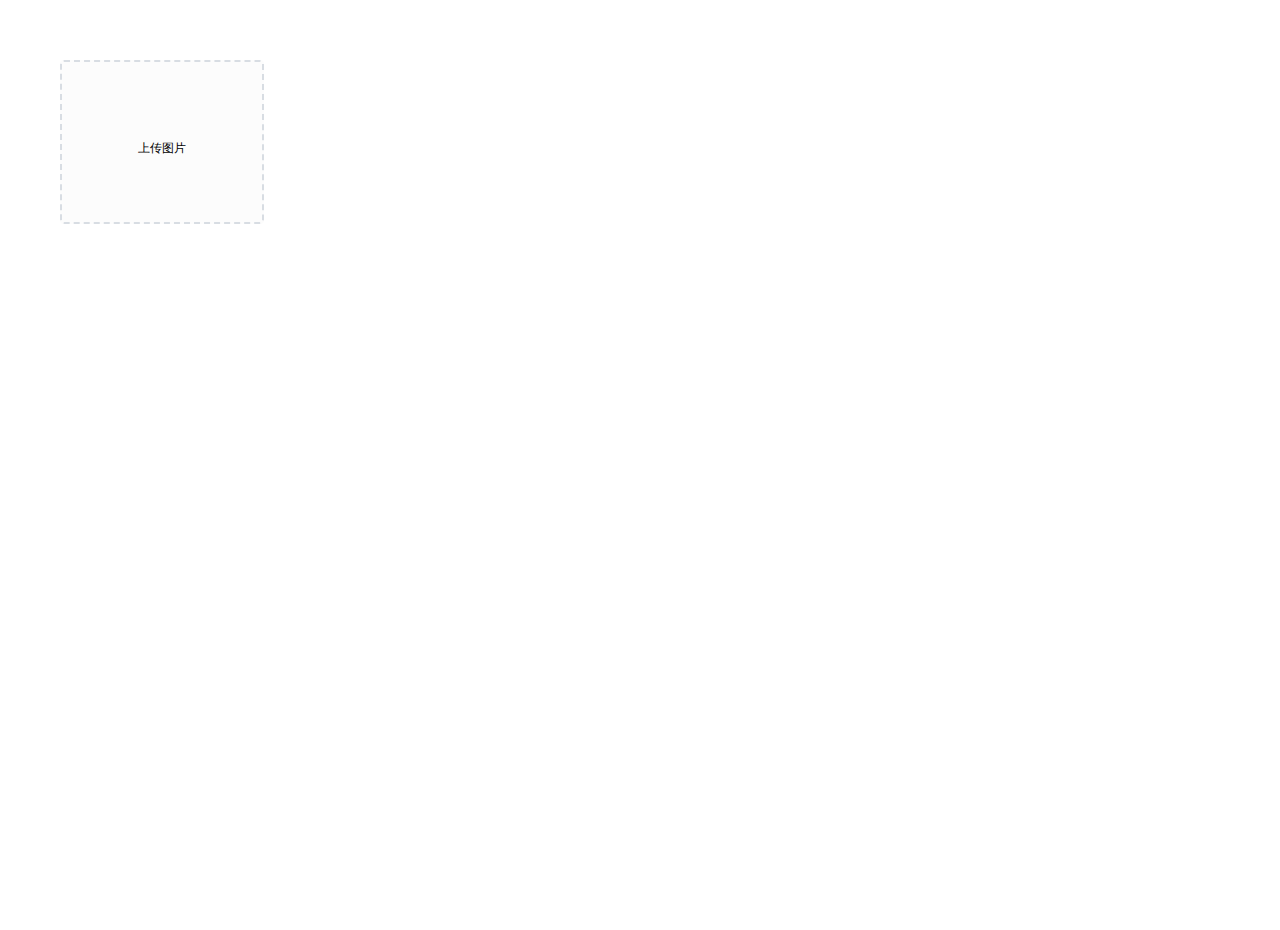
<file: src/main/resources/backend/page/demo/upload.html>
<!DOCTYPE html>
<html lang="en">
<head>
  <meta charset="UTF-8">
  <meta http-equiv="X-UA-Compatible" content="IE=edge">
  <meta name="viewport" content="width=device-width, initial-scale=1.0">
  <title>文件上传</title>
  <!-- 引入样式 -->
  <link rel="stylesheet" href="../../plugins/element-ui/index.css" />
  <link rel="stylesheet" href="../../styles/common.css" />
  <link rel="stylesheet" href="../../styles/page.css" />
</head>
<body>
   <div class="addBrand-container" id="food-add-app">
    <div class="container">
        <el-upload class="avatar-uploader"
                action="/common/upload"
                :show-file-list="false"
                :on-success="handleAvatarSuccess"
                :before-upload="beforeUpload"
                ref="upload">
            <img v-if="imageUrl" :src="imageUrl" class="avatar"></img>
            <i v-else class="el-icon-plus avatar-uploader-icon"></i>
        </el-upload>
    </div>
  </div>
    <!-- 开发环境版本，包含了有帮助的命令行警告 -->
    <script src="../../plugins/vue/vue.js"></script>
    <!-- 引入组件库 -->
    <script src="../../plugins/element-ui/index.js"></script>
    <!-- 引入axios -->
    <script src="../../plugins/axios/axios.min.js"></script>
    <script src="../../js/index.js"></script>
    <script>
      new Vue({
        el: '#food-add-app',
        data() {
          return {
            imageUrl: ''
          }
        },
        methods: {
          handleAvatarSuccess (response, file, fileList) {
              this.imageUrl = `/common/download?name=${response.data}`
          },
          beforeUpload (file) {
            if(file){
              const suffix = file.name.split('.')[1]
              const size = file.size / 1024 / 1024 < 2
              if(['png','jpeg','jpg'].indexOf(suffix) < 0){
                this.$message.error('上传图片只支持 png、jpeg、jpg 格式！')
                this.$refs.upload.clearFiles()
                return false
              }
              if(!size){
                this.$message.error('上传文件大小不能超过 2MB!')
                return false
              }
              return file
            }
          }
        }
      })
    </script>
</body>
</html>
</file>
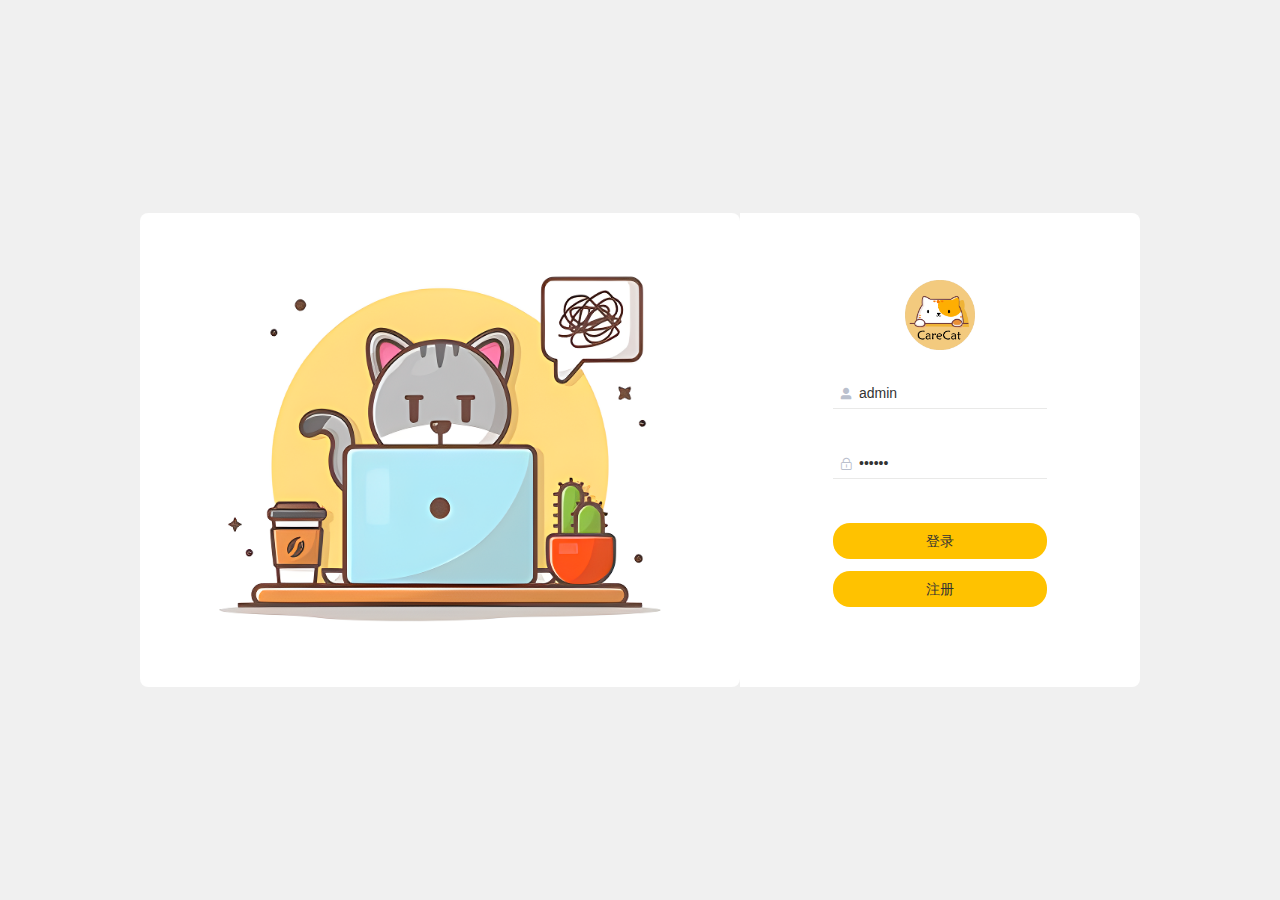
<file: src/main/resources/backend/page/login/login.html>
<!DOCTYPE html>
<html lang="en">

<head>
  <meta charset="UTF-8">
  <meta http-equiv="X-UA-Compatible" content="IE=edge">
  <meta name="viewport" content="width=device-width, initial-scale=1.0">
  <title>CareCat</title>
  <link rel="shortcut icon" href="../../favicon.ico">
  <!-- 引入样式 -->
  <link rel="stylesheet" href="../../plugins/element-ui/index.css" />
  <link rel="stylesheet" href="../../styles/common.css">
  <link rel="stylesheet" href="../../styles/login.css">
  <link rel="stylesheet" href="../../styles/icon/iconfont.css" />
  <style>
    .body{
      min-width: 1366px;
    }
  </style>
</head>

<body>
  <div class="login" id="login-app">
    <div class="login-box">
      <img src="../../images/login/login-l.png" alt="" style="border-radius: 8px;">
      <div class="login-form">
        <el-form ref="loginForm" :model="loginForm" :rules="loginRules" >
          <div class="login-form-title">
            <img src="../../images/login/logo.png" style="width:70px;height:70px;" alt="" />
          </div>
          <el-form-item prop="username">
            <el-input v-model="loginForm.username" type="text" auto-complete="off" placeholder="账号" maxlength="20"
              prefix-icon="el-icon-user-solid"></el-input>
          </el-form-item>
          <el-form-item prop="password">
            <el-input v-model="loginForm.password" type="password" placeholder="密码" prefix-icon="el-icon-lock" maxlength="20"
              @keyup.enter.native="handleLogin" />
          </el-form-item>
          <el-form-item style="width:100%;">
              <el-button :loading="loading" class="login-btn" size="medium" type="primary" style="width:100%;"
                         @click.native.prevent="handleLogin">
                <span v-if="!loading">登录</span>
                <span v-else>登录中...</span>
              </el-button>
              <el-button :loading="loadinging" class="login-btn" size="medium" type="primary" style="width:100%;margin-left: 0"
                         @click.native.prevent="handleRegister">
                <span >注册</span>
              </el-button>

          </el-form-item>
        </el-form>
      </div>
    </div>
  </div>

  <!-- 开发环境版本，包含了有帮助的命令行警告 -->
  <script src="../../plugins/vue/vue.js"></script>
  <!-- 引入组件库 -->
  <script src="../../plugins/element-ui/index.js"></script>
  <!-- 引入axios -->
  <script src="../../plugins/axios/axios.min.js"></script>
  <script src="../../js/request.js"></script>
  <script src="../../js/validate.js"></script>
  <script src="../../api/login.js"></script>

  <script>
    new Vue({
      el: '#login-app',
      data() {
        return {
          loginForm:{
            username: 'admin',
            password: '123456'
          },
          loading: false,
          loadinging: false
        }
      },
      computed: {
        loginRules() {
          const validateUsername = (rule, value, callback) => {
            if (value.length < 1 ) {
              callback(new Error('请输入用户名'))
            } else {
              callback()
            }
          }
          const validatePassword = (rule, value, callback) => {
            if (value.length < 6) {
              callback(new Error('密码必须在6位以上'))
            } else {
              callback()
            }
          }
          return {
            'username': [{ 'validator': validateUsername, 'trigger': 'blur' }],
            'password': [{ 'validator': validatePassword, 'trigger': 'blur' }]
          }
        }
      },
      created() {
      },
      methods: {
        async handleLogin() {
          this.$refs.loginForm.validate(async (valid) => {
            if (valid) {
              this.loading = true
              let res = await loginApi(this.loginForm)
              if (String(res.code) === '1') {//1表示登录成功
                this.$message.success("登录成功")
                localStorage.setItem('userInfo',JSON.stringify(res.data))
                window.location.href= '/backend/index.html'
              } else {
                this.$message.error(res.msg)
                this.loading = false
              }
            }
          })
        },
        async handleRegister() {
              window.location.href= '/backend/page/login/register.html'
        }
      }
    })
  </script>
</body>

</html>
</file>
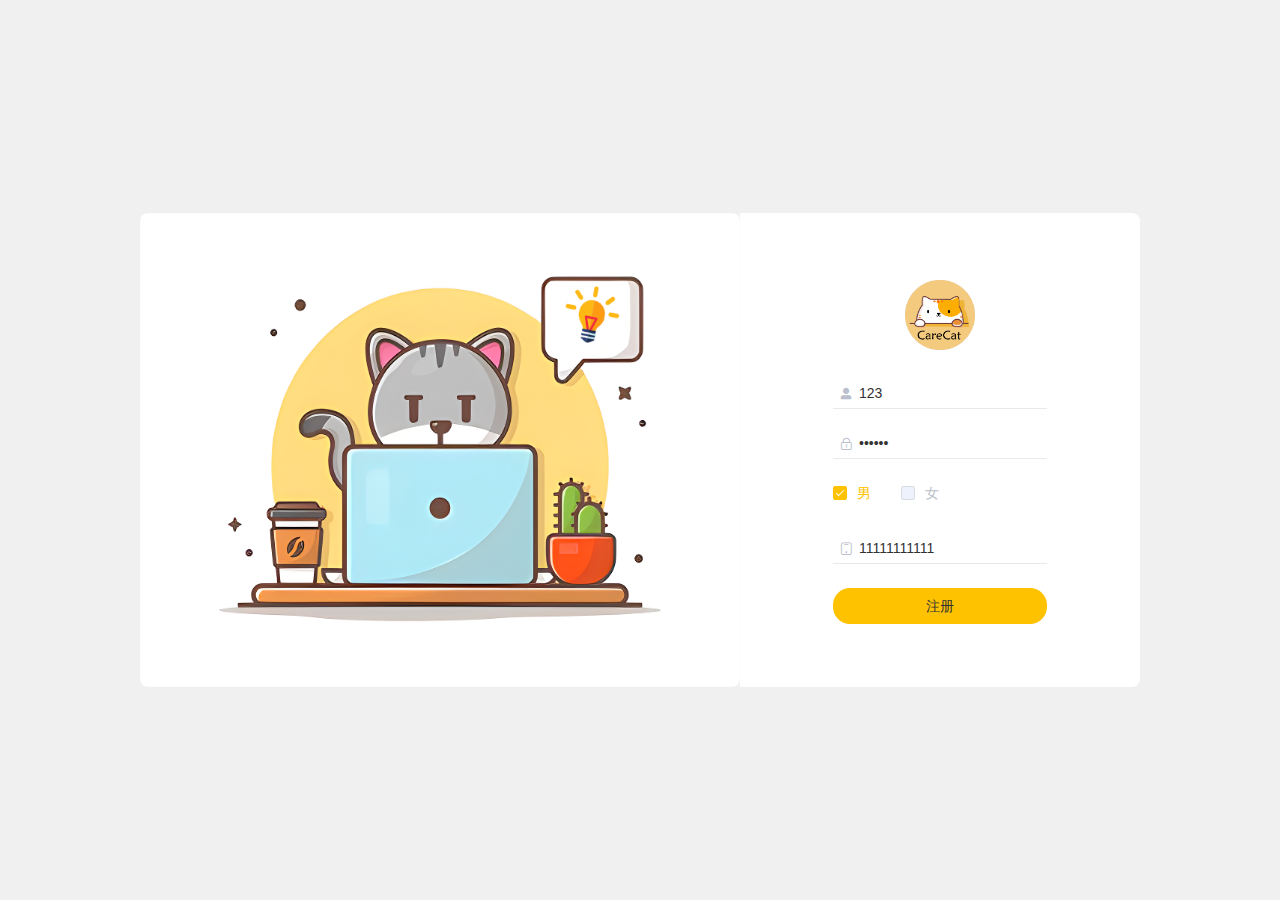
<file: src/main/resources/backend/page/login/register.html>
<!DOCTYPE html>
<html lang="en">

<head>
    <meta charset="UTF-8">
    <meta http-equiv="X-UA-Compatible" content="IE=edge">
    <meta name="viewport" content="width=device-width, initial-scale=1.0">
    <title>CareCat</title>
    <link rel="shortcut icon" href="../../favicon.ico">
    <!-- 引入样式 -->
    <link rel="stylesheet" href="../../plugins/element-ui/index.css" />
    <link rel="stylesheet" href="../../styles/common.css">
    <link rel="stylesheet" href="../../styles/login.css">
    <link rel="stylesheet" href="../../styles/icon/iconfont.css" />
    <style>
        .body{
            min-width: 1366px;
        }
    </style>
</head>

<body>
<div class="login" id="register-app">
    <div class="login-box">
        <img src="../../images/login/register-l.png" alt="" style="border-radius: 8px;">
        <div class="login-form">
            <el-form ref="regiterForm" :model="regiterForm" :rules="loginRules" >
                <div class="login-form-title">
                    <img src="../../images/login/logo.png" style="width:70px;height:70px;" alt="" />
                </div>
                <el-form-item prop="username" style="margin-bottom: 10px;">
                    <el-input v-model="regiterForm.username" type="text" auto-complete="off" placeholder="账号" maxlength="20"
                              prefix-icon="el-icon-user-solid"></el-input>
                </el-form-item>
                <el-form-item prop="password" style="margin-bottom: 10px;">
                    <el-input v-model="regiterForm.password" type="password" placeholder="密码" prefix-icon="el-icon-lock" maxlength="20"/>
                </el-form-item>
                <el-form-item prop="sex" style="margin-bottom: 10px;">
                    <temple style="margin-bottom: 10px;">
                        <el-checkbox-group v-model="sex" :min="0" :max="1">
                            <el-checkbox  label="男"></el-checkbox>
                            <el-checkbox  label="女"></el-checkbox>
                        </el-checkbox-group>
                    </temple>
                </el-form-item>
                <el-form-item prop="phone" style="margin-bottom: 10px;">
                    <el-input v-model="regiterForm.phone" type="text" placeholder="手机号码" prefix-icon="el-icon-mobile" maxlength="20"
                              @keyup.enter.native="handleRegister" />
                </el-form-item>
                <el-form-item style="width:100% ; margin-bottom: 15px;" >
                    <el-button :loading="loading" class="login-btn" size="medium" type="primary" style="width:100%;margin-left: 0"
                               @click.native.prevent="handleRegister">
                        <span >注册</span>
                    </el-button>
                </el-form-item>
            </el-form>
        </div>
    </div>
</div>

<!-- 开发环境版本，包含了有帮助的命令行警告 -->
<script src="../../plugins/vue/vue.js"></script>
<!-- 引入组件库 -->
<script src="../../plugins/element-ui/index.js"></script>
<!-- 引入axios -->
<script src="../../plugins/axios/axios.min.js"></script>
<script src="../../js/request.js"></script>
<script src="../../js/validate.js"></script>
<script src="../../api/register.js"></script>

<script>
    new Vue({
        el: '#register-app',
        data() {
            return {
                sex:['男'],
                regiterForm:{
                    id:'',
                    username: '123',
                    password: '111111',
                    sex:'',
                    phone:'11111111111',
                },
                loading: false
            }
        },
        computed: {
            loginRules() {
                const validateUsername = (rule, value, callback) => {
                    if (value.length < 1 ) {
                        callback(new Error('请输入用户名'))
                    } else {
                        callback()
                    }
                }
                const validatePassword = (rule, value, callback) => {
                    if (value.length < 6) {
                        callback(new Error('密码必须在6位以上'))
                    } else {
                        callback()
                    }
                }
                const validatePhone = (rule, value, callback) => {
                    if (value.length !==11) {
                        callback(new Error('手机号码错误'))
                    } else {
                        callback()
                    }
                }

                return {
                    'username': [{ 'validator': validateUsername, 'trigger': 'blur' }],
                    'password': [{ 'validator': validatePassword, 'trigger': 'blur' }],
                    'phone': [{ 'validator': validatePhone, 'trigger': 'blur' }]
                }
            }
        },
        created() {
        },
        methods: {
            async handleRegister() {
                this.$refs.regiterForm.validate(async (valid) => {
                    if (valid) {
                        this.regiterForm.sex=this.sex[0]
                        this.loading = true
                        let res = await registerApi(this.regiterForm)
                        if (String(res.code) === '1') {//1表示注册成功
                            this.$message.success("注册成功")
                            localStorage.setItem('userInfo',JSON.stringify(res.data))
                            window.location.href= '/backend/index.html'
                        } else {
                            this.$message.error(res.msg)
                            this.loading = false
                        }
                    }
                })
            }
        }
    })
</script>
</body>

</html>
</file>
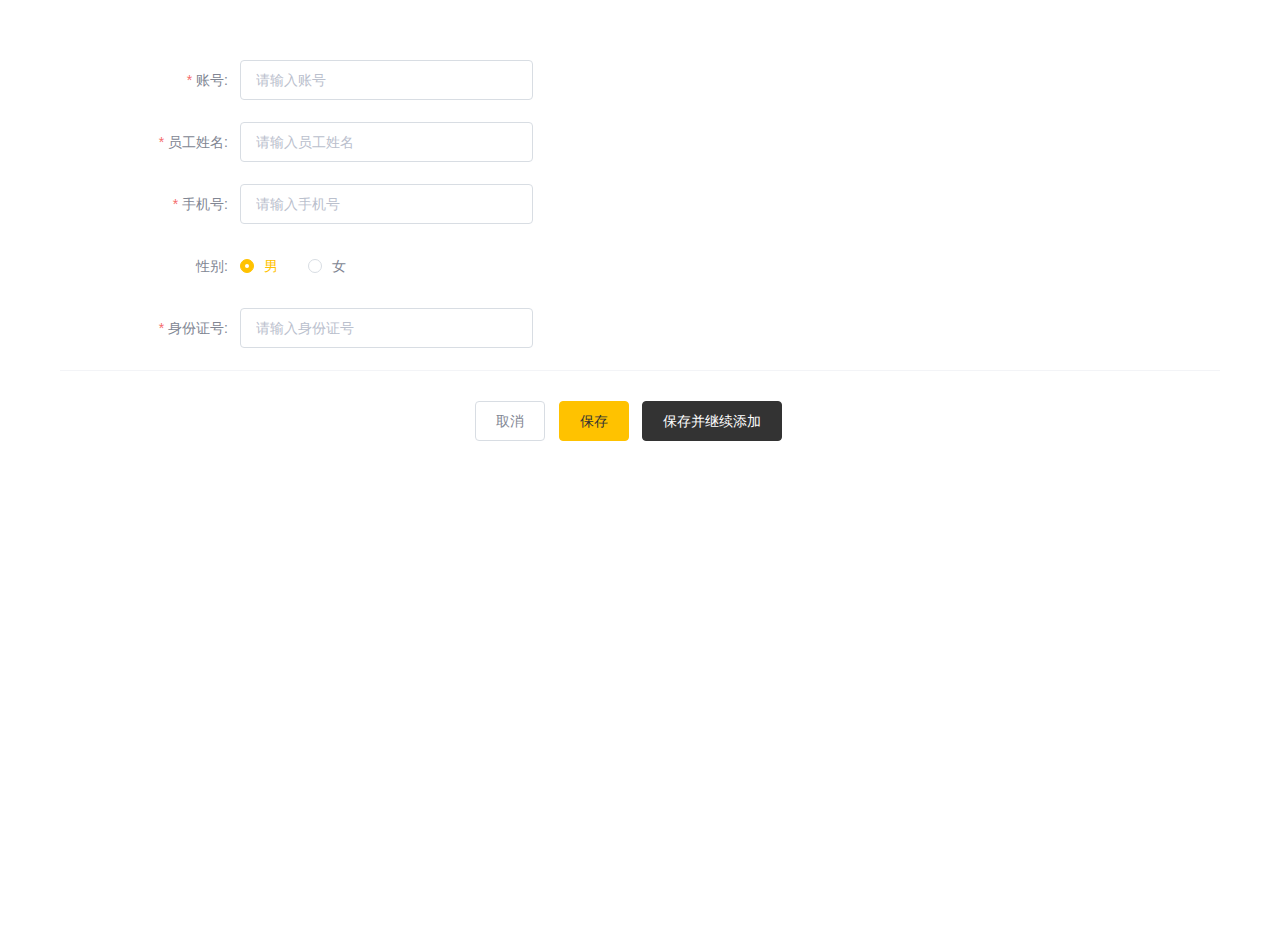
<file: src/main/resources/backend/page/member/add.html>
<!DOCTYPE html>
<html lang="en">
<head>
  <meta charset="UTF-8">
  <meta http-equiv="X-UA-Compatible" content="IE=edge">
  <meta name="viewport" content="width=device-width, initial-scale=1.0">
  <title>Document</title>
  <!-- 引入样式 -->
  <link rel="stylesheet" href="../../plugins/element-ui/index.css" />
  <link rel="stylesheet" href="../../styles/common.css" />
  <link rel="stylesheet" href="../../styles/page.css" />
</head>
<body>
  <div class="addBrand-container" id="member-add-app">
    <div class="container">
      <el-form
        ref="ruleForm"
        :model="ruleForm"
        :rules="rules"
        :inline="false"
        label-width="180px"
        class="demo-ruleForm"
      >
        <el-form-item label="账号:" prop="username">
          <el-input v-model="ruleForm.username" placeholder="请输入账号" maxlength="20"/>
        </el-form-item>
        <el-form-item
          label="员工姓名:"
          prop="name"
        >
          <el-input
            v-model="ruleForm.name"
            placeholder="请输入员工姓名"
            maxlength="20"
          />
        </el-form-item>

        <el-form-item
          label="手机号:"
          prop="phone"
        >
          <el-input
            v-model="ruleForm.phone"
            placeholder="请输入手机号"
            maxlength="20"
          />
        </el-form-item>
        <el-form-item
          label="性别:"
          prop="sex"
        >
          <el-radio-group v-model="ruleForm.sex">
            <el-radio label="男"></el-radio>
            <el-radio label="女"></el-radio>
          </el-radio-group>
        </el-form-item>
        <el-form-item
          label="身份证号:"
          prop="idNumber"
        >
          <el-input
            v-model="ruleForm.idNumber"
            placeholder="请输入身份证号"
            maxlength="20"
          />
        </el-form-item>
        <div class="subBox address">
          <el-form-item>
            <el-button  @click="goBack()">
              取消
            </el-button>
            <el-button
              type="primary"
              @click="submitForm('ruleForm', false)"
            >
              保存
            </el-button>
            <el-button
              v-if="actionType == 'add'"
              type="primary"
              class="continue"
              @click="submitForm('ruleForm', true)"
            >
              保存并继续添加
            </el-button>
          </el-form-item>
        </div>
      </el-form>
    </div>
  </div>
    <!-- 开发环境版本，包含了有帮助的命令行警告 -->
    <script src="../../plugins/vue/vue.js"></script>
    <!-- 引入组件库 -->
    <script src="../../plugins/element-ui/index.js"></script>
    <!-- 引入axios -->
    <script src="../../plugins/axios/axios.min.js"></script>
    <script src="../../js/request.js"></script>
    <script src="../../api/member.js"></script>
    <script src="../../js/validate.js"></script>
    <script src="../../js/index.js"></script>
    <script>
      new Vue({
        el: '#member-add-app',
        data() {
          return {
            id: '',
            actionType : '',
            ruleForm : {
                'name': '',
                'phone': '',
                'sex': '男',
                'idNumber': '',
                username: ''
            }
          }
        },
        computed: {
          rules () {
            return {
              //账号
              username: [
                {
                  required: true, 'validator': checkUserName, trigger: 'blur'
                }
              ],
              //姓名
              name: [{ required: true, 'validator': checkName, 'trigger': 'blur' }],
              'phone': [{ 'required': true, 'validator': checkPhone, 'trigger': 'blur' }],
              'idNumber': [{ 'required': true, 'validator': validID, 'trigger': 'blur' }]
            }
          }
        },
        created() {
          this.id = requestUrlParam('id')
          this.actionType = this.id ? 'edit' : 'add'
          if (this.id) {
            this.init()
          }
        },
        mounted() {
        },
        methods: {
          async init () {
            queryEmployeeById(this.id).then(res => {
              console.log(res)
              if (String(res.code) === '1') {
                console.log(res.data)
                this.ruleForm = res.data
                this.ruleForm.sex = res.data.sex === '0' ? '女' : '男'
                // this.ruleForm.password = ''
              } else {
                this.$message.error(res.msg || '操作失败')
              }
            })
          },
          submitForm (formName, st) {
            this.$refs[formName].validate((valid) => {
              if (valid) {
                if (this.actionType === 'add') {
                  const params = {
                    ...this.ruleForm,
                    sex: this.ruleForm.sex === '女' ? '0' : '1'
                  }
                  addEmployee(params).then(res => {
                    if (res.code === 1) {
                      this.$message.success('员工添加成功！')
                      if (!st) {
                        this.goBack()
                      } else {
                        this.ruleForm = {
                          username: '',
                          'name': '',
                          'phone': '',
                          // 'password': '',
                          // 'rePassword': '',/
                          'sex': '男',
                          'idNumber': ''
                        }
                      }
                    } else {
                      this.$message.error(res.msg || '操作失败')
                    }
                  }).catch(err => {
                    this.$message.error('请求出错了：' + err)
                  })
                } else {
                  const params = {
                    ...this.ruleForm,
                    sex: this.ruleForm.sex === '女' ? '0' : '1'
                  }
                  editEmployee(params).then(res => {
                    if (res.code === 1) {
                      this.$message.success('员工信息修改成功！')
                      this.goBack()
                    } else {
                      this.$message.error(res.msg || '操作失败')
                    }
                  }).catch(err => {
                    this.$message.error('请求出错了：' + err)
                  })
                }
              } else {
                console.log('error submit!!')
                return false
              }
            })
          },
          goBack(){
            window.parent.menuHandle({
              id: '2',
              url: '/backend/page/member/list.html',
              name: '员工管理'
            },false)
          }
        }
      })
    </script>
</body>
</html>
</file>
<file: src/main/resources/backend/plugins/element-ui/index.css>
@charset "UTF-8";.el-pagination--small .arrow.disabled,.el-table .hidden-columns,.el-table td.is-hidden>*,.el-table th.is-hidden>*,.el-table--hidden{visibility:hidden}.el-input__suffix,.el-tree.is-dragging .el-tree-node__content *{pointer-events:none}.el-dropdown .el-dropdown-selfdefine:focus:active,.el-dropdown .el-dropdown-selfdefine:focus:not(.focusing),.el-message__closeBtn:focus,.el-message__content:focus,.el-popover:focus,.el-popover:focus:active,.el-popover__reference:focus:hover,.el-popover__reference:focus:not(.focusing),.el-rate:active,.el-rate:focus,.el-tooltip:focus:hover,.el-tooltip:focus:not(.focusing),.el-upload-list__item.is-success:active,.el-upload-list__item.is-success:not(.focusing):focus{outline-width:0}@font-face{font-family:element-icons;src:url(fonts/element-icons.woff) format("woff"),url(fonts/element-icons.ttf) format("truetype");font-weight:400;font-display:"auto";font-style:normal}[class*=" el-icon-"],[class^=el-icon-]{font-family:element-icons!important;speak:none;font-style:normal;font-weight:400;font-variant:normal;text-transform:none;line-height:1;vertical-align:baseline;display:inline-block;-webkit-font-smoothing:antialiased;-moz-osx-font-smoothing:grayscale}.el-icon-ice-cream-round:before{content:"\e6a0"}.el-icon-ice-cream-square:before{content:"\e6a3"}.el-icon-lollipop:before{content:"\e6a4"}.el-icon-potato-strips:before{content:"\e6a5"}.el-icon-milk-tea:before{content:"\e6a6"}.el-icon-ice-drink:before{content:"\e6a7"}.el-icon-ice-tea:before{content:"\e6a9"}.el-icon-coffee:before{content:"\e6aa"}.el-icon-orange:before{content:"\e6ab"}.el-icon-pear:before{content:"\e6ac"}.el-icon-apple:before{content:"\e6ad"}.el-icon-cherry:before{content:"\e6ae"}.el-icon-watermelon:before{content:"\e6af"}.el-icon-grape:before{content:"\e6b0"}.el-icon-refrigerator:before{content:"\e6b1"}.el-icon-goblet-square-full:before{content:"\e6b2"}.el-icon-goblet-square:before{content:"\e6b3"}.el-icon-goblet-full:before{content:"\e6b4"}.el-icon-goblet:before{content:"\e6b5"}.el-icon-cold-drink:before{content:"\e6b6"}.el-icon-coffee-cup:before{content:"\e6b8"}.el-icon-water-cup:before{content:"\e6b9"}.el-icon-hot-water:before{content:"\e6ba"}.el-icon-ice-cream:before{content:"\e6bb"}.el-icon-dessert:before{content:"\e6bc"}.el-icon-sugar:before{content:"\e6bd"}.el-icon-tableware:before{content:"\e6be"}.el-icon-burger:before{content:"\e6bf"}.el-icon-knife-fork:before{content:"\e6c1"}.el-icon-fork-spoon:before{content:"\e6c2"}.el-icon-chicken:before{content:"\e6c3"}.el-icon-food:before{content:"\e6c4"}.el-icon-dish-1:before{content:"\e6c5"}.el-icon-dish:before{content:"\e6c6"}.el-icon-moon-night:before{content:"\e6ee"}.el-icon-moon:before{content:"\e6f0"}.el-icon-cloudy-and-sunny:before{content:"\e6f1"}.el-icon-partly-cloudy:before{content:"\e6f2"}.el-icon-cloudy:before{content:"\e6f3"}.el-icon-sunny:before{content:"\e6f6"}.el-icon-sunset:before{content:"\e6f7"}.el-icon-sunrise-1:before{content:"\e6f8"}.el-icon-sunrise:before{content:"\e6f9"}.el-icon-heavy-rain:before{content:"\e6fa"}.el-icon-lightning:before{content:"\e6fb"}.el-icon-light-rain:before{content:"\e6fc"}.el-icon-wind-power:before{content:"\e6fd"}.el-icon-baseball:before{content:"\e712"}.el-icon-soccer:before{content:"\e713"}.el-icon-football:before{content:"\e715"}.el-icon-basketball:before{content:"\e716"}.el-icon-ship:before{content:"\e73f"}.el-icon-truck:before{content:"\e740"}.el-icon-bicycle:before{content:"\e741"}.el-icon-mobile-phone:before{content:"\e6d3"}.el-icon-service:before{content:"\e6d4"}.el-icon-key:before{content:"\e6e2"}.el-icon-unlock:before{content:"\e6e4"}.el-icon-lock:before{content:"\e6e5"}.el-icon-watch:before{content:"\e6fe"}.el-icon-watch-1:before{content:"\e6ff"}.el-icon-timer:before{content:"\e702"}.el-icon-alarm-clock:before{content:"\e703"}.el-icon-map-location:before{content:"\e704"}.el-icon-delete-location:before{content:"\e705"}.el-icon-add-location:before{content:"\e706"}.el-icon-location-information:before{content:"\e707"}.el-icon-location-outline:before{content:"\e708"}.el-icon-location:before{content:"\e79e"}.el-icon-place:before{content:"\e709"}.el-icon-discover:before{content:"\e70a"}.el-icon-first-aid-kit:before{content:"\e70b"}.el-icon-trophy-1:before{content:"\e70c"}.el-icon-trophy:before{content:"\e70d"}.el-icon-medal:before{content:"\e70e"}.el-icon-medal-1:before{content:"\e70f"}.el-icon-stopwatch:before{content:"\e710"}.el-icon-mic:before{content:"\e711"}.el-icon-copy-document:before{content:"\e718"}.el-icon-full-screen:before{content:"\e719"}.el-icon-switch-button:before{content:"\e71b"}.el-icon-aim:before{content:"\e71c"}.el-icon-crop:before{content:"\e71d"}.el-icon-odometer:before{content:"\e71e"}.el-icon-time:before{content:"\e71f"}.el-icon-bangzhu:before{content:"\e724"}.el-icon-close-notification:before{content:"\e726"}.el-icon-microphone:before{content:"\e727"}.el-icon-turn-off-microphone:before{content:"\e728"}.el-icon-position:before{content:"\e729"}.el-icon-postcard:before{content:"\e72a"}.el-icon-message:before{content:"\e72b"}.el-icon-chat-line-square:before{content:"\e72d"}.el-icon-chat-dot-square:before{content:"\e72e"}.el-icon-chat-dot-round:before{content:"\e72f"}.el-icon-chat-square:before{content:"\e730"}.el-icon-chat-line-round:before{content:"\e731"}.el-icon-chat-round:before{content:"\e732"}.el-icon-set-up:before{content:"\e733"}.el-icon-turn-off:before{content:"\e734"}.el-icon-open:before{content:"\e735"}.el-icon-connection:before{content:"\e736"}.el-icon-link:before{content:"\e737"}.el-icon-cpu:before{content:"\e738"}.el-icon-thumb:before{content:"\e739"}.el-icon-female:before{content:"\e73a"}.el-icon-male:before{content:"\e73b"}.el-icon-guide:before{content:"\e73c"}.el-icon-news:before{content:"\e73e"}.el-icon-price-tag:before{content:"\e744"}.el-icon-discount:before{content:"\e745"}.el-icon-wallet:before{content:"\e747"}.el-icon-coin:before{content:"\e748"}.el-icon-money:before{content:"\e749"}.el-icon-bank-card:before{content:"\e74a"}.el-icon-box:before{content:"\e74b"}.el-icon-present:before{content:"\e74c"}.el-icon-sell:before{content:"\e6d5"}.el-icon-sold-out:before{content:"\e6d6"}.el-icon-shopping-bag-2:before{content:"\e74d"}.el-icon-shopping-bag-1:before{content:"\e74e"}.el-icon-shopping-cart-2:before{content:"\e74f"}.el-icon-shopping-cart-1:before{content:"\e750"}.el-icon-shopping-cart-full:before{content:"\e751"}.el-icon-smoking:before{content:"\e752"}.el-icon-no-smoking:before{content:"\e753"}.el-icon-house:before{content:"\e754"}.el-icon-table-lamp:before{content:"\e755"}.el-icon-school:before{content:"\e756"}.el-icon-office-building:before{content:"\e757"}.el-icon-toilet-paper:before{content:"\e758"}.el-icon-notebook-2:before{content:"\e759"}.el-icon-notebook-1:before{content:"\e75a"}.el-icon-files:before{content:"\e75b"}.el-icon-collection:before{content:"\e75c"}.el-icon-receiving:before{content:"\e75d"}.el-icon-suitcase-1:before{content:"\e760"}.el-icon-suitcase:before{content:"\e761"}.el-icon-film:before{content:"\e763"}.el-icon-collection-tag:before{content:"\e765"}.el-icon-data-analysis:before{content:"\e766"}.el-icon-pie-chart:before{content:"\e767"}.el-icon-data-board:before{content:"\e768"}.el-icon-data-line:before{content:"\e76d"}.el-icon-reading:before{content:"\e769"}.el-icon-magic-stick:before{content:"\e76a"}.el-icon-coordinate:before{content:"\e76b"}.el-icon-mouse:before{content:"\e76c"}.el-icon-brush:before{content:"\e76e"}.el-icon-headset:before{content:"\e76f"}.el-icon-umbrella:before{content:"\e770"}.el-icon-scissors:before{content:"\e771"}.el-icon-mobile:before{content:"\e773"}.el-icon-attract:before{content:"\e774"}.el-icon-monitor:before{content:"\e775"}.el-icon-search:before{content:"\e778"}.el-icon-takeaway-box:before{content:"\e77a"}.el-icon-paperclip:before{content:"\e77d"}.el-icon-printer:before{content:"\e77e"}.el-icon-document-add:before{content:"\e782"}.el-icon-document:before{content:"\e785"}.el-icon-document-checked:before{content:"\e786"}.el-icon-document-copy:before{content:"\e787"}.el-icon-document-delete:before{content:"\e788"}.el-icon-document-remove:before{content:"\e789"}.el-icon-tickets:before{content:"\e78b"}.el-icon-folder-checked:before{content:"\e77f"}.el-icon-folder-delete:before{content:"\e780"}.el-icon-folder-remove:before{content:"\e781"}.el-icon-folder-add:before{content:"\e783"}.el-icon-folder-opened:before{content:"\e784"}.el-icon-folder:before{content:"\e78a"}.el-icon-edit-outline:before{content:"\e764"}.el-icon-edit:before{content:"\e78c"}.el-icon-date:before{content:"\e78e"}.el-icon-c-scale-to-original:before{content:"\e7c6"}.el-icon-view:before{content:"\e6ce"}.el-icon-loading:before{content:"\e6cf"}.el-icon-rank:before{content:"\e6d1"}.el-icon-sort-down:before{content:"\e7c4"}.el-icon-sort-up:before{content:"\e7c5"}.el-icon-sort:before{content:"\e6d2"}.el-icon-finished:before{content:"\e6cd"}.el-icon-refresh-left:before{content:"\e6c7"}.el-icon-refresh-right:before{content:"\e6c8"}.el-icon-refresh:before{content:"\e6d0"}.el-icon-video-play:before{content:"\e7c0"}.el-icon-video-pause:before{content:"\e7c1"}.el-icon-d-arrow-right:before{content:"\e6dc"}.el-icon-d-arrow-left:before{content:"\e6dd"}.el-icon-arrow-up:before{content:"\e6e1"}.el-icon-arrow-down:before{content:"\e6df"}.el-icon-arrow-right:before{content:"\e6e0"}.el-icon-arrow-left:before{content:"\e6de"}.el-icon-top-right:before{content:"\e6e7"}.el-icon-top-left:before{content:"\e6e8"}.el-icon-top:before{content:"\e6e6"}.el-icon-bottom:before{content:"\e6eb"}.el-icon-right:before{content:"\e6e9"}.el-icon-back:before{content:"\e6ea"}.el-icon-bottom-right:before{content:"\e6ec"}.el-icon-bottom-left:before{content:"\e6ed"}.el-icon-caret-top:before{content:"\e78f"}.el-icon-caret-bottom:before{content:"\e790"}.el-icon-caret-right:before{content:"\e791"}.el-icon-caret-left:before{content:"\e792"}.el-icon-d-caret:before{content:"\e79a"}.el-icon-share:before{content:"\e793"}.el-icon-menu:before{content:"\e798"}.el-icon-s-grid:before{content:"\e7a6"}.el-icon-s-check:before{content:"\e7a7"}.el-icon-s-data:before{content:"\e7a8"}.el-icon-s-opportunity:before{content:"\e7aa"}.el-icon-s-custom:before{content:"\e7ab"}.el-icon-s-claim:before{content:"\e7ad"}.el-icon-s-finance:before{content:"\e7ae"}.el-icon-s-comment:before{content:"\e7af"}.el-icon-s-flag:before{content:"\e7b0"}.el-icon-s-marketing:before{content:"\e7b1"}.el-icon-s-shop:before{content:"\e7b4"}.el-icon-s-open:before{content:"\e7b5"}.el-icon-s-management:before{content:"\e7b6"}.el-icon-s-ticket:before{content:"\e7b7"}.el-icon-s-release:before{content:"\e7b8"}.el-icon-s-home:before{content:"\e7b9"}.el-icon-s-promotion:before{content:"\e7ba"}.el-icon-s-operation:before{content:"\e7bb"}.el-icon-s-unfold:before{content:"\e7bc"}.el-icon-s-fold:before{content:"\e7a9"}.el-icon-s-platform:before{content:"\e7bd"}.el-icon-s-order:before{content:"\e7be"}.el-icon-s-cooperation:before{content:"\e7bf"}.el-icon-bell:before{content:"\e725"}.el-icon-message-solid:before{content:"\e799"}.el-icon-video-camera:before{content:"\e772"}.el-icon-video-camera-solid:before{content:"\e796"}.el-icon-camera:before{content:"\e779"}.el-icon-camera-solid:before{content:"\e79b"}.el-icon-download:before{content:"\e77c"}.el-icon-upload2:before{content:"\e77b"}.el-icon-upload:before{content:"\e7c3"}.el-icon-picture-outline-round:before{content:"\e75f"}.el-icon-picture-outline:before{content:"\e75e"}.el-icon-picture:before{content:"\e79f"}.el-icon-close:before{content:"\e6db"}.el-icon-check:before{content:"\e6da"}.el-icon-plus:before{content:"\e6d9"}.el-icon-minus:before{content:"\e6d8"}.el-icon-help:before{content:"\e73d"}.el-icon-s-help:before{content:"\e7b3"}.el-icon-circle-close:before{content:"\e78d"}.el-icon-circle-check:before{content:"\e720"}.el-icon-circle-plus-outline:before{content:"\e723"}.el-icon-remove-outline:before{content:"\e722"}.el-icon-zoom-out:before{content:"\e776"}.el-icon-zoom-in:before{content:"\e777"}.el-icon-error:before{content:"\e79d"}.el-icon-success:before{content:"\e79c"}.el-icon-circle-plus:before{content:"\e7a0"}.el-icon-remove:before{content:"\e7a2"}.el-icon-info:before{content:"\e7a1"}.el-icon-question:before{content:"\e7a4"}.el-icon-warning-outline:before{content:"\e6c9"}.el-icon-warning:before{content:"\e7a3"}.el-icon-goods:before{content:"\e7c2"}.el-icon-s-goods:before{content:"\e7b2"}.el-icon-star-off:before{content:"\e717"}.el-icon-star-on:before{content:"\e797"}.el-icon-more-outline:before{content:"\e6cc"}.el-icon-more:before{content:"\e794"}.el-icon-phone-outline:before{content:"\e6cb"}.el-icon-phone:before{content:"\e795"}.el-icon-user:before{content:"\e6e3"}.el-icon-user-solid:before{content:"\e7a5"}.el-icon-setting:before{content:"\e6ca"}.el-icon-s-tools:before{content:"\e7ac"}.el-icon-delete:before{content:"\e6d7"}.el-icon-delete-solid:before{content:"\e7c9"}.el-icon-eleme:before{content:"\e7c7"}.el-icon-platform-eleme:before{content:"\e7ca"}.el-icon-loading{-webkit-animation:rotating 2s linear infinite;animation:rotating 2s linear infinite}.el-icon--right{margin-left:5px}.el-icon--left{margin-right:5px}@-webkit-keyframes rotating{0%{-webkit-transform:rotateZ(0);transform:rotateZ(0)}100%{-webkit-transform:rotateZ(360deg);transform:rotateZ(360deg)}}@keyframes rotating{0%{-webkit-transform:rotateZ(0);transform:rotateZ(0)}100%{-webkit-transform:rotateZ(360deg);transform:rotateZ(360deg)}}.el-pagination{white-space:nowrap;padding:2px 5px;color:#303133;font-weight:700}.el-pagination::after,.el-pagination::before{display:table;content:""}.el-pagination::after{clear:both}.el-pagination button,.el-pagination span:not([class*=suffix]){display:inline-block;font-size:13px;min-width:35.5px;height:28px;line-height:28px;vertical-align:top;-webkit-box-sizing:border-box;box-sizing:border-box}.el-pagination .el-input__inner{text-align:center;-moz-appearance:textfield;line-height:normal}.el-pagination .el-input__suffix{right:0;-webkit-transform:scale(.8);transform:scale(.8)}.el-pagination .el-select .el-input{width:100px;margin:0 5px}.el-pagination .el-select .el-input .el-input__inner{padding-right:25px;border-radius:3px}.el-pagination button{border:none;padding:0 6px;background:0 0}.el-pagination button:focus{outline:0}.el-pagination button:hover{color:#409EFF}.el-pagination button:disabled{color:#C0C4CC;background-color:#FFF;cursor:not-allowed}.el-pagination .btn-next,.el-pagination .btn-prev{background:center center no-repeat #FFF;background-size:16px;cursor:pointer;margin:0;color:#303133}.el-pagination .btn-next .el-icon,.el-pagination .btn-prev .el-icon{display:block;font-size:12px;font-weight:700}.el-pagination .btn-prev{padding-right:12px}.el-pagination .btn-next{padding-left:12px}.el-pagination .el-pager li.disabled{color:#C0C4CC;cursor:not-allowed}.el-pager li,.el-pager li.btn-quicknext:hover,.el-pager li.btn-quickprev:hover{cursor:pointer}.el-pagination--small .btn-next,.el-pagination--small .btn-prev,.el-pagination--small .el-pager li,.el-pagination--small .el-pager li.btn-quicknext,.el-pagination--small .el-pager li.btn-quickprev,.el-pagination--small .el-pager li:last-child{border-color:transparent;font-size:12px;line-height:22px;height:22px;min-width:22px}.el-pagination--small .more::before,.el-pagination--small li.more::before{line-height:24px}.el-pagination--small button,.el-pagination--small span:not([class*=suffix]){height:22px;line-height:22px}.el-pagination--small .el-pagination__editor,.el-pagination--small .el-pagination__editor.el-input .el-input__inner{height:22px}.el-pagination__sizes{margin:0 10px 0 0;font-weight:400;color:#606266}.el-pagination__sizes .el-input .el-input__inner{font-size:13px;padding-left:8px}.el-pagination__sizes .el-input .el-input__inner:hover{border-color:#409EFF}.el-pagination__total{margin-right:10px;font-weight:400;color:#606266}.el-pagination__jump{margin-left:24px;font-weight:400;color:#606266}.el-pagination__jump .el-input__inner{padding:0 3px}.el-pagination__rightwrapper{float:right}.el-pagination__editor{line-height:18px;padding:0 2px;height:28px;text-align:center;margin:0 2px;-webkit-box-sizing:border-box;box-sizing:border-box;border-radius:3px}.el-pager,.el-pagination.is-background .btn-next,.el-pagination.is-background .btn-prev{padding:0}.el-pagination__editor.el-input{width:50px}.el-pagination__editor.el-input .el-input__inner{height:28px}.el-pagination__editor .el-input__inner::-webkit-inner-spin-button,.el-pagination__editor .el-input__inner::-webkit-outer-spin-button{-webkit-appearance:none;margin:0}.el-pagination.is-background .btn-next,.el-pagination.is-background .btn-prev,.el-pagination.is-background .el-pager li{margin:0 5px;background-color:#f4f4f5;color:#606266;min-width:30px;border-radius:2px}.el-pagination.is-background .btn-next.disabled,.el-pagination.is-background .btn-next:disabled,.el-pagination.is-background .btn-prev.disabled,.el-pagination.is-background .btn-prev:disabled,.el-pagination.is-background .el-pager li.disabled{color:#C0C4CC}.el-pagination.is-background .el-pager li:not(.disabled):hover{color:#409EFF}.el-pagination.is-background .el-pager li:not(.disabled).active{background-color:#409EFF;color:#FFF}.el-dialog,.el-pager li{background:#FFF;-webkit-box-sizing:border-box}.el-pagination.is-background.el-pagination--small .btn-next,.el-pagination.is-background.el-pagination--small .btn-prev,.el-pagination.is-background.el-pagination--small .el-pager li{margin:0 3px;min-width:22px}.el-pager,.el-pager li{vertical-align:top;margin:0;display:inline-block}.el-pager{-webkit-user-select:none;-moz-user-select:none;-ms-user-select:none;user-select:none;list-style:none;font-size:0}.el-date-table,.el-table th{-webkit-user-select:none;-moz-user-select:none}.el-pager .more::before{line-height:30px}.el-pager li{padding:0 4px;font-size:13px;min-width:35.5px;height:28px;line-height:28px;box-sizing:border-box;text-align:center}.el-menu--collapse .el-menu .el-submenu,.el-menu--popup{min-width:200px}.el-pager li.btn-quicknext,.el-pager li.btn-quickprev{line-height:28px;color:#303133}.el-pager li.btn-quicknext.disabled,.el-pager li.btn-quickprev.disabled{color:#C0C4CC}.el-pager li.active+li{border-left:0}.el-pager li:hover{color:#409EFF}.el-pager li.active{color:#409EFF;cursor:default}@-webkit-keyframes v-modal-in{0%{opacity:0}}@-webkit-keyframes v-modal-out{100%{opacity:0}}.el-dialog{position:relative;margin:0 auto 50px;border-radius:2px;-webkit-box-shadow:0 1px 3px rgba(0,0,0,.3);box-shadow:0 1px 3px rgba(0,0,0,.3);box-sizing:border-box;width:50%}.el-dialog.is-fullscreen{width:100%;margin-top:0;margin-bottom:0;height:100%;overflow:auto}.el-dialog__wrapper{position:fixed;top:0;right:0;bottom:0;left:0;overflow:auto;margin:0}.el-dialog__header{padding:20px 20px 10px}.el-dialog__headerbtn{position:absolute;top:20px;right:20px;padding:0;background:0 0;border:none;outline:0;cursor:pointer;font-size:16px}.el-dialog__headerbtn .el-dialog__close{color:#909399}.el-dialog__headerbtn:focus .el-dialog__close,.el-dialog__headerbtn:hover .el-dialog__close{color:#409EFF}.el-dialog__title{line-height:24px;font-size:18px;color:#303133}.el-dialog__body{padding:30px 20px;color:#606266;font-size:14px;word-break:break-all}.el-dialog__footer{padding:10px 20px 20px;text-align:right;-webkit-box-sizing:border-box;box-sizing:border-box}.el-dialog--center{text-align:center}.el-dialog--center .el-dialog__body{text-align:initial;padding:25px 25px 30px}.el-dialog--center .el-dialog__footer{text-align:inherit}.dialog-fade-enter-active{-webkit-animation:dialog-fade-in .3s;animation:dialog-fade-in .3s}.dialog-fade-leave-active{-webkit-animation:dialog-fade-out .3s;animation:dialog-fade-out .3s}@-webkit-keyframes dialog-fade-in{0%{-webkit-transform:translate3d(0,-20px,0);transform:translate3d(0,-20px,0);opacity:0}100%{-webkit-transform:translate3d(0,0,0);transform:translate3d(0,0,0);opacity:1}}@keyframes dialog-fade-in{0%{-webkit-transform:translate3d(0,-20px,0);transform:translate3d(0,-20px,0);opacity:0}100%{-webkit-transform:translate3d(0,0,0);transform:translate3d(0,0,0);opacity:1}}@-webkit-keyframes dialog-fade-out{0%{-webkit-transform:translate3d(0,0,0);transform:translate3d(0,0,0);opacity:1}100%{-webkit-transform:translate3d(0,-20px,0);transform:translate3d(0,-20px,0);opacity:0}}@keyframes dialog-fade-out{0%{-webkit-transform:translate3d(0,0,0);transform:translate3d(0,0,0);opacity:1}100%{-webkit-transform:translate3d(0,-20px,0);transform:translate3d(0,-20px,0);opacity:0}}.el-autocomplete{position:relative;display:inline-block}.el-autocomplete-suggestion{margin:5px 0;-webkit-box-shadow:0 2px 12px 0 rgba(0,0,0,.1);box-shadow:0 2px 12px 0 rgba(0,0,0,.1);border-radius:4px;border:1px solid #E4E7ED;-webkit-box-sizing:border-box;box-sizing:border-box;background-color:#FFF}.el-dropdown-menu,.el-menu--collapse .el-submenu .el-menu{z-index:10;-webkit-box-shadow:0 2px 12px 0 rgba(0,0,0,.1)}.el-autocomplete-suggestion__wrap{max-height:280px;padding:10px 0;-webkit-box-sizing:border-box;box-sizing:border-box}.el-autocomplete-suggestion__list{margin:0;padding:0}.el-autocomplete-suggestion li{padding:0 20px;margin:0;line-height:34px;cursor:pointer;color:#606266;font-size:14px;list-style:none;white-space:nowrap;overflow:hidden;text-overflow:ellipsis}.el-autocomplete-suggestion li.highlighted,.el-autocomplete-suggestion li:hover{background-color:#F5F7FA}.el-autocomplete-suggestion li.divider{margin-top:6px;border-top:1px solid #000}.el-autocomplete-suggestion li.divider:last-child{margin-bottom:-6px}.el-autocomplete-suggestion.is-loading li{text-align:center;height:100px;line-height:100px;font-size:20px;color:#999}.el-autocomplete-suggestion.is-loading li::after{display:inline-block;content:"";height:100%;vertical-align:middle}.el-autocomplete-suggestion.is-loading li:hover{background-color:#FFF}.el-autocomplete-suggestion.is-loading .el-icon-loading{vertical-align:middle}.el-dropdown{display:inline-block;position:relative;color:#606266;font-size:14px}.el-dropdown .el-button-group{display:block}.el-dropdown .el-button-group .el-button{float:none}.el-dropdown .el-dropdown__caret-button{padding-left:5px;padding-right:5px;position:relative;border-left:none}.el-dropdown .el-dropdown__caret-button::before{content:'';position:absolute;display:block;width:1px;top:5px;bottom:5px;left:0;background:rgba(255,255,255,.5)}.el-dropdown .el-dropdown__caret-button.el-button--default::before{background:rgba(220,223,230,.5)}.el-dropdown .el-dropdown__caret-button:hover::before{top:0;bottom:0}.el-dropdown .el-dropdown__caret-button .el-dropdown__icon{padding-left:0}.el-dropdown__icon{font-size:12px;margin:0 3px}.el-dropdown-menu{position:absolute;top:0;left:0;padding:10px 0;margin:5px 0;background-color:#FFF;border:1px solid #EBEEF5;border-radius:4px;box-shadow:0 2px 12px 0 rgba(0,0,0,.1)}.el-dropdown-menu__item{list-style:none;line-height:36px;padding:0 20px;margin:0;font-size:14px;color:#606266;cursor:pointer;outline:0}.el-dropdown-menu__item:focus,.el-dropdown-menu__item:not(.is-disabled):hover{background-color:#ecf5ff;color:#66b1ff}.el-dropdown-menu__item i{margin-right:5px}.el-dropdown-menu__item--divided{position:relative;margin-top:6px;border-top:1px solid #EBEEF5}.el-dropdown-menu__item--divided:before{content:'';height:6px;display:block;margin:0 -20px;background-color:#FFF}.el-dropdown-menu__item.is-disabled{cursor:default;color:#bbb;pointer-events:none}.el-dropdown-menu--medium{padding:6px 0}.el-dropdown-menu--medium .el-dropdown-menu__item{line-height:30px;padding:0 17px;font-size:14px}.el-dropdown-menu--medium .el-dropdown-menu__item.el-dropdown-menu__item--divided{margin-top:6px}.el-dropdown-menu--medium .el-dropdown-menu__item.el-dropdown-menu__item--divided:before{height:6px;margin:0 -17px}.el-dropdown-menu--small{padding:6px 0}.el-dropdown-menu--small .el-dropdown-menu__item{line-height:27px;padding:0 15px;font-size:13px}.el-dropdown-menu--small .el-dropdown-menu__item.el-dropdown-menu__item--divided{margin-top:4px}.el-dropdown-menu--small .el-dropdown-menu__item.el-dropdown-menu__item--divided:before{height:4px;margin:0 -15px}.el-dropdown-menu--mini{padding:3px 0}.el-dropdown-menu--mini .el-dropdown-menu__item{line-height:24px;padding:0 10px;font-size:12px}.el-dropdown-menu--mini .el-dropdown-menu__item.el-dropdown-menu__item--divided{margin-top:3px}.el-dropdown-menu--mini .el-dropdown-menu__item.el-dropdown-menu__item--divided:before{height:3px;margin:0 -10px}.el-menu{border-right:solid 1px #e6e6e6;list-style:none;position:relative;margin:0;padding-left:0;background-color:#FFF}.el-menu--horizontal>.el-menu-item:not(.is-disabled):focus,.el-menu--horizontal>.el-menu-item:not(.is-disabled):hover,.el-menu--horizontal>.el-submenu .el-submenu__title:hover{background-color:#fff}.el-menu::after,.el-menu::before{display:table;content:""}.el-menu::after{clear:both}.el-menu.el-menu--horizontal{border-bottom:solid 1px #e6e6e6}.el-menu--horizontal{border-right:none}.el-menu--horizontal>.el-menu-item{float:left;height:60px;line-height:60px;margin:0;border-bottom:2px solid transparent;color:#909399}.el-menu--horizontal>.el-menu-item a,.el-menu--horizontal>.el-menu-item a:hover{color:inherit}.el-menu--horizontal>.el-submenu{float:left}.el-menu--horizontal>.el-submenu:focus,.el-menu--horizontal>.el-submenu:hover{outline:0}.el-menu--horizontal>.el-submenu:focus .el-submenu__title,.el-menu--horizontal>.el-submenu:hover .el-submenu__title{color:#303133}.el-menu--horizontal>.el-submenu.is-active .el-submenu__title{border-bottom:2px solid #409EFF;color:#303133}.el-menu--horizontal>.el-submenu .el-submenu__title{height:60px;line-height:60px;border-bottom:2px solid transparent;color:#909399}.el-menu--horizontal>.el-submenu .el-submenu__icon-arrow{position:static;vertical-align:middle;margin-left:8px;margin-top:-3px}.el-menu--horizontal .el-menu .el-menu-item,.el-menu--horizontal .el-menu .el-submenu__title{background-color:#FFF;float:none;height:36px;line-height:36px;padding:0 10px;color:#909399}.el-menu--horizontal .el-menu .el-menu-item.is-active,.el-menu--horizontal .el-menu .el-submenu.is-active>.el-submenu__title{color:#303133}.el-menu--horizontal .el-menu-item:not(.is-disabled):focus,.el-menu--horizontal .el-menu-item:not(.is-disabled):hover{outline:0;color:#303133}.el-menu--horizontal>.el-menu-item.is-active{border-bottom:2px solid #409EFF;color:#303133}.el-menu--collapse{width:64px}.el-menu--collapse>.el-menu-item [class^=el-icon-],.el-menu--collapse>.el-submenu>.el-submenu__title [class^=el-icon-]{margin:0;vertical-align:middle;width:24px;text-align:center}.el-menu--collapse>.el-menu-item .el-submenu__icon-arrow,.el-menu--collapse>.el-submenu>.el-submenu__title .el-submenu__icon-arrow{display:none}.el-menu--collapse>.el-menu-item span,.el-menu--collapse>.el-submenu>.el-submenu__title span{height:0;width:0;overflow:hidden;visibility:hidden;display:inline-block}.el-menu--collapse>.el-menu-item.is-active i{color:inherit}.el-menu--collapse .el-submenu{position:relative}.el-menu--collapse .el-submenu .el-menu{position:absolute;margin-left:5px;top:0;left:100%;border:1px solid #E4E7ED;border-radius:2px;box-shadow:0 2px 12px 0 rgba(0,0,0,.1)}.el-menu-item,.el-submenu__title{height:56px;line-height:56px;position:relative;-webkit-box-sizing:border-box;white-space:nowrap;list-style:none}.el-menu--collapse .el-submenu.is-opened>.el-submenu__title .el-submenu__icon-arrow{-webkit-transform:none;transform:none}.el-menu--popup{z-index:100;border:none;padding:5px 0;border-radius:2px;-webkit-box-shadow:0 2px 12px 0 rgba(0,0,0,.1);box-shadow:0 2px 12px 0 rgba(0,0,0,.1)}.el-menu--popup-bottom-start{margin-top:5px}.el-menu--popup-right-start{margin-left:5px;margin-right:5px}.el-menu-item{font-size:14px;color:#303133;padding:0 20px;cursor:pointer;-webkit-transition:border-color .3s,background-color .3s,color .3s;transition:border-color .3s,background-color .3s,color .3s;box-sizing:border-box}.el-menu-item *{vertical-align:middle}.el-menu-item i{color:#909399}.el-menu-item:focus,.el-menu-item:hover{outline:0;background-color:#ecf5ff}.el-menu-item.is-disabled{opacity:.25;cursor:not-allowed;background:0 0!important}.el-menu-item [class^=el-icon-]{margin-right:5px;width:24px;text-align:center;font-size:18px;vertical-align:middle}.el-menu-item.is-active{color:#409EFF}.el-menu-item.is-active i{color:inherit}.el-submenu{list-style:none;margin:0;padding-left:0}.el-submenu__title{font-size:14px;color:#303133;padding:0 20px;cursor:pointer;-webkit-transition:border-color .3s,background-color .3s,color .3s;transition:border-color .3s,background-color .3s,color .3s;box-sizing:border-box}.el-submenu__title *{vertical-align:middle}.el-submenu__title i{color:#909399}.el-submenu__title:focus,.el-submenu__title:hover{outline:0;background-color:#ecf5ff}.el-submenu__title.is-disabled{opacity:.25;cursor:not-allowed;background:0 0!important}.el-submenu__title:hover{background-color:#ecf5ff}.el-submenu .el-menu{border:none}.el-submenu .el-menu-item{height:50px;line-height:50px;padding:0 45px;min-width:200px}.el-submenu__icon-arrow{position:absolute;top:50%;right:20px;margin-top:-7px;-webkit-transition:-webkit-transform .3s;transition:-webkit-transform .3s;transition:transform .3s;transition:transform .3s,-webkit-transform .3s;font-size:12px}.el-submenu.is-active .el-submenu__title{border-bottom-color:#409EFF}.el-submenu.is-opened>.el-submenu__title .el-submenu__icon-arrow{-webkit-transform:rotateZ(180deg);transform:rotateZ(180deg)}.el-submenu.is-disabled .el-menu-item,.el-submenu.is-disabled .el-submenu__title{opacity:.25;cursor:not-allowed;background:0 0!important}.el-submenu [class^=el-icon-]{vertical-align:middle;margin-right:5px;width:24px;text-align:center;font-size:18px}.el-menu-item-group>ul{padding:0}.el-menu-item-group__title{padding:7px 0 7px 20px;line-height:normal;font-size:12px;color:#909399}.el-radio-button__inner,.el-radio-group{display:inline-block;line-height:1;vertical-align:middle}.horizontal-collapse-transition .el-submenu__title .el-submenu__icon-arrow{-webkit-transition:.2s;transition:.2s;opacity:0}.el-radio-group{font-size:0}.el-radio-button{position:relative;display:inline-block;outline:0}.el-radio-button__inner{white-space:nowrap;background:#FFF;border:1px solid #DCDFE6;font-weight:500;border-left:0;color:#606266;-webkit-appearance:none;text-align:center;-webkit-box-sizing:border-box;box-sizing:border-box;outline:0;margin:0;position:relative;cursor:pointer;-webkit-transition:all .3s cubic-bezier(.645,.045,.355,1);transition:all .3s cubic-bezier(.645,.045,.355,1);padding:12px 20px;font-size:14px;border-radius:0}.el-radio-button__inner.is-round{padding:12px 20px}.el-radio-button__inner:hover{color:#409EFF}.el-radio-button__inner [class*=el-icon-]{line-height:.9}.el-radio-button__inner [class*=el-icon-]+span{margin-left:5px}.el-radio-button:first-child .el-radio-button__inner{border-left:1px solid #DCDFE6;border-radius:4px 0 0 4px;-webkit-box-shadow:none!important;box-shadow:none!important}.el-radio-button__orig-radio{opacity:0;outline:0;position:absolute;z-index:-1}.el-radio-button__orig-radio:checked+.el-radio-button__inner{color:#FFF;background-color:#409EFF;border-color:#409EFF;-webkit-box-shadow:-1px 0 0 0 #409EFF;box-shadow:-1px 0 0 0 #409EFF}.el-radio-button__orig-radio:disabled+.el-radio-button__inner{color:#C0C4CC;cursor:not-allowed;background-image:none;background-color:#FFF;border-color:#EBEEF5;-webkit-box-shadow:none;box-shadow:none}.el-radio-button__orig-radio:disabled:checked+.el-radio-button__inner{background-color:#F2F6FC}.el-radio-button:last-child .el-radio-button__inner{border-radius:0 4px 4px 0}.el-popover,.el-radio-button:first-child:last-child .el-radio-button__inner{border-radius:4px}.el-radio-button--medium .el-radio-button__inner{padding:10px 20px;font-size:14px;border-radius:0}.el-radio-button--medium .el-radio-button__inner.is-round{padding:10px 20px}.el-radio-button--small .el-radio-button__inner{padding:9px 15px;font-size:12px;border-radius:0}.el-radio-button--small .el-radio-button__inner.is-round{padding:9px 15px}.el-radio-button--mini .el-radio-button__inner{padding:7px 15px;font-size:12px;border-radius:0}.el-radio-button--mini .el-radio-button__inner.is-round{padding:7px 15px}.el-radio-button:focus:not(.is-focus):not(:active):not(.is-disabled){-webkit-box-shadow:0 0 2px 2px #409EFF;box-shadow:0 0 2px 2px #409EFF}.el-switch{display:-webkit-inline-box;display:-ms-inline-flexbox;display:inline-flex;-webkit-box-align:center;-ms-flex-align:center;align-items:center;position:relative;font-size:14px;line-height:20px;height:20px;vertical-align:middle}.el-switch__core,.el-switch__label{display:inline-block;cursor:pointer}.el-switch.is-disabled .el-switch__core,.el-switch.is-disabled .el-switch__label{cursor:not-allowed}.el-switch__label{-webkit-transition:.2s;transition:.2s;height:20px;font-size:14px;font-weight:500;vertical-align:middle;color:#303133}.el-switch__label.is-active{color:#409EFF}.el-switch__label--left{margin-right:10px}.el-switch__label--right{margin-left:10px}.el-switch__label *{line-height:1;font-size:14px;display:inline-block}.el-switch__input{position:absolute;width:0;height:0;opacity:0;margin:0}.el-switch__core{margin:0;position:relative;width:40px;height:20px;border:1px solid #DCDFE6;outline:0;border-radius:10px;-webkit-box-sizing:border-box;box-sizing:border-box;background:#DCDFE6;-webkit-transition:border-color .3s,background-color .3s;transition:border-color .3s,background-color .3s;vertical-align:middle}.el-switch__core:after{content:"";position:absolute;top:1px;left:1px;border-radius:100%;-webkit-transition:all .3s;transition:all .3s;width:16px;height:16px;background-color:#FFF}.el-switch.is-checked .el-switch__core{border-color:#409EFF;background-color:#409EFF}.el-switch.is-checked .el-switch__core::after{left:100%;margin-left:-17px}.el-switch.is-disabled{opacity:.6}.el-switch--wide .el-switch__label.el-switch__label--left span{left:10px}.el-switch--wide .el-switch__label.el-switch__label--right span{right:10px}.el-switch .label-fade-enter,.el-switch .label-fade-leave-active{opacity:0}.el-select-dropdown{position:absolute;z-index:1001;border:1px solid #E4E7ED;border-radius:4px;background-color:#FFF;-webkit-box-shadow:0 2px 12px 0 rgba(0,0,0,.1);box-shadow:0 2px 12px 0 rgba(0,0,0,.1);-webkit-box-sizing:border-box;box-sizing:border-box;margin:5px 0}.el-select-dropdown.is-multiple .el-select-dropdown__item.selected{color:#409EFF;background-color:#FFF}.el-select-dropdown.is-multiple .el-select-dropdown__item.selected.hover{background-color:#F5F7FA}.el-select-dropdown.is-multiple .el-select-dropdown__item.selected::after{position:absolute;right:20px;font-family:element-icons;content:"\e6da";font-size:12px;font-weight:700;-webkit-font-smoothing:antialiased;-moz-osx-font-smoothing:grayscale}.el-select-dropdown .el-scrollbar.is-empty .el-select-dropdown__list{padding:0}.el-select-dropdown__empty{padding:10px 0;margin:0;text-align:center;color:#999;font-size:14px}.el-select-dropdown__wrap{max-height:274px}.el-select-dropdown__list{list-style:none;padding:6px 0;margin:0;-webkit-box-sizing:border-box;box-sizing:border-box}.el-select-dropdown__item{font-size:14px;padding:0 20px;position:relative;white-space:nowrap;overflow:hidden;text-overflow:ellipsis;color:#606266;height:34px;line-height:34px;-webkit-box-sizing:border-box;box-sizing:border-box;cursor:pointer}.el-select-dropdown__item.is-disabled{color:#C0C4CC;cursor:not-allowed}.el-select-dropdown__item.is-disabled:hover{background-color:#FFF}.el-select-dropdown__item.hover,.el-select-dropdown__item:hover{background-color:#F5F7FA}.el-select-dropdown__item.selected{color:#409EFF;font-weight:700}.el-select-group{margin:0;padding:0}.el-select-group__wrap{position:relative;list-style:none;margin:0;padding:0}.el-select-group__wrap:not(:last-of-type){padding-bottom:24px}.el-select-group__wrap:not(:last-of-type)::after{content:'';position:absolute;display:block;left:20px;right:20px;bottom:12px;height:1px;background:#E4E7ED}.el-select-group__title{padding-left:20px;font-size:12px;color:#909399;line-height:30px}.el-select-group .el-select-dropdown__item{padding-left:20px}.el-select{display:inline-block;position:relative}.el-select .el-select__tags>span{display:contents}.el-select:hover .el-input__inner{border-color:#C0C4CC}.el-select .el-input__inner{cursor:pointer;padding-right:35px}.el-select .el-input__inner:focus{border-color:#409EFF}.el-select .el-input .el-select__caret{color:#C0C4CC;font-size:14px;-webkit-transition:-webkit-transform .3s;transition:-webkit-transform .3s;transition:transform .3s;transition:transform .3s,-webkit-transform .3s;-webkit-transform:rotateZ(180deg);transform:rotateZ(180deg);cursor:pointer}.el-select .el-input .el-select__caret.is-reverse{-webkit-transform:rotateZ(0);transform:rotateZ(0)}.el-select .el-input .el-select__caret.is-show-close{font-size:14px;text-align:center;-webkit-transform:rotateZ(180deg);transform:rotateZ(180deg);border-radius:100%;color:#C0C4CC;-webkit-transition:color .2s cubic-bezier(.645,.045,.355,1);transition:color .2s cubic-bezier(.645,.045,.355,1)}.el-select .el-input .el-select__caret.is-show-close:hover{color:#909399}.el-select .el-input.is-disabled .el-input__inner{cursor:not-allowed}.el-select .el-input.is-disabled .el-input__inner:hover{border-color:#E4E7ED}.el-select .el-input.is-focus .el-input__inner{border-color:#409EFF}.el-select>.el-input{display:block}.el-select__input{border:none;outline:0;padding:0;margin-left:15px;color:#666;font-size:14px;-webkit-appearance:none;-moz-appearance:none;appearance:none;height:28px;background-color:transparent}.el-select__input.is-mini{height:14px}.el-select__close{cursor:pointer;position:absolute;top:8px;z-index:1000;right:25px;color:#C0C4CC;line-height:18px;font-size:14px}.el-select__close:hover{color:#909399}.el-select__tags{position:absolute;line-height:normal;white-space:normal;z-index:1;top:50%;-webkit-transform:translateY(-50%);transform:translateY(-50%);display:-webkit-box;display:-ms-flexbox;display:flex;-webkit-box-align:center;-ms-flex-align:center;align-items:center;-ms-flex-wrap:wrap;flex-wrap:wrap}.el-select .el-tag__close{margin-top:-2px}.el-select .el-tag{-webkit-box-sizing:border-box;box-sizing:border-box;border-color:transparent;margin:2px 0 2px 6px;background-color:#f0f2f5}.el-select .el-tag__close.el-icon-close{background-color:#C0C4CC;right:-7px;top:0;color:#FFF}.el-select .el-tag__close.el-icon-close:hover{background-color:#909399}.el-table,.el-table__expanded-cell{background-color:#FFF}.el-select .el-tag__close.el-icon-close::before{display:block;-webkit-transform:translate(0,.5px);transform:translate(0,.5px)}.el-table{position:relative;overflow:hidden;-webkit-box-sizing:border-box;box-sizing:border-box;-webkit-box-flex:1;-ms-flex:1;flex:1;width:100%;max-width:100%;font-size:14px;color:#606266}.el-table--mini,.el-table--small,.el-table__expand-icon{font-size:12px}.el-table__empty-block{min-height:60px;text-align:center;width:100%;display:-webkit-box;display:-ms-flexbox;display:flex;-webkit-box-pack:center;-ms-flex-pack:center;justify-content:center;-webkit-box-align:center;-ms-flex-align:center;align-items:center}.el-table__empty-text{line-height:60px;width:50%;color:#909399}.el-table__expand-column .cell{padding:0;text-align:center}.el-table__expand-icon{position:relative;cursor:pointer;color:#666;-webkit-transition:-webkit-transform .2s ease-in-out;transition:-webkit-transform .2s ease-in-out;transition:transform .2s ease-in-out;transition:transform .2s ease-in-out,-webkit-transform .2s ease-in-out;height:20px}.el-table__expand-icon--expanded{-webkit-transform:rotate(90deg);transform:rotate(90deg)}.el-table__expand-icon>.el-icon{position:absolute;left:50%;top:50%;margin-left:-5px;margin-top:-5px}.el-table__expanded-cell[class*=cell]{padding:20px 50px}.el-table__expanded-cell:hover{background-color:transparent!important}.el-table__placeholder{display:inline-block;width:20px}.el-table__append-wrapper{overflow:hidden}.el-table--fit{border-right:0;border-bottom:0}.el-table--fit td.gutter,.el-table--fit th.gutter{border-right-width:1px}.el-table--scrollable-x .el-table__body-wrapper{overflow-x:auto}.el-table--scrollable-y .el-table__body-wrapper{overflow-y:auto}.el-table thead{color:#909399;font-weight:500}.el-table thead.is-group th{background:#F5F7FA}.el-table th,.el-table tr{background-color:#FFF}.el-table td,.el-table th{padding:12px 0;min-width:0;-webkit-box-sizing:border-box;box-sizing:border-box;text-overflow:ellipsis;vertical-align:middle;position:relative;text-align:left}.el-table td.is-center,.el-table th.is-center{text-align:center}.el-table td.is-right,.el-table th.is-right{text-align:right}.el-table td.gutter,.el-table th.gutter{width:15px;border-right-width:0;border-bottom-width:0;padding:0}.el-table--medium td,.el-table--medium th{padding:10px 0}.el-table--small td,.el-table--small th{padding:8px 0}.el-table--mini td,.el-table--mini th{padding:6px 0}.el-table .cell,.el-table--border td:first-child .cell,.el-table--border th:first-child .cell{padding-left:10px}.el-table tr input[type=checkbox]{margin:0}.el-table td,.el-table th.is-leaf{border-bottom:1px solid #EBEEF5}.el-table th.is-sortable{cursor:pointer}.el-table th{overflow:hidden;-ms-user-select:none;user-select:none}.el-table th>.cell{display:inline-block;-webkit-box-sizing:border-box;box-sizing:border-box;position:relative;vertical-align:middle;padding-left:10px;padding-right:10px;width:100%}.el-table th>.cell.highlight{color:#409EFF}.el-table th.required>div::before{display:inline-block;content:"";width:8px;height:8px;border-radius:50%;background:#ff4d51;margin-right:5px;vertical-align:middle}.el-table td div{-webkit-box-sizing:border-box;box-sizing:border-box}.el-table td.gutter{width:0}.el-table .cell{-webkit-box-sizing:border-box;box-sizing:border-box;overflow:hidden;text-overflow:ellipsis;white-space:normal;word-break:break-all;line-height:23px;padding-right:10px}.el-table .cell.el-tooltip{white-space:nowrap;min-width:50px}.el-table--border,.el-table--group{border:1px solid #EBEEF5}.el-table--border::after,.el-table--group::after,.el-table::before{content:'';position:absolute;background-color:#EBEEF5;z-index:1}.el-table--border::after,.el-table--group::after{top:0;right:0;width:1px;height:100%}.el-table::before{left:0;bottom:0;width:100%;height:1px}.el-table--border{border-right:none;border-bottom:none}.el-table--border.el-loading-parent--relative{border-color:transparent}.el-table--border td,.el-table--border th,.el-table__body-wrapper .el-table--border.is-scrolling-left~.el-table__fixed{border-right:1px solid #EBEEF5}.el-table--border th.gutter:last-of-type{border-bottom:1px solid #EBEEF5;border-bottom-width:1px}.el-table--border th,.el-table__fixed-right-patch{border-bottom:1px solid #EBEEF5}.el-table__fixed,.el-table__fixed-right{position:absolute;top:0;left:0;overflow-x:hidden;overflow-y:hidden;-webkit-box-shadow:0 0 10px rgba(0,0,0,.12);box-shadow:0 0 10px rgba(0,0,0,.12)}.el-table__fixed-right::before,.el-table__fixed::before{content:'';position:absolute;left:0;bottom:0;width:100%;height:1px;background-color:#EBEEF5;z-index:4}.el-table__fixed-right-patch{position:absolute;top:-1px;right:0;background-color:#FFF}.el-table__fixed-right{top:0;left:auto;right:0}.el-table__fixed-right .el-table__fixed-body-wrapper,.el-table__fixed-right .el-table__fixed-footer-wrapper,.el-table__fixed-right .el-table__fixed-header-wrapper{left:auto;right:0}.el-table__fixed-header-wrapper{position:absolute;left:0;top:0;z-index:3}.el-table__fixed-footer-wrapper{position:absolute;left:0;bottom:0;z-index:3}.el-table__fixed-footer-wrapper tbody td{border-top:1px solid #EBEEF5;background-color:#F5F7FA;color:#606266}.el-table__fixed-body-wrapper{position:absolute;left:0;top:37px;overflow:hidden;z-index:3}.el-table__body-wrapper,.el-table__footer-wrapper,.el-table__header-wrapper{width:100%}.el-table__footer-wrapper{margin-top:-1px}.el-table__footer-wrapper td{border-top:1px solid #EBEEF5}.el-table__body,.el-table__footer,.el-table__header{table-layout:fixed;border-collapse:separate}.el-table__footer-wrapper,.el-table__header-wrapper{overflow:hidden}.el-table__footer-wrapper tbody td,.el-table__header-wrapper tbody td{background-color:#F5F7FA;color:#606266}.el-table__body-wrapper{overflow:hidden;position:relative}.el-table__body-wrapper.is-scrolling-left~.el-table__fixed,.el-table__body-wrapper.is-scrolling-none~.el-table__fixed,.el-table__body-wrapper.is-scrolling-none~.el-table__fixed-right,.el-table__body-wrapper.is-scrolling-right~.el-table__fixed-right{-webkit-box-shadow:none;box-shadow:none}.el-picker-panel,.el-table-filter{-webkit-box-shadow:0 2px 12px 0 rgba(0,0,0,.1)}.el-table__body-wrapper .el-table--border.is-scrolling-right~.el-table__fixed-right{border-left:1px solid #EBEEF5}.el-table .caret-wrapper{display:-webkit-inline-box;display:-ms-inline-flexbox;display:inline-flex;-webkit-box-orient:vertical;-webkit-box-direction:normal;-ms-flex-direction:column;flex-direction:column;-webkit-box-align:center;-ms-flex-align:center;align-items:center;height:34px;width:24px;vertical-align:middle;cursor:pointer;overflow:initial;position:relative}.el-table .sort-caret{width:0;height:0;border:5px solid transparent;position:absolute;left:7px}.el-table .sort-caret.ascending{border-bottom-color:#C0C4CC;top:5px}.el-table .sort-caret.descending{border-top-color:#C0C4CC;bottom:7px}.el-table .ascending .sort-caret.ascending{border-bottom-color:#409EFF}.el-table .descending .sort-caret.descending{border-top-color:#409EFF}.el-table .hidden-columns{position:absolute;z-index:-1}.el-table--striped .el-table__body tr.el-table__row--striped td{background:#FAFAFA}.el-table--striped .el-table__body tr.el-table__row--striped.current-row td{background-color:#ecf5ff}.el-table__body tr.hover-row.current-row>td,.el-table__body tr.hover-row.el-table__row--striped.current-row>td,.el-table__body tr.hover-row.el-table__row--striped>td,.el-table__body tr.hover-row>td{background-color:#F5F7FA}.el-table__body tr.current-row>td{background-color:#ecf5ff}.el-table__column-resize-proxy{position:absolute;left:200px;top:0;bottom:0;width:0;border-left:1px solid #EBEEF5;z-index:10}.el-table__column-filter-trigger{display:inline-block;line-height:34px;cursor:pointer}.el-table__column-filter-trigger i{color:#909399;font-size:12px;-webkit-transform:scale(.75);transform:scale(.75)}.el-table--enable-row-transition .el-table__body td{-webkit-transition:background-color .25s ease;transition:background-color .25s ease}.el-table--enable-row-hover .el-table__body tr:hover>td{background-color:#F5F7FA}.el-table--fluid-height .el-table__fixed,.el-table--fluid-height .el-table__fixed-right{bottom:0;overflow:hidden}.el-table [class*=el-table__row--level] .el-table__expand-icon{display:inline-block;width:20px;line-height:20px;height:20px;text-align:center;margin-right:3px}.el-table-column--selection .cell{padding-left:14px;padding-right:14px}.el-table-filter{border:1px solid #EBEEF5;border-radius:2px;background-color:#FFF;box-shadow:0 2px 12px 0 rgba(0,0,0,.1);-webkit-box-sizing:border-box;box-sizing:border-box;margin:2px 0}.el-date-table td,.el-date-table td div{height:30px;-webkit-box-sizing:border-box}.el-table-filter__list{padding:5px 0;margin:0;list-style:none;min-width:100px}.el-table-filter__list-item{line-height:36px;padding:0 10px;cursor:pointer;font-size:14px}.el-table-filter__list-item:hover{background-color:#ecf5ff;color:#66b1ff}.el-table-filter__list-item.is-active{background-color:#409EFF;color:#FFF}.el-table-filter__content{min-width:100px}.el-table-filter__bottom{border-top:1px solid #EBEEF5;padding:8px}.el-table-filter__bottom button{background:0 0;border:none;color:#606266;cursor:pointer;font-size:13px;padding:0 3px}.el-date-table td.in-range div,.el-date-table td.in-range div:hover,.el-date-table.is-week-mode .el-date-table__row.current div,.el-date-table.is-week-mode .el-date-table__row:hover div{background-color:#F2F6FC}.el-table-filter__bottom button:hover{color:#409EFF}.el-table-filter__bottom button:focus{outline:0}.el-table-filter__bottom button.is-disabled{color:#C0C4CC;cursor:not-allowed}.el-table-filter__wrap{max-height:280px}.el-table-filter__checkbox-group{padding:10px}.el-table-filter__checkbox-group label.el-checkbox{display:block;margin-right:5px;margin-bottom:8px;margin-left:5px}.el-table-filter__checkbox-group .el-checkbox:last-child{margin-bottom:0}.el-date-table{font-size:12px;-ms-user-select:none;user-select:none}.el-date-table.is-week-mode .el-date-table__row:hover td.available:hover{color:#606266}.el-date-table.is-week-mode .el-date-table__row:hover td:first-child div{margin-left:5px;border-top-left-radius:15px;border-bottom-left-radius:15px}.el-date-table.is-week-mode .el-date-table__row:hover td:last-child div{margin-right:5px;border-top-right-radius:15px;border-bottom-right-radius:15px}.el-date-table td{width:32px;padding:4px 0;box-sizing:border-box;text-align:center;cursor:pointer;position:relative}.el-date-table td div{padding:3px 0;box-sizing:border-box}.el-date-table td span{width:24px;height:24px;display:block;margin:0 auto;line-height:24px;position:absolute;left:50%;-webkit-transform:translateX(-50%);transform:translateX(-50%);border-radius:50%}.el-date-table td.next-month,.el-date-table td.prev-month{color:#C0C4CC}.el-date-table td.today{position:relative}.el-date-table td.today span{color:#409EFF;font-weight:700}.el-date-table td.today.end-date span,.el-date-table td.today.start-date span{color:#FFF}.el-date-table td.available:hover{color:#409EFF}.el-date-table td.current:not(.disabled) span{color:#FFF;background-color:#409EFF}.el-date-table td.end-date div,.el-date-table td.start-date div{color:#FFF}.el-date-table td.end-date span,.el-date-table td.start-date span{background-color:#409EFF}.el-date-table td.start-date div{margin-left:5px;border-top-left-radius:15px;border-bottom-left-radius:15px}.el-date-table td.end-date div{margin-right:5px;border-top-right-radius:15px;border-bottom-right-radius:15px}.el-date-table td.disabled div{background-color:#F5F7FA;opacity:1;cursor:not-allowed;color:#C0C4CC}.el-date-table td.selected div{margin-left:5px;margin-right:5px;background-color:#F2F6FC;border-radius:15px}.el-date-table td.selected div:hover{background-color:#F2F6FC}.el-date-table td.selected span{background-color:#409EFF;color:#FFF;border-radius:15px}.el-date-table td.week{font-size:80%;color:#606266}.el-month-table,.el-year-table{font-size:12px;border-collapse:collapse}.el-date-table th{padding:5px;color:#606266;font-weight:400;border-bottom:solid 1px #EBEEF5}.el-month-table{margin:-1px}.el-month-table td{text-align:center;padding:8px 0;cursor:pointer}.el-month-table td div{height:48px;padding:6px 0;-webkit-box-sizing:border-box;box-sizing:border-box}.el-month-table td.today .cell{color:#409EFF;font-weight:700}.el-month-table td.today.end-date .cell,.el-month-table td.today.start-date .cell{color:#FFF}.el-month-table td.disabled .cell{background-color:#F5F7FA;cursor:not-allowed;color:#C0C4CC}.el-month-table td.disabled .cell:hover{color:#C0C4CC}.el-month-table td .cell{width:60px;height:36px;display:block;line-height:36px;color:#606266;margin:0 auto;border-radius:18px}.el-month-table td .cell:hover{color:#409EFF}.el-month-table td.in-range div,.el-month-table td.in-range div:hover{background-color:#F2F6FC}.el-month-table td.end-date div,.el-month-table td.start-date div{color:#FFF}.el-month-table td.end-date .cell,.el-month-table td.start-date .cell{color:#FFF;background-color:#409EFF}.el-month-table td.start-date div{border-top-left-radius:24px;border-bottom-left-radius:24px}.el-month-table td.end-date div{border-top-right-radius:24px;border-bottom-right-radius:24px}.el-month-table td.current:not(.disabled) .cell{color:#409EFF}.el-year-table{margin:-1px}.el-year-table .el-icon{color:#303133}.el-year-table td{text-align:center;padding:20px 3px;cursor:pointer}.el-year-table td.today .cell{color:#409EFF;font-weight:700}.el-year-table td.disabled .cell{background-color:#F5F7FA;cursor:not-allowed;color:#C0C4CC}.el-year-table td.disabled .cell:hover{color:#C0C4CC}.el-year-table td .cell{width:48px;height:32px;display:block;line-height:32px;color:#606266;margin:0 auto}.el-year-table td .cell:hover,.el-year-table td.current:not(.disabled) .cell{color:#409EFF}.el-date-range-picker{width:646px}.el-date-range-picker.has-sidebar{width:756px}.el-date-range-picker table{table-layout:fixed;width:100%}.el-date-range-picker .el-picker-panel__body{min-width:513px}.el-date-range-picker .el-picker-panel__content{margin:0}.el-date-range-picker__header{position:relative;text-align:center;height:28px}.el-date-range-picker__header [class*=arrow-left]{float:left}.el-date-range-picker__header [class*=arrow-right]{float:right}.el-date-range-picker__header div{font-size:16px;font-weight:500;margin-right:50px}.el-date-range-picker__content{float:left;width:50%;-webkit-box-sizing:border-box;box-sizing:border-box;margin:0;padding:16px}.el-date-range-picker__content.is-left{border-right:1px solid #e4e4e4}.el-date-range-picker__content .el-date-range-picker__header div{margin-left:50px;margin-right:50px}.el-date-range-picker__editors-wrap{-webkit-box-sizing:border-box;box-sizing:border-box;display:table-cell}.el-date-range-picker__editors-wrap.is-right{text-align:right}.el-date-range-picker__time-header{position:relative;border-bottom:1px solid #e4e4e4;font-size:12px;padding:8px 5px 5px;display:table;width:100%;-webkit-box-sizing:border-box;box-sizing:border-box}.el-date-range-picker__time-header>.el-icon-arrow-right{font-size:20px;vertical-align:middle;display:table-cell;color:#303133}.el-date-range-picker__time-picker-wrap{position:relative;display:table-cell;padding:0 5px}.el-date-range-picker__time-picker-wrap .el-picker-panel{position:absolute;top:13px;right:0;z-index:1;background:#FFF}.el-date-picker{width:322px}.el-date-picker.has-sidebar.has-time{width:434px}.el-date-picker.has-sidebar{width:438px}.el-date-picker.has-time .el-picker-panel__body-wrapper{position:relative}.el-date-picker .el-picker-panel__content{width:292px}.el-date-picker table{table-layout:fixed;width:100%}.el-date-picker__editor-wrap{position:relative;display:table-cell;padding:0 5px}.el-date-picker__time-header{position:relative;border-bottom:1px solid #e4e4e4;font-size:12px;padding:8px 5px 5px;display:table;width:100%;-webkit-box-sizing:border-box;box-sizing:border-box}.el-date-picker__header{margin:12px;text-align:center}.el-date-picker__header--bordered{margin-bottom:0;padding-bottom:12px;border-bottom:solid 1px #EBEEF5}.el-date-picker__header--bordered+.el-picker-panel__content{margin-top:0}.el-date-picker__header-label{font-size:16px;font-weight:500;padding:0 5px;line-height:22px;text-align:center;cursor:pointer;color:#606266}.el-date-picker__header-label.active,.el-date-picker__header-label:hover{color:#409EFF}.el-date-picker__prev-btn{float:left}.el-date-picker__next-btn{float:right}.el-date-picker__time-wrap{padding:10px;text-align:center}.el-date-picker__time-label{float:left;cursor:pointer;line-height:30px;margin-left:10px}.time-select{margin:5px 0;min-width:0}.time-select .el-picker-panel__content{max-height:200px;margin:0}.time-select-item{padding:8px 10px;font-size:14px;line-height:20px}.time-select-item.selected:not(.disabled){color:#409EFF;font-weight:700}.time-select-item.disabled{color:#E4E7ED;cursor:not-allowed}.time-select-item:hover{background-color:#F5F7FA;font-weight:700;cursor:pointer}.el-date-editor{position:relative;display:inline-block;text-align:left}.el-date-editor.el-input,.el-date-editor.el-input__inner{width:220px}.el-date-editor--monthrange.el-input,.el-date-editor--monthrange.el-input__inner{width:300px}.el-date-editor--daterange.el-input,.el-date-editor--daterange.el-input__inner,.el-date-editor--timerange.el-input,.el-date-editor--timerange.el-input__inner{width:350px}.el-date-editor--datetimerange.el-input,.el-date-editor--datetimerange.el-input__inner{width:400px}.el-date-editor--dates .el-input__inner{text-overflow:ellipsis;white-space:nowrap}.el-date-editor .el-icon-circle-close{cursor:pointer}.el-date-editor .el-range__icon{font-size:14px;margin-left:-5px;color:#C0C4CC;float:left;line-height:32px}.el-date-editor .el-range-input,.el-date-editor .el-range-separator{height:100%;margin:0;text-align:center;display:inline-block;font-size:14px}.el-date-editor .el-range-input{-webkit-appearance:none;-moz-appearance:none;appearance:none;border:none;outline:0;padding:0;width:39%;color:#606266}.el-date-editor .el-range-input::-webkit-input-placeholder{color:#C0C4CC}.el-date-editor .el-range-input:-ms-input-placeholder{color:#C0C4CC}.el-date-editor .el-range-input::-ms-input-placeholder{color:#C0C4CC}.el-date-editor .el-range-input::placeholder{color:#C0C4CC}.el-date-editor .el-range-separator{padding:0 5px;line-height:32px;width:5%;color:#303133}.el-date-editor .el-range__close-icon{font-size:14px;color:#C0C4CC;width:25px;display:inline-block;float:right;line-height:32px}.el-range-editor.el-input__inner{display:-webkit-inline-box;display:-ms-inline-flexbox;display:inline-flex;-webkit-box-align:center;-ms-flex-align:center;align-items:center;padding:3px 10px}.el-range-editor .el-range-input{line-height:1}.el-range-editor.is-active,.el-range-editor.is-active:hover{border-color:#409EFF}.el-range-editor--medium.el-input__inner{height:36px}.el-range-editor--medium .el-range-separator{line-height:28px;font-size:14px}.el-range-editor--medium .el-range-input{font-size:14px}.el-range-editor--medium .el-range__close-icon,.el-range-editor--medium .el-range__icon{line-height:28px}.el-range-editor--small.el-input__inner{height:32px}.el-range-editor--small .el-range-separator{line-height:24px;font-size:13px}.el-range-editor--small .el-range-input{font-size:13px}.el-range-editor--small .el-range__close-icon,.el-range-editor--small .el-range__icon{line-height:24px}.el-range-editor--mini.el-input__inner{height:28px}.el-range-editor--mini .el-range-separator{line-height:20px;font-size:12px}.el-range-editor--mini .el-range-input{font-size:12px}.el-range-editor--mini .el-range__close-icon,.el-range-editor--mini .el-range__icon{line-height:20px}.el-range-editor.is-disabled{background-color:#F5F7FA;border-color:#E4E7ED;color:#C0C4CC;cursor:not-allowed}.el-range-editor.is-disabled:focus,.el-range-editor.is-disabled:hover{border-color:#E4E7ED}.el-range-editor.is-disabled input{background-color:#F5F7FA;color:#C0C4CC;cursor:not-allowed}.el-range-editor.is-disabled input::-webkit-input-placeholder{color:#C0C4CC}.el-range-editor.is-disabled input:-ms-input-placeholder{color:#C0C4CC}.el-range-editor.is-disabled input::-ms-input-placeholder{color:#C0C4CC}.el-range-editor.is-disabled input::placeholder{color:#C0C4CC}.el-range-editor.is-disabled .el-range-separator{color:#C0C4CC}.el-picker-panel{color:#606266;border:1px solid #E4E7ED;box-shadow:0 2px 12px 0 rgba(0,0,0,.1);background:#FFF;border-radius:4px;line-height:30px;margin:5px 0}.el-popover,.el-time-panel{-webkit-box-shadow:0 2px 12px 0 rgba(0,0,0,.1)}.el-picker-panel__body-wrapper::after,.el-picker-panel__body::after{content:"";display:table;clear:both}.el-picker-panel__content{position:relative;margin:15px}.el-picker-panel__footer{border-top:1px solid #e4e4e4;padding:4px;text-align:right;background-color:#FFF;position:relative;font-size:0}.el-picker-panel__shortcut{display:block;width:100%;border:0;background-color:transparent;line-height:28px;font-size:14px;color:#606266;padding-left:12px;text-align:left;outline:0;cursor:pointer}.el-picker-panel__shortcut:hover{color:#409EFF}.el-picker-panel__shortcut.active{background-color:#e6f1fe;color:#409EFF}.el-picker-panel__btn{border:1px solid #dcdcdc;color:#333;line-height:24px;border-radius:2px;padding:0 20px;cursor:pointer;background-color:transparent;outline:0;font-size:12px}.el-picker-panel__btn[disabled]{color:#ccc;cursor:not-allowed}.el-picker-panel__icon-btn{font-size:12px;color:#303133;border:0;background:0 0;cursor:pointer;outline:0;margin-top:8px}.el-picker-panel__icon-btn:hover{color:#409EFF}.el-picker-panel__icon-btn.is-disabled{color:#bbb}.el-picker-panel__icon-btn.is-disabled:hover{cursor:not-allowed}.el-picker-panel__link-btn{vertical-align:middle}.el-picker-panel [slot=sidebar],.el-picker-panel__sidebar{position:absolute;top:0;bottom:0;width:110px;border-right:1px solid #e4e4e4;-webkit-box-sizing:border-box;box-sizing:border-box;padding-top:6px;background-color:#FFF;overflow:auto}.el-picker-panel [slot=sidebar]+.el-picker-panel__body,.el-picker-panel__sidebar+.el-picker-panel__body{margin-left:110px}.el-time-spinner.has-seconds .el-time-spinner__wrapper{width:33.3%}.el-time-spinner__wrapper{max-height:190px;overflow:auto;display:inline-block;width:50%;vertical-align:top;position:relative}.el-time-spinner__wrapper .el-scrollbar__wrap:not(.el-scrollbar__wrap--hidden-default){padding-bottom:15px}.el-time-spinner__input.el-input .el-input__inner,.el-time-spinner__list{padding:0;text-align:center}.el-time-spinner__wrapper.is-arrow{-webkit-box-sizing:border-box;box-sizing:border-box;text-align:center;overflow:hidden}.el-time-spinner__wrapper.is-arrow .el-time-spinner__list{-webkit-transform:translateY(-32px);transform:translateY(-32px)}.el-time-spinner__wrapper.is-arrow .el-time-spinner__item:hover:not(.disabled):not(.active){background:#FFF;cursor:default}.el-time-spinner__arrow{font-size:12px;color:#909399;position:absolute;left:0;width:100%;z-index:1;text-align:center;height:30px;line-height:30px;cursor:pointer}.el-time-spinner__arrow:hover{color:#409EFF}.el-time-spinner__arrow.el-icon-arrow-up{top:10px}.el-time-spinner__arrow.el-icon-arrow-down{bottom:10px}.el-time-spinner__input.el-input{width:70%}.el-time-spinner__list{margin:0;list-style:none}.el-time-spinner__list::after,.el-time-spinner__list::before{content:'';display:block;width:100%;height:80px}.el-time-spinner__item{height:32px;line-height:32px;font-size:12px;color:#606266}.el-time-spinner__item:hover:not(.disabled):not(.active){background:#F5F7FA;cursor:pointer}.el-time-spinner__item.active:not(.disabled){color:#303133;font-weight:700}.el-time-spinner__item.disabled{color:#C0C4CC;cursor:not-allowed}.el-time-panel{margin:5px 0;border:1px solid #E4E7ED;background-color:#FFF;box-shadow:0 2px 12px 0 rgba(0,0,0,.1);border-radius:2px;position:absolute;width:180px;left:0;z-index:1000;-webkit-user-select:none;-moz-user-select:none;-ms-user-select:none;user-select:none;-webkit-box-sizing:content-box;box-sizing:content-box}.el-slider__button,.el-slider__button-wrapper{-webkit-user-select:none;-moz-user-select:none;-ms-user-select:none}.el-time-panel__content{font-size:0;position:relative;overflow:hidden}.el-time-panel__content::after,.el-time-panel__content::before{content:"";top:50%;position:absolute;margin-top:-15px;height:32px;z-index:-1;left:0;right:0;-webkit-box-sizing:border-box;box-sizing:border-box;padding-top:6px;text-align:left;border-top:1px solid #E4E7ED;border-bottom:1px solid #E4E7ED}.el-time-panel__content::after{left:50%;margin-left:12%;margin-right:12%}.el-time-panel__content::before{padding-left:50%;margin-right:12%;margin-left:12%}.el-time-panel__content.has-seconds::after{left:calc(100% / 3 * 2)}.el-time-panel__content.has-seconds::before{padding-left:calc(100% / 3)}.el-time-panel__footer{border-top:1px solid #e4e4e4;padding:4px;height:36px;line-height:25px;text-align:right;-webkit-box-sizing:border-box;box-sizing:border-box}.el-time-panel__btn{border:none;line-height:28px;padding:0 5px;margin:0 5px;cursor:pointer;background-color:transparent;outline:0;font-size:12px;color:#303133}.el-time-panel__btn.confirm{font-weight:800;color:#409EFF}.el-time-range-picker{width:354px;overflow:visible}.el-time-range-picker__content{position:relative;text-align:center;padding:10px}.el-time-range-picker__cell{-webkit-box-sizing:border-box;box-sizing:border-box;margin:0;padding:4px 7px 7px;width:50%;display:inline-block}.el-time-range-picker__header{margin-bottom:5px;text-align:center;font-size:14px}.el-time-range-picker__body{border-radius:2px;border:1px solid #E4E7ED}.el-popover{position:absolute;background:#FFF;min-width:150px;border:1px solid #EBEEF5;padding:12px;z-index:2000;color:#606266;line-height:1.4;text-align:justify;font-size:14px;box-shadow:0 2px 12px 0 rgba(0,0,0,.1);word-break:break-all}.el-popover--plain{padding:18px 20px}.el-popover__title{color:#303133;font-size:16px;line-height:1;margin-bottom:12px}.v-modal-enter{-webkit-animation:v-modal-in .2s ease;animation:v-modal-in .2s ease}.v-modal-leave{-webkit-animation:v-modal-out .2s ease forwards;animation:v-modal-out .2s ease forwards}@keyframes v-modal-in{0%{opacity:0}}@keyframes v-modal-out{100%{opacity:0}}.v-modal{position:fixed;left:0;top:0;width:100%;height:100%;opacity:.5;background:#000}.el-popup-parent--hidden{overflow:hidden}.el-message-box{display:inline-block;width:420px;padding-bottom:10px;vertical-align:middle;background-color:#FFF;border-radius:4px;border:1px solid #EBEEF5;font-size:18px;-webkit-box-shadow:0 2px 12px 0 rgba(0,0,0,.1);box-shadow:0 2px 12px 0 rgba(0,0,0,.1);text-align:left;overflow:hidden;-webkit-backface-visibility:hidden;backface-visibility:hidden}.el-message-box__wrapper{position:fixed;top:0;bottom:0;left:0;right:0;text-align:center}.el-message-box__wrapper::after{content:"";display:inline-block;height:100%;width:0;vertical-align:middle}.el-message-box__header{position:relative;padding:15px 15px 10px}.el-message-box__title{padding-left:0;margin-bottom:0;font-size:18px;line-height:1;color:#303133}.el-message-box__headerbtn{position:absolute;top:15px;right:15px;padding:0;border:none;outline:0;background:0 0;font-size:16px;cursor:pointer}.el-form-item.is-error .el-input__inner,.el-form-item.is-error .el-input__inner:focus,.el-form-item.is-error .el-textarea__inner,.el-form-item.is-error .el-textarea__inner:focus,.el-message-box__input input.invalid,.el-message-box__input input.invalid:focus{border-color:#F56C6C}.el-message-box__headerbtn .el-message-box__close{color:#909399}.el-message-box__headerbtn:focus .el-message-box__close,.el-message-box__headerbtn:hover .el-message-box__close{color:#409EFF}.el-message-box__content{padding:10px 15px;color:#606266;font-size:14px}.el-message-box__container{position:relative}.el-message-box__input{padding-top:15px}.el-message-box__status{position:absolute;top:50%;-webkit-transform:translateY(-50%);transform:translateY(-50%);font-size:24px!important}.el-message-box__status::before{padding-left:1px}.el-message-box__status+.el-message-box__message{padding-left:36px;padding-right:12px}.el-message-box__status.el-icon-success{color:#67C23A}.el-message-box__status.el-icon-info{color:#909399}.el-message-box__status.el-icon-warning{color:#E6A23C}.el-message-box__status.el-icon-error{color:#F56C6C}.el-message-box__message{margin:0}.el-message-box__message p{margin:0;line-height:24px}.el-message-box__errormsg{color:#F56C6C;font-size:12px;min-height:18px;margin-top:2px}.el-message-box__btns{padding:5px 15px 0;text-align:right}.el-message-box__btns button:nth-child(2){margin-left:10px}.el-message-box__btns-reverse{-webkit-box-orient:horizontal;-webkit-box-direction:reverse;-ms-flex-direction:row-reverse;flex-direction:row-reverse}.el-message-box--center{padding-bottom:30px}.el-message-box--center .el-message-box__header{padding-top:30px}.el-message-box--center .el-message-box__title{position:relative;display:-webkit-box;display:-ms-flexbox;display:flex;-webkit-box-align:center;-ms-flex-align:center;align-items:center;-webkit-box-pack:center;-ms-flex-pack:center;justify-content:center}.el-message-box--center .el-message-box__status{position:relative;top:auto;padding-right:5px;text-align:center;-webkit-transform:translateY(-1px);transform:translateY(-1px)}.el-message-box--center .el-message-box__message{margin-left:0}.el-message-box--center .el-message-box__btns,.el-message-box--center .el-message-box__content{text-align:center}.el-message-box--center .el-message-box__content{padding-left:27px;padding-right:27px}.msgbox-fade-enter-active{-webkit-animation:msgbox-fade-in .3s;animation:msgbox-fade-in .3s}.msgbox-fade-leave-active{-webkit-animation:msgbox-fade-out .3s;animation:msgbox-fade-out .3s}@-webkit-keyframes msgbox-fade-in{0%{-webkit-transform:translate3d(0,-20px,0);transform:translate3d(0,-20px,0);opacity:0}100%{-webkit-transform:translate3d(0,0,0);transform:translate3d(0,0,0);opacity:1}}@keyframes msgbox-fade-in{0%{-webkit-transform:translate3d(0,-20px,0);transform:translate3d(0,-20px,0);opacity:0}100%{-webkit-transform:translate3d(0,0,0);transform:translate3d(0,0,0);opacity:1}}@-webkit-keyframes msgbox-fade-out{0%{-webkit-transform:translate3d(0,0,0);transform:translate3d(0,0,0);opacity:1}100%{-webkit-transform:translate3d(0,-20px,0);transform:translate3d(0,-20px,0);opacity:0}}@keyframes msgbox-fade-out{0%{-webkit-transform:translate3d(0,0,0);transform:translate3d(0,0,0);opacity:1}100%{-webkit-transform:translate3d(0,-20px,0);transform:translate3d(0,-20px,0);opacity:0}}.el-breadcrumb{font-size:14px;line-height:1}.el-breadcrumb::after,.el-breadcrumb::before{display:table;content:""}.el-breadcrumb::after{clear:both}.el-breadcrumb__separator{margin:0 9px;font-weight:700;color:#C0C4CC}.el-breadcrumb__separator[class*=icon]{margin:0 6px;font-weight:400}.el-breadcrumb__item{float:left}.el-breadcrumb__inner{color:#606266}.el-breadcrumb__inner a,.el-breadcrumb__inner.is-link{font-weight:700;text-decoration:none;-webkit-transition:color .2s cubic-bezier(.645,.045,.355,1);transition:color .2s cubic-bezier(.645,.045,.355,1);color:#303133}.el-breadcrumb__inner a:hover,.el-breadcrumb__inner.is-link:hover{color:#409EFF;cursor:pointer}.el-breadcrumb__item:last-child .el-breadcrumb__inner,.el-breadcrumb__item:last-child .el-breadcrumb__inner a,.el-breadcrumb__item:last-child .el-breadcrumb__inner a:hover,.el-breadcrumb__item:last-child .el-breadcrumb__inner:hover{font-weight:400;color:#606266;cursor:text}.el-breadcrumb__item:last-child .el-breadcrumb__separator{display:none}.el-form--label-left .el-form-item__label{text-align:left}.el-form--label-top .el-form-item__label{float:none;display:inline-block;text-align:left;padding:0 0 10px}.el-form--inline .el-form-item{display:inline-block;margin-right:10px;vertical-align:top}.el-form--inline .el-form-item__label{float:none;display:inline-block}.el-form--inline .el-form-item__content{display:inline-block;vertical-align:top}.el-form--inline.el-form--label-top .el-form-item__content{display:block}.el-form-item{margin-bottom:22px}.el-form-item::after,.el-form-item::before{display:table;content:""}.el-form-item::after{clear:both}.el-form-item .el-form-item{margin-bottom:0}.el-form-item--mini.el-form-item,.el-form-item--small.el-form-item{margin-bottom:18px}.el-form-item .el-input__validateIcon{display:none}.el-form-item--medium .el-form-item__content,.el-form-item--medium .el-form-item__label{line-height:36px}.el-form-item--small .el-form-item__content,.el-form-item--small .el-form-item__label{line-height:32px}.el-form-item--small .el-form-item__error{padding-top:2px}.el-form-item--mini .el-form-item__content,.el-form-item--mini .el-form-item__label{line-height:28px}.el-form-item--mini .el-form-item__error{padding-top:1px}.el-form-item__label-wrap{float:left}.el-form-item__label-wrap .el-form-item__label{display:inline-block;float:none}.el-form-item__label{text-align:right;vertical-align:middle;float:left;font-size:14px;color:#606266;line-height:40px;padding:0 12px 0 0;-webkit-box-sizing:border-box;box-sizing:border-box}.el-form-item__content{line-height:40px;position:relative;font-size:14px}.el-form-item__content::after,.el-form-item__content::before{display:table;content:""}.el-form-item__content::after{clear:both}.el-form-item__content .el-input-group{vertical-align:top}.el-form-item__error{color:#F56C6C;font-size:12px;line-height:1;padding-top:4px;position:absolute;top:100%;left:0}.el-form-item__error--inline{position:relative;top:auto;left:auto;display:inline-block;margin-left:10px}.el-form-item.is-required:not(.is-no-asterisk) .el-form-item__label-wrap>.el-form-item__label:before,.el-form-item.is-required:not(.is-no-asterisk)>.el-form-item__label:before{content:'*';color:#F56C6C;margin-right:4px}.el-form-item.is-error .el-input-group__append .el-input__inner,.el-form-item.is-error .el-input-group__prepend .el-input__inner{border-color:transparent}.el-form-item.is-error .el-input__validateIcon{color:#F56C6C}.el-form-item--feedback .el-input__validateIcon{display:inline-block}.el-tabs__header{padding:0;position:relative;margin:0 0 15px}.el-tabs__active-bar{position:absolute;bottom:0;left:0;height:2px;background-color:#409EFF;z-index:1;-webkit-transition:-webkit-transform .3s cubic-bezier(.645,.045,.355,1);transition:-webkit-transform .3s cubic-bezier(.645,.045,.355,1);transition:transform .3s cubic-bezier(.645,.045,.355,1);transition:transform .3s cubic-bezier(.645,.045,.355,1),-webkit-transform .3s cubic-bezier(.645,.045,.355,1);list-style:none}.el-tabs__new-tab{float:right;border:1px solid #d3dce6;height:18px;width:18px;line-height:18px;margin:12px 0 9px 10px;border-radius:3px;text-align:center;font-size:12px;color:#d3dce6;cursor:pointer;-webkit-transition:all .15s;transition:all .15s}.el-collapse-item__arrow,.el-tabs__nav{-webkit-transition:-webkit-transform .3s}.el-tabs__new-tab .el-icon-plus{-webkit-transform:scale(.8,.8);transform:scale(.8,.8)}.el-tabs__new-tab:hover{color:#409EFF}.el-tabs__nav-wrap{overflow:hidden;margin-bottom:-1px;position:relative}.el-tabs__nav-wrap::after{content:"";position:absolute;left:0;bottom:0;width:100%;height:2px;background-color:#E4E7ED;z-index:1}.el-tabs--border-card>.el-tabs__header .el-tabs__nav-wrap::after,.el-tabs--card>.el-tabs__header .el-tabs__nav-wrap::after{content:none}.el-tabs__nav-wrap.is-scrollable{padding:0 20px;-webkit-box-sizing:border-box;box-sizing:border-box}.el-tabs__nav-scroll{overflow:hidden}.el-tabs__nav-next,.el-tabs__nav-prev{position:absolute;cursor:pointer;line-height:44px;font-size:12px;color:#909399}.el-tabs__nav-next{right:0}.el-tabs__nav-prev{left:0}.el-tabs__nav{white-space:nowrap;position:relative;transition:-webkit-transform .3s;transition:transform .3s;transition:transform .3s,-webkit-transform .3s;float:left;z-index:2}.el-tabs__nav.is-stretch{min-width:100%;display:-webkit-box;display:-ms-flexbox;display:flex}.el-tabs__nav.is-stretch>*{-webkit-box-flex:1;-ms-flex:1;flex:1;text-align:center}.el-tabs__item{padding:0 20px;height:40px;-webkit-box-sizing:border-box;box-sizing:border-box;line-height:40px;display:inline-block;list-style:none;font-size:14px;font-weight:500;color:#303133;position:relative}.el-tabs__item:focus,.el-tabs__item:focus:active{outline:0}.el-tabs__item:focus.is-active.is-focus:not(:active){-webkit-box-shadow:0 0 2px 2px #409EFF inset;box-shadow:0 0 2px 2px #409EFF inset;border-radius:3px}.el-tabs__item .el-icon-close{border-radius:50%;text-align:center;-webkit-transition:all .3s cubic-bezier(.645,.045,.355,1);transition:all .3s cubic-bezier(.645,.045,.355,1);margin-left:5px}.el-tabs__item .el-icon-close:before{-webkit-transform:scale(.9);transform:scale(.9);display:inline-block}.el-tabs__item .el-icon-close:hover{background-color:#C0C4CC;color:#FFF}.el-tabs__item.is-active{color:#409EFF}.el-tabs__item:hover{color:#409EFF;cursor:pointer}.el-tabs__item.is-disabled{color:#C0C4CC;cursor:default}.el-tabs__content{overflow:hidden;position:relative}.el-tabs--card>.el-tabs__header{border-bottom:1px solid #E4E7ED}.el-tabs--card>.el-tabs__header .el-tabs__nav{border:1px solid #E4E7ED;border-bottom:none;border-radius:4px 4px 0 0;-webkit-box-sizing:border-box;box-sizing:border-box}.el-tabs--card>.el-tabs__header .el-tabs__active-bar{display:none}.el-tabs--card>.el-tabs__header .el-tabs__item .el-icon-close{position:relative;font-size:12px;width:0;height:14px;vertical-align:middle;line-height:15px;overflow:hidden;top:-1px;right:-2px;-webkit-transform-origin:100% 50%;transform-origin:100% 50%}.el-tabs--card>.el-tabs__header .el-tabs__item.is-active.is-closable .el-icon-close,.el-tabs--card>.el-tabs__header .el-tabs__item.is-closable:hover .el-icon-close{width:14px}.el-tabs--card>.el-tabs__header .el-tabs__item{border-bottom:1px solid transparent;border-left:1px solid #E4E7ED;-webkit-transition:color .3s cubic-bezier(.645,.045,.355,1),padding .3s cubic-bezier(.645,.045,.355,1);transition:color .3s cubic-bezier(.645,.045,.355,1),padding .3s cubic-bezier(.645,.045,.355,1)}.el-tabs--card>.el-tabs__header .el-tabs__item:first-child{border-left:none}.el-tabs--card>.el-tabs__header .el-tabs__item.is-closable:hover{padding-left:13px;padding-right:13px}.el-tabs--card>.el-tabs__header .el-tabs__item.is-active{border-bottom-color:#FFF}.el-tabs--card>.el-tabs__header .el-tabs__item.is-active.is-closable{padding-left:20px;padding-right:20px}.el-tabs--border-card{background:#FFF;border:1px solid #DCDFE6;-webkit-box-shadow:0 2px 4px 0 rgba(0,0,0,.12),0 0 6px 0 rgba(0,0,0,.04);box-shadow:0 2px 4px 0 rgba(0,0,0,.12),0 0 6px 0 rgba(0,0,0,.04)}.el-tabs--border-card>.el-tabs__content{padding:15px}.el-tabs--border-card>.el-tabs__header{background-color:#F5F7FA;border-bottom:1px solid #E4E7ED;margin:0}.el-tabs--border-card>.el-tabs__header .el-tabs__item{-webkit-transition:all .3s cubic-bezier(.645,.045,.355,1);transition:all .3s cubic-bezier(.645,.045,.355,1);border:1px solid transparent;margin-top:-1px;color:#909399}.el-tabs--border-card>.el-tabs__header .el-tabs__item+.el-tabs__item,.el-tabs--border-card>.el-tabs__header .el-tabs__item:first-child{margin-left:-1px}.el-tabs--border-card>.el-tabs__header .el-tabs__item.is-active{color:#409EFF;background-color:#FFF;border-right-color:#DCDFE6;border-left-color:#DCDFE6}.el-tabs--border-card>.el-tabs__header .el-tabs__item:not(.is-disabled):hover{color:#409EFF}.el-tabs--border-card>.el-tabs__header .el-tabs__item.is-disabled{color:#C0C4CC}.el-tabs--border-card>.el-tabs__header .is-scrollable .el-tabs__item:first-child{margin-left:0}.el-tabs--bottom .el-tabs__item.is-bottom:nth-child(2),.el-tabs--bottom .el-tabs__item.is-top:nth-child(2),.el-tabs--top .el-tabs__item.is-bottom:nth-child(2),.el-tabs--top .el-tabs__item.is-top:nth-child(2){padding-left:0}.el-tabs--bottom .el-tabs__item.is-bottom:last-child,.el-tabs--bottom .el-tabs__item.is-top:last-child,.el-tabs--top .el-tabs__item.is-bottom:last-child,.el-tabs--top .el-tabs__item.is-top:last-child{padding-right:0}.el-tabs--bottom .el-tabs--left>.el-tabs__header .el-tabs__item:nth-child(2),.el-tabs--bottom .el-tabs--right>.el-tabs__header .el-tabs__item:nth-child(2),.el-tabs--bottom.el-tabs--border-card>.el-tabs__header .el-tabs__item:nth-child(2),.el-tabs--bottom.el-tabs--card>.el-tabs__header .el-tabs__item:nth-child(2),.el-tabs--top .el-tabs--left>.el-tabs__header .el-tabs__item:nth-child(2),.el-tabs--top .el-tabs--right>.el-tabs__header .el-tabs__item:nth-child(2),.el-tabs--top.el-tabs--border-card>.el-tabs__header .el-tabs__item:nth-child(2),.el-tabs--top.el-tabs--card>.el-tabs__header .el-tabs__item:nth-child(2){padding-left:20px}.el-tabs--bottom .el-tabs--left>.el-tabs__header .el-tabs__item:last-child,.el-tabs--bottom .el-tabs--right>.el-tabs__header .el-tabs__item:last-child,.el-tabs--bottom.el-tabs--border-card>.el-tabs__header .el-tabs__item:last-child,.el-tabs--bottom.el-tabs--card>.el-tabs__header .el-tabs__item:last-child,.el-tabs--top .el-tabs--left>.el-tabs__header .el-tabs__item:last-child,.el-tabs--top .el-tabs--right>.el-tabs__header .el-tabs__item:last-child,.el-tabs--top.el-tabs--border-card>.el-tabs__header .el-tabs__item:last-child,.el-tabs--top.el-tabs--card>.el-tabs__header .el-tabs__item:last-child{padding-right:20px}.el-tabs--bottom .el-tabs__header.is-bottom{margin-bottom:0;margin-top:10px}.el-tabs--bottom.el-tabs--border-card .el-tabs__header.is-bottom{border-bottom:0;border-top:1px solid #DCDFE6}.el-tabs--bottom.el-tabs--border-card .el-tabs__nav-wrap.is-bottom{margin-top:-1px;margin-bottom:0}.el-tabs--bottom.el-tabs--border-card .el-tabs__item.is-bottom:not(.is-active){border:1px solid transparent}.el-tabs--bottom.el-tabs--border-card .el-tabs__item.is-bottom{margin:0 -1px -1px}.el-tabs--left,.el-tabs--right{overflow:hidden}.el-tabs--left .el-tabs__header.is-left,.el-tabs--left .el-tabs__header.is-right,.el-tabs--left .el-tabs__nav-scroll,.el-tabs--left .el-tabs__nav-wrap.is-left,.el-tabs--left .el-tabs__nav-wrap.is-right,.el-tabs--right .el-tabs__header.is-left,.el-tabs--right .el-tabs__header.is-right,.el-tabs--right .el-tabs__nav-scroll,.el-tabs--right .el-tabs__nav-wrap.is-left,.el-tabs--right .el-tabs__nav-wrap.is-right{height:100%}.el-tabs--left .el-tabs__active-bar.is-left,.el-tabs--left .el-tabs__active-bar.is-right,.el-tabs--right .el-tabs__active-bar.is-left,.el-tabs--right .el-tabs__active-bar.is-right{top:0;bottom:auto;width:2px;height:auto}.el-tabs--left .el-tabs__nav-wrap.is-left,.el-tabs--left .el-tabs__nav-wrap.is-right,.el-tabs--right .el-tabs__nav-wrap.is-left,.el-tabs--right .el-tabs__nav-wrap.is-right{margin-bottom:0}.el-tabs--left .el-tabs__nav-wrap.is-left>.el-tabs__nav-next,.el-tabs--left .el-tabs__nav-wrap.is-left>.el-tabs__nav-prev,.el-tabs--left .el-tabs__nav-wrap.is-right>.el-tabs__nav-next,.el-tabs--left .el-tabs__nav-wrap.is-right>.el-tabs__nav-prev,.el-tabs--right .el-tabs__nav-wrap.is-left>.el-tabs__nav-next,.el-tabs--right .el-tabs__nav-wrap.is-left>.el-tabs__nav-prev,.el-tabs--right .el-tabs__nav-wrap.is-right>.el-tabs__nav-next,.el-tabs--right .el-tabs__nav-wrap.is-right>.el-tabs__nav-prev{height:30px;line-height:30px;width:100%;text-align:center;cursor:pointer}.el-tabs--left .el-tabs__nav-wrap.is-left>.el-tabs__nav-next i,.el-tabs--left .el-tabs__nav-wrap.is-left>.el-tabs__nav-prev i,.el-tabs--left .el-tabs__nav-wrap.is-right>.el-tabs__nav-next i,.el-tabs--left .el-tabs__nav-wrap.is-right>.el-tabs__nav-prev i,.el-tabs--right .el-tabs__nav-wrap.is-left>.el-tabs__nav-next i,.el-tabs--right .el-tabs__nav-wrap.is-left>.el-tabs__nav-prev i,.el-tabs--right .el-tabs__nav-wrap.is-right>.el-tabs__nav-next i,.el-tabs--right .el-tabs__nav-wrap.is-right>.el-tabs__nav-prev i{-webkit-transform:rotateZ(90deg);transform:rotateZ(90deg)}.el-tabs--left .el-tabs__nav-wrap.is-left>.el-tabs__nav-prev,.el-tabs--left .el-tabs__nav-wrap.is-right>.el-tabs__nav-prev,.el-tabs--right .el-tabs__nav-wrap.is-left>.el-tabs__nav-prev,.el-tabs--right .el-tabs__nav-wrap.is-right>.el-tabs__nav-prev{left:auto;top:0}.el-tabs--left .el-tabs__nav-wrap.is-left>.el-tabs__nav-next,.el-tabs--left .el-tabs__nav-wrap.is-right>.el-tabs__nav-next,.el-tabs--right .el-tabs__nav-wrap.is-left>.el-tabs__nav-next,.el-tabs--right .el-tabs__nav-wrap.is-right>.el-tabs__nav-next{right:auto;bottom:0}.el-tabs--left .el-tabs__active-bar.is-left,.el-tabs--left .el-tabs__nav-wrap.is-left::after{right:0;left:auto}.el-tabs--left .el-tabs__nav-wrap.is-left.is-scrollable,.el-tabs--left .el-tabs__nav-wrap.is-right.is-scrollable,.el-tabs--right .el-tabs__nav-wrap.is-left.is-scrollable,.el-tabs--right .el-tabs__nav-wrap.is-right.is-scrollable{padding:30px 0}.el-tabs--left .el-tabs__nav-wrap.is-left::after,.el-tabs--left .el-tabs__nav-wrap.is-right::after,.el-tabs--right .el-tabs__nav-wrap.is-left::after,.el-tabs--right .el-tabs__nav-wrap.is-right::after{height:100%;width:2px;bottom:auto;top:0}.el-tabs--left .el-tabs__nav.is-left,.el-tabs--left .el-tabs__nav.is-right,.el-tabs--right .el-tabs__nav.is-left,.el-tabs--right .el-tabs__nav.is-right{float:none}.el-tabs--left .el-tabs__item.is-left,.el-tabs--left .el-tabs__item.is-right,.el-tabs--right .el-tabs__item.is-left,.el-tabs--right .el-tabs__item.is-right{display:block}.el-tabs--left.el-tabs--card .el-tabs__active-bar.is-left,.el-tabs--right.el-tabs--card .el-tabs__active-bar.is-right{display:none}.el-tabs--left .el-tabs__header.is-left{float:left;margin-bottom:0;margin-right:10px}.el-tabs--left .el-tabs__nav-wrap.is-left{margin-right:-1px}.el-tabs--left .el-tabs__item.is-left{text-align:right}.el-tabs--left.el-tabs--card .el-tabs__item.is-left{border-left:none;border-right:1px solid #E4E7ED;border-bottom:none;border-top:1px solid #E4E7ED;text-align:left}.el-tabs--left.el-tabs--card .el-tabs__item.is-left:first-child{border-right:1px solid #E4E7ED;border-top:none}.el-tabs--left.el-tabs--card .el-tabs__item.is-left.is-active{border:1px solid #E4E7ED;border-right-color:#fff;border-left:none;border-bottom:none}.el-tabs--left.el-tabs--card .el-tabs__item.is-left.is-active:first-child{border-top:none}.el-tabs--left.el-tabs--card .el-tabs__item.is-left.is-active:last-child{border-bottom:none}.el-tabs--left.el-tabs--card .el-tabs__nav{border-radius:4px 0 0 4px;border-bottom:1px solid #E4E7ED;border-right:none}.el-tabs--left.el-tabs--card .el-tabs__new-tab{float:none}.el-tabs--left.el-tabs--border-card .el-tabs__header.is-left{border-right:1px solid #dfe4ed}.el-tabs--left.el-tabs--border-card .el-tabs__item.is-left{border:1px solid transparent;margin:-1px 0 -1px -1px}.el-tabs--left.el-tabs--border-card .el-tabs__item.is-left.is-active{border-color:#d1dbe5 transparent}.el-tabs--right .el-tabs__header.is-right{float:right;margin-bottom:0;margin-left:10px}.el-tabs--right .el-tabs__nav-wrap.is-right{margin-left:-1px}.el-tabs--right .el-tabs__nav-wrap.is-right::after{left:0;right:auto}.el-tabs--right .el-tabs__active-bar.is-right{left:0}.el-tabs--right.el-tabs--card .el-tabs__item.is-right{border-bottom:none;border-top:1px solid #E4E7ED}.el-tabs--right.el-tabs--card .el-tabs__item.is-right:first-child{border-left:1px solid #E4E7ED;border-top:none}.el-tabs--right.el-tabs--card .el-tabs__item.is-right.is-active{border:1px solid #E4E7ED;border-left-color:#fff;border-right:none;border-bottom:none}.el-tabs--right.el-tabs--card .el-tabs__item.is-right.is-active:first-child{border-top:none}.el-tabs--right.el-tabs--card .el-tabs__item.is-right.is-active:last-child{border-bottom:none}.el-tabs--right.el-tabs--card .el-tabs__nav{border-radius:0 4px 4px 0;border-bottom:1px solid #E4E7ED;border-left:none}.el-tabs--right.el-tabs--border-card .el-tabs__header.is-right{border-left:1px solid #dfe4ed}.el-tabs--right.el-tabs--border-card .el-tabs__item.is-right{border:1px solid transparent;margin:-1px -1px -1px 0}.el-tabs--right.el-tabs--border-card .el-tabs__item.is-right.is-active{border-color:#d1dbe5 transparent}.slideInLeft-transition,.slideInRight-transition{display:inline-block}.slideInRight-enter{-webkit-animation:slideInRight-enter .3s;animation:slideInRight-enter .3s}.slideInRight-leave{position:absolute;left:0;right:0;-webkit-animation:slideInRight-leave .3s;animation:slideInRight-leave .3s}.slideInLeft-enter{-webkit-animation:slideInLeft-enter .3s;animation:slideInLeft-enter .3s}.slideInLeft-leave{position:absolute;left:0;right:0;-webkit-animation:slideInLeft-leave .3s;animation:slideInLeft-leave .3s}@-webkit-keyframes slideInRight-enter{0%{opacity:0;-webkit-transform-origin:0 0;transform-origin:0 0;-webkit-transform:translateX(100%);transform:translateX(100%)}to{opacity:1;-webkit-transform-origin:0 0;transform-origin:0 0;-webkit-transform:translateX(0);transform:translateX(0)}}@keyframes slideInRight-enter{0%{opacity:0;-webkit-transform-origin:0 0;transform-origin:0 0;-webkit-transform:translateX(100%);transform:translateX(100%)}to{opacity:1;-webkit-transform-origin:0 0;transform-origin:0 0;-webkit-transform:translateX(0);transform:translateX(0)}}@-webkit-keyframes slideInRight-leave{0%{-webkit-transform-origin:0 0;transform-origin:0 0;-webkit-transform:translateX(0);transform:translateX(0);opacity:1}100%{-webkit-transform-origin:0 0;transform-origin:0 0;-webkit-transform:translateX(100%);transform:translateX(100%);opacity:0}}@keyframes slideInRight-leave{0%{-webkit-transform-origin:0 0;transform-origin:0 0;-webkit-transform:translateX(0);transform:translateX(0);opacity:1}100%{-webkit-transform-origin:0 0;transform-origin:0 0;-webkit-transform:translateX(100%);transform:translateX(100%);opacity:0}}@-webkit-keyframes slideInLeft-enter{0%{opacity:0;-webkit-transform-origin:0 0;transform-origin:0 0;-webkit-transform:translateX(-100%);transform:translateX(-100%)}to{opacity:1;-webkit-transform-origin:0 0;transform-origin:0 0;-webkit-transform:translateX(0);transform:translateX(0)}}@keyframes slideInLeft-enter{0%{opacity:0;-webkit-transform-origin:0 0;transform-origin:0 0;-webkit-transform:translateX(-100%);transform:translateX(-100%)}to{opacity:1;-webkit-transform-origin:0 0;transform-origin:0 0;-webkit-transform:translateX(0);transform:translateX(0)}}@-webkit-keyframes slideInLeft-leave{0%{-webkit-transform-origin:0 0;transform-origin:0 0;-webkit-transform:translateX(0);transform:translateX(0);opacity:1}100%{-webkit-transform-origin:0 0;transform-origin:0 0;-webkit-transform:translateX(-100%);transform:translateX(-100%);opacity:0}}@keyframes slideInLeft-leave{0%{-webkit-transform-origin:0 0;transform-origin:0 0;-webkit-transform:translateX(0);transform:translateX(0);opacity:1}100%{-webkit-transform-origin:0 0;transform-origin:0 0;-webkit-transform:translateX(-100%);transform:translateX(-100%);opacity:0}}.el-tree{position:relative;cursor:default;background:#FFF;color:#606266}.el-tree__empty-block{position:relative;min-height:60px;text-align:center;width:100%;height:100%}.el-tree__empty-text{position:absolute;left:50%;top:50%;-webkit-transform:translate(-50%,-50%);transform:translate(-50%,-50%);color:#909399;font-size:14px}.el-tree__drop-indicator{position:absolute;left:0;right:0;height:1px;background-color:#409EFF}.el-tree-node{white-space:nowrap;outline:0}.el-tree-node:focus>.el-tree-node__content{background-color:#F5F7FA}.el-tree-node.is-drop-inner>.el-tree-node__content .el-tree-node__label{background-color:#409EFF;color:#fff}.el-tree-node__content{display:-webkit-box;display:-ms-flexbox;display:flex;-webkit-box-align:center;-ms-flex-align:center;align-items:center;height:26px;cursor:pointer}.el-tree-node__content>.el-tree-node__expand-icon{padding:6px}.el-tree-node__content>label.el-checkbox{margin-right:8px}.el-tree-node__content:hover{background-color:#F5F7FA}.el-tree.is-dragging .el-tree-node__content{cursor:move}.el-tree.is-dragging.is-drop-not-allow .el-tree-node__content{cursor:not-allowed}.el-tree-node__expand-icon{cursor:pointer;color:#C0C4CC;font-size:12px;-webkit-transform:rotate(0);transform:rotate(0);-webkit-transition:-webkit-transform .3s ease-in-out;transition:-webkit-transform .3s ease-in-out;transition:transform .3s ease-in-out;transition:transform .3s ease-in-out,-webkit-transform .3s ease-in-out}.el-tree-node__expand-icon.expanded{-webkit-transform:rotate(90deg);transform:rotate(90deg)}.el-tree-node__expand-icon.is-leaf{color:transparent;cursor:default}.el-tree-node__label{font-size:14px}.el-tree-node__loading-icon{margin-right:8px;font-size:14px;color:#C0C4CC}.el-tree-node>.el-tree-node__children{overflow:hidden;background-color:transparent}.el-tree-node.is-expanded>.el-tree-node__children{display:block}.el-tree--highlight-current .el-tree-node.is-current>.el-tree-node__content{background-color:#f0f7ff}.el-alert{width:100%;padding:8px 16px;margin:0;-webkit-box-sizing:border-box;box-sizing:border-box;border-radius:4px;position:relative;background-color:#FFF;overflow:hidden;opacity:1;display:-webkit-box;display:-ms-flexbox;display:flex;-webkit-box-align:center;-ms-flex-align:center;align-items:center;-webkit-transition:opacity .2s;transition:opacity .2s}.el-alert.is-light .el-alert__closebtn{color:#C0C4CC}.el-alert.is-dark .el-alert__closebtn,.el-alert.is-dark .el-alert__description{color:#FFF}.el-alert.is-center{-webkit-box-pack:center;-ms-flex-pack:center;justify-content:center}.el-alert--success.is-light{background-color:#f0f9eb;color:#67C23A}.el-alert--success.is-light .el-alert__description{color:#67C23A}.el-alert--success.is-dark{background-color:#67C23A;color:#FFF}.el-alert--info.is-light{background-color:#f4f4f5;color:#909399}.el-alert--info.is-dark{background-color:#909399;color:#FFF}.el-alert--info .el-alert__description{color:#909399}.el-alert--warning.is-light{background-color:#fdf6ec;color:#E6A23C}.el-alert--warning.is-light .el-alert__description{color:#E6A23C}.el-alert--warning.is-dark{background-color:#E6A23C;color:#FFF}.el-alert--error.is-light{background-color:#fef0f0;color:#F56C6C}.el-alert--error.is-light .el-alert__description{color:#F56C6C}.el-alert--error.is-dark{background-color:#F56C6C;color:#FFF}.el-alert__content{display:table-cell;padding:0 8px}.el-alert__icon{font-size:16px;width:16px}.el-alert__icon.is-big{font-size:28px;width:28px}.el-alert__title{font-size:13px;line-height:18px}.el-alert__title.is-bold{font-weight:700}.el-alert .el-alert__description{font-size:12px;margin:5px 0 0}.el-alert__closebtn{font-size:12px;opacity:1;position:absolute;top:12px;right:15px;cursor:pointer}.el-alert-fade-enter,.el-alert-fade-leave-active,.el-loading-fade-enter,.el-loading-fade-leave-active,.el-notification-fade-leave-active{opacity:0}.el-alert__closebtn.is-customed{font-style:normal;font-size:13px;top:9px}.el-notification{display:-webkit-box;display:-ms-flexbox;display:flex;width:330px;padding:14px 26px 14px 13px;border-radius:8px;-webkit-box-sizing:border-box;box-sizing:border-box;border:1px solid #EBEEF5;position:fixed;background-color:#FFF;-webkit-box-shadow:0 2px 12px 0 rgba(0,0,0,.1);box-shadow:0 2px 12px 0 rgba(0,0,0,.1);-webkit-transition:opacity .3s,left .3s,right .3s,top .4s,bottom .3s,-webkit-transform .3s;transition:opacity .3s,left .3s,right .3s,top .4s,bottom .3s,-webkit-transform .3s;transition:opacity .3s,transform .3s,left .3s,right .3s,top .4s,bottom .3s;transition:opacity .3s,transform .3s,left .3s,right .3s,top .4s,bottom .3s,-webkit-transform .3s;overflow:hidden}.el-notification.right{right:16px}.el-notification.left{left:16px}.el-notification__group{margin-left:13px;margin-right:8px}.el-notification__title{font-weight:700;font-size:16px;color:#303133;margin:0}.el-notification__content{font-size:14px;line-height:21px;margin:6px 0 0;color:#606266;text-align:justify}.el-notification__content p{margin:0}.el-notification__icon{height:24px;width:24px;font-size:24px}.el-notification__closeBtn{position:absolute;top:18px;right:15px;cursor:pointer;color:#909399;font-size:16px}.el-notification__closeBtn:hover{color:#606266}.el-notification .el-icon-success{color:#67C23A}.el-notification .el-icon-error{color:#F56C6C}.el-notification .el-icon-info{color:#909399}.el-notification .el-icon-warning{color:#E6A23C}.el-notification-fade-enter.right{right:0;-webkit-transform:translateX(100%);transform:translateX(100%)}.el-notification-fade-enter.left{left:0;-webkit-transform:translateX(-100%);transform:translateX(-100%)}.el-input-number{position:relative;display:inline-block;width:180px;line-height:38px}.el-input-number .el-input{display:block}.el-input-number .el-input__inner{-webkit-appearance:none;padding-left:50px;padding-right:50px;text-align:center}.el-input-number__decrease,.el-input-number__increase{position:absolute;z-index:1;top:1px;width:40px;height:auto;text-align:center;background:#F5F7FA;color:#606266;cursor:pointer;font-size:13px}.el-input-number__decrease:hover,.el-input-number__increase:hover{color:#409EFF}.el-input-number__decrease:hover:not(.is-disabled)~.el-input .el-input__inner:not(.is-disabled),.el-input-number__increase:hover:not(.is-disabled)~.el-input .el-input__inner:not(.is-disabled){border-color:#409EFF}.el-input-number__decrease.is-disabled,.el-input-number__increase.is-disabled{color:#C0C4CC;cursor:not-allowed}.el-input-number__increase{right:1px;border-radius:0 4px 4px 0;border-left:1px solid #DCDFE6}.el-input-number__decrease{left:1px;border-radius:4px 0 0 4px;border-right:1px solid #DCDFE6}.el-input-number.is-disabled .el-input-number__decrease,.el-input-number.is-disabled .el-input-number__increase{border-color:#E4E7ED;color:#E4E7ED}.el-input-number.is-disabled .el-input-number__decrease:hover,.el-input-number.is-disabled .el-input-number__increase:hover{color:#E4E7ED;cursor:not-allowed}.el-input-number--medium{width:200px;line-height:34px}.el-input-number--medium .el-input-number__decrease,.el-input-number--medium .el-input-number__increase{width:36px;font-size:14px}.el-input-number--medium .el-input__inner{padding-left:43px;padding-right:43px}.el-input-number--small{width:130px;line-height:30px}.el-input-number--small .el-input-number__decrease,.el-input-number--small .el-input-number__increase{width:32px;font-size:13px}.el-input-number--small .el-input-number__decrease [class*=el-icon],.el-input-number--small .el-input-number__increase [class*=el-icon]{-webkit-transform:scale(.9);transform:scale(.9)}.el-input-number--small .el-input__inner{padding-left:39px;padding-right:39px}.el-input-number--mini{width:130px;line-height:26px}.el-input-number--mini .el-input-number__decrease,.el-input-number--mini .el-input-number__increase{width:28px;font-size:12px}.el-input-number--mini .el-input-number__decrease [class*=el-icon],.el-input-number--mini .el-input-number__increase [class*=el-icon]{-webkit-transform:scale(.8);transform:scale(.8)}.el-input-number--mini .el-input__inner{padding-left:35px;padding-right:35px}.el-input-number.is-without-controls .el-input__inner{padding-left:15px;padding-right:15px}.el-input-number.is-controls-right .el-input__inner{padding-left:15px;padding-right:50px}.el-input-number.is-controls-right .el-input-number__decrease,.el-input-number.is-controls-right .el-input-number__increase{height:auto;line-height:19px}.el-input-number.is-controls-right .el-input-number__decrease [class*=el-icon],.el-input-number.is-controls-right .el-input-number__increase [class*=el-icon]{-webkit-transform:scale(.8);transform:scale(.8)}.el-input-number.is-controls-right .el-input-number__increase{border-radius:0 4px 0 0;border-bottom:1px solid #DCDFE6}.el-input-number.is-controls-right .el-input-number__decrease{right:1px;bottom:1px;top:auto;left:auto;border-right:none;border-left:1px solid #DCDFE6;border-radius:0 0 4px}.el-input-number.is-controls-right[class*=medium] [class*=decrease],.el-input-number.is-controls-right[class*=medium] [class*=increase]{line-height:17px}.el-input-number.is-controls-right[class*=small] [class*=decrease],.el-input-number.is-controls-right[class*=small] [class*=increase]{line-height:15px}.el-input-number.is-controls-right[class*=mini] [class*=decrease],.el-input-number.is-controls-right[class*=mini] [class*=increase]{line-height:13px}.el-tooltip__popper{position:absolute;border-radius:4px;padding:10px;z-index:2000;font-size:12px;line-height:1.2;min-width:10px;word-wrap:break-word}.el-tooltip__popper .popper__arrow,.el-tooltip__popper .popper__arrow::after{position:absolute;display:block;width:0;height:0;border-color:transparent;border-style:solid}.el-tooltip__popper .popper__arrow{border-width:6px}.el-tooltip__popper .popper__arrow::after{content:" ";border-width:5px}.el-progress-bar__inner::after,.el-row::after,.el-row::before,.el-slider::after,.el-slider::before,.el-slider__button-wrapper::after,.el-upload-cover::after{content:""}.el-tooltip__popper[x-placement^=top]{margin-bottom:12px}.el-tooltip__popper[x-placement^=top] .popper__arrow{bottom:-6px;border-top-color:#303133;border-bottom-width:0}.el-tooltip__popper[x-placement^=top] .popper__arrow::after{bottom:1px;margin-left:-5px;border-top-color:#303133;border-bottom-width:0}.el-tooltip__popper[x-placement^=bottom]{margin-top:12px}.el-tooltip__popper[x-placement^=bottom] .popper__arrow{top:-6px;border-top-width:0;border-bottom-color:#303133}.el-tooltip__popper[x-placement^=bottom] .popper__arrow::after{top:1px;margin-left:-5px;border-top-width:0;border-bottom-color:#303133}.el-tooltip__popper[x-placement^=right]{margin-left:12px}.el-tooltip__popper[x-placement^=right] .popper__arrow{left:-6px;border-right-color:#303133;border-left-width:0}.el-tooltip__popper[x-placement^=right] .popper__arrow::after{bottom:-5px;left:1px;border-right-color:#303133;border-left-width:0}.el-tooltip__popper[x-placement^=left]{margin-right:12px}.el-tooltip__popper[x-placement^=left] .popper__arrow{right:-6px;border-right-width:0;border-left-color:#303133}.el-tooltip__popper[x-placement^=left] .popper__arrow::after{right:1px;bottom:-5px;margin-left:-5px;border-right-width:0;border-left-color:#303133}.el-tooltip__popper.is-dark{background:#303133;color:#FFF}.el-tooltip__popper.is-light{background:#FFF;border:1px solid #303133}.el-tooltip__popper.is-light[x-placement^=top] .popper__arrow{border-top-color:#303133}.el-tooltip__popper.is-light[x-placement^=top] .popper__arrow::after{border-top-color:#FFF}.el-tooltip__popper.is-light[x-placement^=bottom] .popper__arrow{border-bottom-color:#303133}.el-tooltip__popper.is-light[x-placement^=bottom] .popper__arrow::after{border-bottom-color:#FFF}.el-tooltip__popper.is-light[x-placement^=left] .popper__arrow{border-left-color:#303133}.el-tooltip__popper.is-light[x-placement^=left] .popper__arrow::after{border-left-color:#FFF}.el-tooltip__popper.is-light[x-placement^=right] .popper__arrow{border-right-color:#303133}.el-tooltip__popper.is-light[x-placement^=right] .popper__arrow::after{border-right-color:#FFF}.el-slider::after,.el-slider::before{display:table}.el-slider__button-wrapper .el-tooltip,.el-slider__button-wrapper::after{vertical-align:middle;display:inline-block}.el-slider::after{clear:both}.el-slider__runway{width:100%;height:6px;margin:16px 0;background-color:#E4E7ED;border-radius:3px;position:relative;cursor:pointer;vertical-align:middle}.el-slider__runway.show-input{margin-right:160px;width:auto}.el-slider__runway.disabled{cursor:default}.el-slider__runway.disabled .el-slider__bar{background-color:#C0C4CC}.el-slider__runway.disabled .el-slider__button{border-color:#C0C4CC}.el-slider__runway.disabled .el-slider__button-wrapper.dragging,.el-slider__runway.disabled .el-slider__button-wrapper.hover,.el-slider__runway.disabled .el-slider__button-wrapper:hover{cursor:not-allowed}.el-slider__runway.disabled .el-slider__button.dragging,.el-slider__runway.disabled .el-slider__button.hover,.el-slider__runway.disabled .el-slider__button:hover{-webkit-transform:scale(1);transform:scale(1);cursor:not-allowed}.el-slider__button-wrapper,.el-slider__stop{-webkit-transform:translateX(-50%);position:absolute}.el-slider__input{float:right;margin-top:3px;width:130px}.el-slider__input.el-input-number--mini{margin-top:5px}.el-slider__input.el-input-number--medium{margin-top:0}.el-slider__input.el-input-number--large{margin-top:-2px}.el-slider__bar{height:6px;background-color:#409EFF;border-top-left-radius:3px;border-bottom-left-radius:3px;position:absolute}.el-slider__button-wrapper{height:36px;width:36px;z-index:1001;top:-15px;transform:translateX(-50%);background-color:transparent;text-align:center;user-select:none;line-height:normal}.el-slider__button-wrapper::after{height:100%}.el-slider__button-wrapper.hover,.el-slider__button-wrapper:hover{cursor:-webkit-grab;cursor:grab}.el-slider__button-wrapper.dragging{cursor:-webkit-grabbing;cursor:grabbing}.el-slider__button{width:16px;height:16px;border:2px solid #409EFF;background-color:#FFF;border-radius:50%;-webkit-transition:.2s;transition:.2s;user-select:none}.el-image-viewer__btn,.el-step__icon-inner{-webkit-user-select:none;-moz-user-select:none;-ms-user-select:none}.el-slider__button.dragging,.el-slider__button.hover,.el-slider__button:hover{-webkit-transform:scale(1.2);transform:scale(1.2)}.el-slider__button.hover,.el-slider__button:hover{cursor:-webkit-grab;cursor:grab}.el-slider__button.dragging{cursor:-webkit-grabbing;cursor:grabbing}.el-slider__stop{height:6px;width:6px;border-radius:100%;background-color:#FFF;transform:translateX(-50%)}.el-slider__marks{top:0;left:12px;width:18px;height:100%}.el-slider__marks-text{position:absolute;-webkit-transform:translateX(-50%);transform:translateX(-50%);font-size:14px;color:#909399;margin-top:15px}.el-slider.is-vertical{position:relative}.el-slider.is-vertical .el-slider__runway{width:6px;height:100%;margin:0 16px}.el-slider.is-vertical .el-slider__bar{width:6px;height:auto;border-radius:0 0 3px 3px}.el-slider.is-vertical .el-slider__button-wrapper{top:auto;left:-15px;-webkit-transform:translateY(50%);transform:translateY(50%)}.el-slider.is-vertical .el-slider__stop{-webkit-transform:translateY(50%);transform:translateY(50%)}.el-slider.is-vertical.el-slider--with-input{padding-bottom:58px}.el-slider.is-vertical.el-slider--with-input .el-slider__input{overflow:visible;float:none;position:absolute;bottom:22px;width:36px;margin-top:15px}.el-slider.is-vertical.el-slider--with-input .el-slider__input .el-input__inner{text-align:center;padding-left:5px;padding-right:5px}.el-slider.is-vertical.el-slider--with-input .el-slider__input .el-input-number__decrease,.el-slider.is-vertical.el-slider--with-input .el-slider__input .el-input-number__increase{top:32px;margin-top:-1px;border:1px solid #DCDFE6;line-height:20px;-webkit-box-sizing:border-box;box-sizing:border-box;-webkit-transition:border-color .2s cubic-bezier(.645,.045,.355,1);transition:border-color .2s cubic-bezier(.645,.045,.355,1)}.el-slider.is-vertical.el-slider--with-input .el-slider__input .el-input-number__decrease{width:18px;right:18px;border-bottom-left-radius:4px}.el-slider.is-vertical.el-slider--with-input .el-slider__input .el-input-number__increase{width:19px;border-bottom-right-radius:4px}.el-slider.is-vertical.el-slider--with-input .el-slider__input .el-input-number__increase~.el-input .el-input__inner{border-bottom-left-radius:0;border-bottom-right-radius:0}.el-slider.is-vertical.el-slider--with-input .el-slider__input:hover .el-input-number__decrease,.el-slider.is-vertical.el-slider--with-input .el-slider__input:hover .el-input-number__increase{border-color:#C0C4CC}.el-slider.is-vertical.el-slider--with-input .el-slider__input:active .el-input-number__decrease,.el-slider.is-vertical.el-slider--with-input .el-slider__input:active .el-input-number__increase{border-color:#409EFF}.el-slider.is-vertical .el-slider__marks-text{margin-top:0;left:15px;-webkit-transform:translateY(50%);transform:translateY(50%)}.el-loading-parent--relative{position:relative!important}.el-loading-parent--hidden{overflow:hidden!important}.el-loading-mask{position:absolute;z-index:2000;background-color:rgba(255,255,255,.9);margin:0;top:0;right:0;bottom:0;left:0;-webkit-transition:opacity .3s;transition:opacity .3s}.el-loading-mask.is-fullscreen{position:fixed}.el-loading-mask.is-fullscreen .el-loading-spinner{margin-top:-25px}.el-loading-mask.is-fullscreen .el-loading-spinner .circular{height:50px;width:50px}.el-loading-spinner{top:50%;margin-top:-21px;width:100%;text-align:center;position:absolute}.el-col-pull-0,.el-col-pull-1,.el-col-pull-10,.el-col-pull-11,.el-col-pull-13,.el-col-pull-14,.el-col-pull-15,.el-col-pull-16,.el-col-pull-17,.el-col-pull-18,.el-col-pull-19,.el-col-pull-2,.el-col-pull-20,.el-col-pull-21,.el-col-pull-22,.el-col-pull-23,.el-col-pull-24,.el-col-pull-3,.el-col-pull-4,.el-col-pull-5,.el-col-pull-6,.el-col-pull-7,.el-col-pull-8,.el-col-pull-9,.el-col-push-0,.el-col-push-1,.el-col-push-10,.el-col-push-11,.el-col-push-12,.el-col-push-13,.el-col-push-14,.el-col-push-15,.el-col-push-16,.el-col-push-17,.el-col-push-18,.el-col-push-19,.el-col-push-2,.el-col-push-20,.el-col-push-21,.el-col-push-22,.el-col-push-23,.el-col-push-24,.el-col-push-3,.el-col-push-4,.el-col-push-5,.el-col-push-6,.el-col-push-7,.el-col-push-8,.el-col-push-9,.el-row{position:relative}.el-loading-spinner .el-loading-text{color:#409EFF;margin:3px 0;font-size:14px}.el-loading-spinner .circular{height:42px;width:42px;-webkit-animation:loading-rotate 2s linear infinite;animation:loading-rotate 2s linear infinite}.el-loading-spinner .path{-webkit-animation:loading-dash 1.5s ease-in-out infinite;animation:loading-dash 1.5s ease-in-out infinite;stroke-dasharray:90,150;stroke-dashoffset:0;stroke-width:2;stroke:#409EFF;stroke-linecap:round}.el-loading-spinner i{color:#409EFF}@-webkit-keyframes loading-rotate{100%{-webkit-transform:rotate(360deg);transform:rotate(360deg)}}@keyframes loading-rotate{100%{-webkit-transform:rotate(360deg);transform:rotate(360deg)}}@-webkit-keyframes loading-dash{0%{stroke-dasharray:1,200;stroke-dashoffset:0}50%{stroke-dasharray:90,150;stroke-dashoffset:-40px}100%{stroke-dasharray:90,150;stroke-dashoffset:-120px}}@keyframes loading-dash{0%{stroke-dasharray:1,200;stroke-dashoffset:0}50%{stroke-dasharray:90,150;stroke-dashoffset:-40px}100%{stroke-dasharray:90,150;stroke-dashoffset:-120px}}.el-row{-webkit-box-sizing:border-box;box-sizing:border-box}.el-row::after,.el-row::before{display:table}.el-row::after{clear:both}.el-row--flex{display:-webkit-box;display:-ms-flexbox;display:flex}.el-col-0,.el-row--flex:after,.el-row--flex:before{display:none}.el-row--flex.is-justify-center{-webkit-box-pack:center;-ms-flex-pack:center;justify-content:center}.el-row--flex.is-justify-end{-webkit-box-pack:end;-ms-flex-pack:end;justify-content:flex-end}.el-row--flex.is-justify-space-between{-webkit-box-pack:justify;-ms-flex-pack:justify;justify-content:space-between}.el-row--flex.is-justify-space-around{-ms-flex-pack:distribute;justify-content:space-around}.el-row--flex.is-align-middle{-webkit-box-align:center;-ms-flex-align:center;align-items:center}.el-row--flex.is-align-bottom{-webkit-box-align:end;-ms-flex-align:end;align-items:flex-end}[class*=el-col-]{float:left;-webkit-box-sizing:border-box;box-sizing:border-box}.el-upload--picture-card,.el-upload-dragger{-webkit-box-sizing:border-box;cursor:pointer}.el-col-0{width:0%}.el-col-offset-0{margin-left:0}.el-col-pull-0{right:0}.el-col-push-0{left:0}.el-col-1{width:4.16667%}.el-col-offset-1{margin-left:4.16667%}.el-col-pull-1{right:4.16667%}.el-col-push-1{left:4.16667%}.el-col-2{width:8.33333%}.el-col-offset-2{margin-left:8.33333%}.el-col-pull-2{right:8.33333%}.el-col-push-2{left:8.33333%}.el-col-3{width:12.5%}.el-col-offset-3{margin-left:12.5%}.el-col-pull-3{right:12.5%}.el-col-push-3{left:12.5%}.el-col-4{width:16.66667%}.el-col-offset-4{margin-left:16.66667%}.el-col-pull-4{right:16.66667%}.el-col-push-4{left:16.66667%}.el-col-5{width:20.83333%}.el-col-offset-5{margin-left:20.83333%}.el-col-pull-5{right:20.83333%}.el-col-push-5{left:20.83333%}.el-col-6{width:25%}.el-col-offset-6{margin-left:25%}.el-col-pull-6{right:25%}.el-col-push-6{left:25%}.el-col-7{width:29.16667%}.el-col-offset-7{margin-left:29.16667%}.el-col-pull-7{right:29.16667%}.el-col-push-7{left:29.16667%}.el-col-8{width:33.33333%}.el-col-offset-8{margin-left:33.33333%}.el-col-pull-8{right:33.33333%}.el-col-push-8{left:33.33333%}.el-col-9{width:37.5%}.el-col-offset-9{margin-left:37.5%}.el-col-pull-9{right:37.5%}.el-col-push-9{left:37.5%}.el-col-10{width:41.66667%}.el-col-offset-10{margin-left:41.66667%}.el-col-pull-10{right:41.66667%}.el-col-push-10{left:41.66667%}.el-col-11{width:45.83333%}.el-col-offset-11{margin-left:45.83333%}.el-col-pull-11{right:45.83333%}.el-col-push-11{left:45.83333%}.el-col-12{width:50%}.el-col-offset-12{margin-left:50%}.el-col-pull-12{position:relative;right:50%}.el-col-push-12{left:50%}.el-col-13{width:54.16667%}.el-col-offset-13{margin-left:54.16667%}.el-col-pull-13{right:54.16667%}.el-col-push-13{left:54.16667%}.el-col-14{width:58.33333%}.el-col-offset-14{margin-left:58.33333%}.el-col-pull-14{right:58.33333%}.el-col-push-14{left:58.33333%}.el-col-15{width:62.5%}.el-col-offset-15{margin-left:62.5%}.el-col-pull-15{right:62.5%}.el-col-push-15{left:62.5%}.el-col-16{width:66.66667%}.el-col-offset-16{margin-left:66.66667%}.el-col-pull-16{right:66.66667%}.el-col-push-16{left:66.66667%}.el-col-17{width:70.83333%}.el-col-offset-17{margin-left:70.83333%}.el-col-pull-17{right:70.83333%}.el-col-push-17{left:70.83333%}.el-col-18{width:75%}.el-col-offset-18{margin-left:75%}.el-col-pull-18{right:75%}.el-col-push-18{left:75%}.el-col-19{width:79.16667%}.el-col-offset-19{margin-left:79.16667%}.el-col-pull-19{right:79.16667%}.el-col-push-19{left:79.16667%}.el-col-20{width:83.33333%}.el-col-offset-20{margin-left:83.33333%}.el-col-pull-20{right:83.33333%}.el-col-push-20{left:83.33333%}.el-col-21{width:87.5%}.el-col-offset-21{margin-left:87.5%}.el-col-pull-21{right:87.5%}.el-col-push-21{left:87.5%}.el-col-22{width:91.66667%}.el-col-offset-22{margin-left:91.66667%}.el-col-pull-22{right:91.66667%}.el-col-push-22{left:91.66667%}.el-col-23{width:95.83333%}.el-col-offset-23{margin-left:95.83333%}.el-col-pull-23{right:95.83333%}.el-col-push-23{left:95.83333%}.el-col-24{width:100%}.el-col-offset-24{margin-left:100%}.el-col-pull-24{right:100%}.el-col-push-24{left:100%}@media only screen and (max-width:767px){.el-col-xs-0{display:none;width:0%}.el-col-xs-offset-0{margin-left:0}.el-col-xs-pull-0{position:relative;right:0}.el-col-xs-push-0{position:relative;left:0}.el-col-xs-1{width:4.16667%}.el-col-xs-offset-1{margin-left:4.16667%}.el-col-xs-pull-1{position:relative;right:4.16667%}.el-col-xs-push-1{position:relative;left:4.16667%}.el-col-xs-2{width:8.33333%}.el-col-xs-offset-2{margin-left:8.33333%}.el-col-xs-pull-2{position:relative;right:8.33333%}.el-col-xs-push-2{position:relative;left:8.33333%}.el-col-xs-3{width:12.5%}.el-col-xs-offset-3{margin-left:12.5%}.el-col-xs-pull-3{position:relative;right:12.5%}.el-col-xs-push-3{position:relative;left:12.5%}.el-col-xs-4{width:16.66667%}.el-col-xs-offset-4{margin-left:16.66667%}.el-col-xs-pull-4{position:relative;right:16.66667%}.el-col-xs-push-4{position:relative;left:16.66667%}.el-col-xs-5{width:20.83333%}.el-col-xs-offset-5{margin-left:20.83333%}.el-col-xs-pull-5{position:relative;right:20.83333%}.el-col-xs-push-5{position:relative;left:20.83333%}.el-col-xs-6{width:25%}.el-col-xs-offset-6{margin-left:25%}.el-col-xs-pull-6{position:relative;right:25%}.el-col-xs-push-6{position:relative;left:25%}.el-col-xs-7{width:29.16667%}.el-col-xs-offset-7{margin-left:29.16667%}.el-col-xs-pull-7{position:relative;right:29.16667%}.el-col-xs-push-7{position:relative;left:29.16667%}.el-col-xs-8{width:33.33333%}.el-col-xs-offset-8{margin-left:33.33333%}.el-col-xs-pull-8{position:relative;right:33.33333%}.el-col-xs-push-8{position:relative;left:33.33333%}.el-col-xs-9{width:37.5%}.el-col-xs-offset-9{margin-left:37.5%}.el-col-xs-pull-9{position:relative;right:37.5%}.el-col-xs-push-9{position:relative;left:37.5%}.el-col-xs-10{width:41.66667%}.el-col-xs-offset-10{margin-left:41.66667%}.el-col-xs-pull-10{position:relative;right:41.66667%}.el-col-xs-push-10{position:relative;left:41.66667%}.el-col-xs-11{width:45.83333%}.el-col-xs-offset-11{margin-left:45.83333%}.el-col-xs-pull-11{position:relative;right:45.83333%}.el-col-xs-push-11{position:relative;left:45.83333%}.el-col-xs-12{width:50%}.el-col-xs-offset-12{margin-left:50%}.el-col-xs-pull-12{position:relative;right:50%}.el-col-xs-push-12{position:relative;left:50%}.el-col-xs-13{width:54.16667%}.el-col-xs-offset-13{margin-left:54.16667%}.el-col-xs-pull-13{position:relative;right:54.16667%}.el-col-xs-push-13{position:relative;left:54.16667%}.el-col-xs-14{width:58.33333%}.el-col-xs-offset-14{margin-left:58.33333%}.el-col-xs-pull-14{position:relative;right:58.33333%}.el-col-xs-push-14{position:relative;left:58.33333%}.el-col-xs-15{width:62.5%}.el-col-xs-offset-15{margin-left:62.5%}.el-col-xs-pull-15{position:relative;right:62.5%}.el-col-xs-push-15{position:relative;left:62.5%}.el-col-xs-16{width:66.66667%}.el-col-xs-offset-16{margin-left:66.66667%}.el-col-xs-pull-16{position:relative;right:66.66667%}.el-col-xs-push-16{position:relative;left:66.66667%}.el-col-xs-17{width:70.83333%}.el-col-xs-offset-17{margin-left:70.83333%}.el-col-xs-pull-17{position:relative;right:70.83333%}.el-col-xs-push-17{position:relative;left:70.83333%}.el-col-xs-18{width:75%}.el-col-xs-offset-18{margin-left:75%}.el-col-xs-pull-18{position:relative;right:75%}.el-col-xs-push-18{position:relative;left:75%}.el-col-xs-19{width:79.16667%}.el-col-xs-offset-19{margin-left:79.16667%}.el-col-xs-pull-19{position:relative;right:79.16667%}.el-col-xs-push-19{position:relative;left:79.16667%}.el-col-xs-20{width:83.33333%}.el-col-xs-offset-20{margin-left:83.33333%}.el-col-xs-pull-20{position:relative;right:83.33333%}.el-col-xs-push-20{position:relative;left:83.33333%}.el-col-xs-21{width:87.5%}.el-col-xs-offset-21{margin-left:87.5%}.el-col-xs-pull-21{position:relative;right:87.5%}.el-col-xs-push-21{position:relative;left:87.5%}.el-col-xs-22{width:91.66667%}.el-col-xs-offset-22{margin-left:91.66667%}.el-col-xs-pull-22{position:relative;right:91.66667%}.el-col-xs-push-22{position:relative;left:91.66667%}.el-col-xs-23{width:95.83333%}.el-col-xs-offset-23{margin-left:95.83333%}.el-col-xs-pull-23{position:relative;right:95.83333%}.el-col-xs-push-23{position:relative;left:95.83333%}.el-col-xs-24{width:100%}.el-col-xs-offset-24{margin-left:100%}.el-col-xs-pull-24{position:relative;right:100%}.el-col-xs-push-24{position:relative;left:100%}}@media only screen and (min-width:768px){.el-col-sm-0{display:none;width:0%}.el-col-sm-offset-0{margin-left:0}.el-col-sm-pull-0{position:relative;right:0}.el-col-sm-push-0{position:relative;left:0}.el-col-sm-1{width:4.16667%}.el-col-sm-offset-1{margin-left:4.16667%}.el-col-sm-pull-1{position:relative;right:4.16667%}.el-col-sm-push-1{position:relative;left:4.16667%}.el-col-sm-2{width:8.33333%}.el-col-sm-offset-2{margin-left:8.33333%}.el-col-sm-pull-2{position:relative;right:8.33333%}.el-col-sm-push-2{position:relative;left:8.33333%}.el-col-sm-3{width:12.5%}.el-col-sm-offset-3{margin-left:12.5%}.el-col-sm-pull-3{position:relative;right:12.5%}.el-col-sm-push-3{position:relative;left:12.5%}.el-col-sm-4{width:16.66667%}.el-col-sm-offset-4{margin-left:16.66667%}.el-col-sm-pull-4{position:relative;right:16.66667%}.el-col-sm-push-4{position:relative;left:16.66667%}.el-col-sm-5{width:20.83333%}.el-col-sm-offset-5{margin-left:20.83333%}.el-col-sm-pull-5{position:relative;right:20.83333%}.el-col-sm-push-5{position:relative;left:20.83333%}.el-col-sm-6{width:25%}.el-col-sm-offset-6{margin-left:25%}.el-col-sm-pull-6{position:relative;right:25%}.el-col-sm-push-6{position:relative;left:25%}.el-col-sm-7{width:29.16667%}.el-col-sm-offset-7{margin-left:29.16667%}.el-col-sm-pull-7{position:relative;right:29.16667%}.el-col-sm-push-7{position:relative;left:29.16667%}.el-col-sm-8{width:33.33333%}.el-col-sm-offset-8{margin-left:33.33333%}.el-col-sm-pull-8{position:relative;right:33.33333%}.el-col-sm-push-8{position:relative;left:33.33333%}.el-col-sm-9{width:37.5%}.el-col-sm-offset-9{margin-left:37.5%}.el-col-sm-pull-9{position:relative;right:37.5%}.el-col-sm-push-9{position:relative;left:37.5%}.el-col-sm-10{width:41.66667%}.el-col-sm-offset-10{margin-left:41.66667%}.el-col-sm-pull-10{position:relative;right:41.66667%}.el-col-sm-push-10{position:relative;left:41.66667%}.el-col-sm-11{width:45.83333%}.el-col-sm-offset-11{margin-left:45.83333%}.el-col-sm-pull-11{position:relative;right:45.83333%}.el-col-sm-push-11{position:relative;left:45.83333%}.el-col-sm-12{width:50%}.el-col-sm-offset-12{margin-left:50%}.el-col-sm-pull-12{position:relative;right:50%}.el-col-sm-push-12{position:relative;left:50%}.el-col-sm-13{width:54.16667%}.el-col-sm-offset-13{margin-left:54.16667%}.el-col-sm-pull-13{position:relative;right:54.16667%}.el-col-sm-push-13{position:relative;left:54.16667%}.el-col-sm-14{width:58.33333%}.el-col-sm-offset-14{margin-left:58.33333%}.el-col-sm-pull-14{position:relative;right:58.33333%}.el-col-sm-push-14{position:relative;left:58.33333%}.el-col-sm-15{width:62.5%}.el-col-sm-offset-15{margin-left:62.5%}.el-col-sm-pull-15{position:relative;right:62.5%}.el-col-sm-push-15{position:relative;left:62.5%}.el-col-sm-16{width:66.66667%}.el-col-sm-offset-16{margin-left:66.66667%}.el-col-sm-pull-16{position:relative;right:66.66667%}.el-col-sm-push-16{position:relative;left:66.66667%}.el-col-sm-17{width:70.83333%}.el-col-sm-offset-17{margin-left:70.83333%}.el-col-sm-pull-17{position:relative;right:70.83333%}.el-col-sm-push-17{position:relative;left:70.83333%}.el-col-sm-18{width:75%}.el-col-sm-offset-18{margin-left:75%}.el-col-sm-pull-18{position:relative;right:75%}.el-col-sm-push-18{position:relative;left:75%}.el-col-sm-19{width:79.16667%}.el-col-sm-offset-19{margin-left:79.16667%}.el-col-sm-pull-19{position:relative;right:79.16667%}.el-col-sm-push-19{position:relative;left:79.16667%}.el-col-sm-20{width:83.33333%}.el-col-sm-offset-20{margin-left:83.33333%}.el-col-sm-pull-20{position:relative;right:83.33333%}.el-col-sm-push-20{position:relative;left:83.33333%}.el-col-sm-21{width:87.5%}.el-col-sm-offset-21{margin-left:87.5%}.el-col-sm-pull-21{position:relative;right:87.5%}.el-col-sm-push-21{position:relative;left:87.5%}.el-col-sm-22{width:91.66667%}.el-col-sm-offset-22{margin-left:91.66667%}.el-col-sm-pull-22{position:relative;right:91.66667%}.el-col-sm-push-22{position:relative;left:91.66667%}.el-col-sm-23{width:95.83333%}.el-col-sm-offset-23{margin-left:95.83333%}.el-col-sm-pull-23{position:relative;right:95.83333%}.el-col-sm-push-23{position:relative;left:95.83333%}.el-col-sm-24{width:100%}.el-col-sm-offset-24{margin-left:100%}.el-col-sm-pull-24{position:relative;right:100%}.el-col-sm-push-24{position:relative;left:100%}}@media only screen and (min-width:992px){.el-col-md-0{display:none;width:0%}.el-col-md-offset-0{margin-left:0}.el-col-md-pull-0{position:relative;right:0}.el-col-md-push-0{position:relative;left:0}.el-col-md-1{width:4.16667%}.el-col-md-offset-1{margin-left:4.16667%}.el-col-md-pull-1{position:relative;right:4.16667%}.el-col-md-push-1{position:relative;left:4.16667%}.el-col-md-2{width:8.33333%}.el-col-md-offset-2{margin-left:8.33333%}.el-col-md-pull-2{position:relative;right:8.33333%}.el-col-md-push-2{position:relative;left:8.33333%}.el-col-md-3{width:12.5%}.el-col-md-offset-3{margin-left:12.5%}.el-col-md-pull-3{position:relative;right:12.5%}.el-col-md-push-3{position:relative;left:12.5%}.el-col-md-4{width:16.66667%}.el-col-md-offset-4{margin-left:16.66667%}.el-col-md-pull-4{position:relative;right:16.66667%}.el-col-md-push-4{position:relative;left:16.66667%}.el-col-md-5{width:20.83333%}.el-col-md-offset-5{margin-left:20.83333%}.el-col-md-pull-5{position:relative;right:20.83333%}.el-col-md-push-5{position:relative;left:20.83333%}.el-col-md-6{width:25%}.el-col-md-offset-6{margin-left:25%}.el-col-md-pull-6{position:relative;right:25%}.el-col-md-push-6{position:relative;left:25%}.el-col-md-7{width:29.16667%}.el-col-md-offset-7{margin-left:29.16667%}.el-col-md-pull-7{position:relative;right:29.16667%}.el-col-md-push-7{position:relative;left:29.16667%}.el-col-md-8{width:33.33333%}.el-col-md-offset-8{margin-left:33.33333%}.el-col-md-pull-8{position:relative;right:33.33333%}.el-col-md-push-8{position:relative;left:33.33333%}.el-col-md-9{width:37.5%}.el-col-md-offset-9{margin-left:37.5%}.el-col-md-pull-9{position:relative;right:37.5%}.el-col-md-push-9{position:relative;left:37.5%}.el-col-md-10{width:41.66667%}.el-col-md-offset-10{margin-left:41.66667%}.el-col-md-pull-10{position:relative;right:41.66667%}.el-col-md-push-10{position:relative;left:41.66667%}.el-col-md-11{width:45.83333%}.el-col-md-offset-11{margin-left:45.83333%}.el-col-md-pull-11{position:relative;right:45.83333%}.el-col-md-push-11{position:relative;left:45.83333%}.el-col-md-12{width:50%}.el-col-md-offset-12{margin-left:50%}.el-col-md-pull-12{position:relative;right:50%}.el-col-md-push-12{position:relative;left:50%}.el-col-md-13{width:54.16667%}.el-col-md-offset-13{margin-left:54.16667%}.el-col-md-pull-13{position:relative;right:54.16667%}.el-col-md-push-13{position:relative;left:54.16667%}.el-col-md-14{width:58.33333%}.el-col-md-offset-14{margin-left:58.33333%}.el-col-md-pull-14{position:relative;right:58.33333%}.el-col-md-push-14{position:relative;left:58.33333%}.el-col-md-15{width:62.5%}.el-col-md-offset-15{margin-left:62.5%}.el-col-md-pull-15{position:relative;right:62.5%}.el-col-md-push-15{position:relative;left:62.5%}.el-col-md-16{width:66.66667%}.el-col-md-offset-16{margin-left:66.66667%}.el-col-md-pull-16{position:relative;right:66.66667%}.el-col-md-push-16{position:relative;left:66.66667%}.el-col-md-17{width:70.83333%}.el-col-md-offset-17{margin-left:70.83333%}.el-col-md-pull-17{position:relative;right:70.83333%}.el-col-md-push-17{position:relative;left:70.83333%}.el-col-md-18{width:75%}.el-col-md-offset-18{margin-left:75%}.el-col-md-pull-18{position:relative;right:75%}.el-col-md-push-18{position:relative;left:75%}.el-col-md-19{width:79.16667%}.el-col-md-offset-19{margin-left:79.16667%}.el-col-md-pull-19{position:relative;right:79.16667%}.el-col-md-push-19{position:relative;left:79.16667%}.el-col-md-20{width:83.33333%}.el-col-md-offset-20{margin-left:83.33333%}.el-col-md-pull-20{position:relative;right:83.33333%}.el-col-md-push-20{position:relative;left:83.33333%}.el-col-md-21{width:87.5%}.el-col-md-offset-21{margin-left:87.5%}.el-col-md-pull-21{position:relative;right:87.5%}.el-col-md-push-21{position:relative;left:87.5%}.el-col-md-22{width:91.66667%}.el-col-md-offset-22{margin-left:91.66667%}.el-col-md-pull-22{position:relative;right:91.66667%}.el-col-md-push-22{position:relative;left:91.66667%}.el-col-md-23{width:95.83333%}.el-col-md-offset-23{margin-left:95.83333%}.el-col-md-pull-23{position:relative;right:95.83333%}.el-col-md-push-23{position:relative;left:95.83333%}.el-col-md-24{width:100%}.el-col-md-offset-24{margin-left:100%}.el-col-md-pull-24{position:relative;right:100%}.el-col-md-push-24{position:relative;left:100%}}@media only screen and (min-width:1200px){.el-col-lg-0{display:none;width:0%}.el-col-lg-offset-0{margin-left:0}.el-col-lg-pull-0{position:relative;right:0}.el-col-lg-push-0{position:relative;left:0}.el-col-lg-1{width:4.16667%}.el-col-lg-offset-1{margin-left:4.16667%}.el-col-lg-pull-1{position:relative;right:4.16667%}.el-col-lg-push-1{position:relative;left:4.16667%}.el-col-lg-2{width:8.33333%}.el-col-lg-offset-2{margin-left:8.33333%}.el-col-lg-pull-2{position:relative;right:8.33333%}.el-col-lg-push-2{position:relative;left:8.33333%}.el-col-lg-3{width:12.5%}.el-col-lg-offset-3{margin-left:12.5%}.el-col-lg-pull-3{position:relative;right:12.5%}.el-col-lg-push-3{position:relative;left:12.5%}.el-col-lg-4{width:16.66667%}.el-col-lg-offset-4{margin-left:16.66667%}.el-col-lg-pull-4{position:relative;right:16.66667%}.el-col-lg-push-4{position:relative;left:16.66667%}.el-col-lg-5{width:20.83333%}.el-col-lg-offset-5{margin-left:20.83333%}.el-col-lg-pull-5{position:relative;right:20.83333%}.el-col-lg-push-5{position:relative;left:20.83333%}.el-col-lg-6{width:25%}.el-col-lg-offset-6{margin-left:25%}.el-col-lg-pull-6{position:relative;right:25%}.el-col-lg-push-6{position:relative;left:25%}.el-col-lg-7{width:29.16667%}.el-col-lg-offset-7{margin-left:29.16667%}.el-col-lg-pull-7{position:relative;right:29.16667%}.el-col-lg-push-7{position:relative;left:29.16667%}.el-col-lg-8{width:33.33333%}.el-col-lg-offset-8{margin-left:33.33333%}.el-col-lg-pull-8{position:relative;right:33.33333%}.el-col-lg-push-8{position:relative;left:33.33333%}.el-col-lg-9{width:37.5%}.el-col-lg-offset-9{margin-left:37.5%}.el-col-lg-pull-9{position:relative;right:37.5%}.el-col-lg-push-9{position:relative;left:37.5%}.el-col-lg-10{width:41.66667%}.el-col-lg-offset-10{margin-left:41.66667%}.el-col-lg-pull-10{position:relative;right:41.66667%}.el-col-lg-push-10{position:relative;left:41.66667%}.el-col-lg-11{width:45.83333%}.el-col-lg-offset-11{margin-left:45.83333%}.el-col-lg-pull-11{position:relative;right:45.83333%}.el-col-lg-push-11{position:relative;left:45.83333%}.el-col-lg-12{width:50%}.el-col-lg-offset-12{margin-left:50%}.el-col-lg-pull-12{position:relative;right:50%}.el-col-lg-push-12{position:relative;left:50%}.el-col-lg-13{width:54.16667%}.el-col-lg-offset-13{margin-left:54.16667%}.el-col-lg-pull-13{position:relative;right:54.16667%}.el-col-lg-push-13{position:relative;left:54.16667%}.el-col-lg-14{width:58.33333%}.el-col-lg-offset-14{margin-left:58.33333%}.el-col-lg-pull-14{position:relative;right:58.33333%}.el-col-lg-push-14{position:relative;left:58.33333%}.el-col-lg-15{width:62.5%}.el-col-lg-offset-15{margin-left:62.5%}.el-col-lg-pull-15{position:relative;right:62.5%}.el-col-lg-push-15{position:relative;left:62.5%}.el-col-lg-16{width:66.66667%}.el-col-lg-offset-16{margin-left:66.66667%}.el-col-lg-pull-16{position:relative;right:66.66667%}.el-col-lg-push-16{position:relative;left:66.66667%}.el-col-lg-17{width:70.83333%}.el-col-lg-offset-17{margin-left:70.83333%}.el-col-lg-pull-17{position:relative;right:70.83333%}.el-col-lg-push-17{position:relative;left:70.83333%}.el-col-lg-18{width:75%}.el-col-lg-offset-18{margin-left:75%}.el-col-lg-pull-18{position:relative;right:75%}.el-col-lg-push-18{position:relative;left:75%}.el-col-lg-19{width:79.16667%}.el-col-lg-offset-19{margin-left:79.16667%}.el-col-lg-pull-19{position:relative;right:79.16667%}.el-col-lg-push-19{position:relative;left:79.16667%}.el-col-lg-20{width:83.33333%}.el-col-lg-offset-20{margin-left:83.33333%}.el-col-lg-pull-20{position:relative;right:83.33333%}.el-col-lg-push-20{position:relative;left:83.33333%}.el-col-lg-21{width:87.5%}.el-col-lg-offset-21{margin-left:87.5%}.el-col-lg-pull-21{position:relative;right:87.5%}.el-col-lg-push-21{position:relative;left:87.5%}.el-col-lg-22{width:91.66667%}.el-col-lg-offset-22{margin-left:91.66667%}.el-col-lg-pull-22{position:relative;right:91.66667%}.el-col-lg-push-22{position:relative;left:91.66667%}.el-col-lg-23{width:95.83333%}.el-col-lg-offset-23{margin-left:95.83333%}.el-col-lg-pull-23{position:relative;right:95.83333%}.el-col-lg-push-23{position:relative;left:95.83333%}.el-col-lg-24{width:100%}.el-col-lg-offset-24{margin-left:100%}.el-col-lg-pull-24{position:relative;right:100%}.el-col-lg-push-24{position:relative;left:100%}}@media only screen and (min-width:1920px){.el-col-xl-0{display:none;width:0%}.el-col-xl-offset-0{margin-left:0}.el-col-xl-pull-0{position:relative;right:0}.el-col-xl-push-0{position:relative;left:0}.el-col-xl-1{width:4.16667%}.el-col-xl-offset-1{margin-left:4.16667%}.el-col-xl-pull-1{position:relative;right:4.16667%}.el-col-xl-push-1{position:relative;left:4.16667%}.el-col-xl-2{width:8.33333%}.el-col-xl-offset-2{margin-left:8.33333%}.el-col-xl-pull-2{position:relative;right:8.33333%}.el-col-xl-push-2{position:relative;left:8.33333%}.el-col-xl-3{width:12.5%}.el-col-xl-offset-3{margin-left:12.5%}.el-col-xl-pull-3{position:relative;right:12.5%}.el-col-xl-push-3{position:relative;left:12.5%}.el-col-xl-4{width:16.66667%}.el-col-xl-offset-4{margin-left:16.66667%}.el-col-xl-pull-4{position:relative;right:16.66667%}.el-col-xl-push-4{position:relative;left:16.66667%}.el-col-xl-5{width:20.83333%}.el-col-xl-offset-5{margin-left:20.83333%}.el-col-xl-pull-5{position:relative;right:20.83333%}.el-col-xl-push-5{position:relative;left:20.83333%}.el-col-xl-6{width:25%}.el-col-xl-offset-6{margin-left:25%}.el-col-xl-pull-6{position:relative;right:25%}.el-col-xl-push-6{position:relative;left:25%}.el-col-xl-7{width:29.16667%}.el-col-xl-offset-7{margin-left:29.16667%}.el-col-xl-pull-7{position:relative;right:29.16667%}.el-col-xl-push-7{position:relative;left:29.16667%}.el-col-xl-8{width:33.33333%}.el-col-xl-offset-8{margin-left:33.33333%}.el-col-xl-pull-8{position:relative;right:33.33333%}.el-col-xl-push-8{position:relative;left:33.33333%}.el-col-xl-9{width:37.5%}.el-col-xl-offset-9{margin-left:37.5%}.el-col-xl-pull-9{position:relative;right:37.5%}.el-col-xl-push-9{position:relative;left:37.5%}.el-col-xl-10{width:41.66667%}.el-col-xl-offset-10{margin-left:41.66667%}.el-col-xl-pull-10{position:relative;right:41.66667%}.el-col-xl-push-10{position:relative;left:41.66667%}.el-col-xl-11{width:45.83333%}.el-col-xl-offset-11{margin-left:45.83333%}.el-col-xl-pull-11{position:relative;right:45.83333%}.el-col-xl-push-11{position:relative;left:45.83333%}.el-col-xl-12{width:50%}.el-col-xl-offset-12{margin-left:50%}.el-col-xl-pull-12{position:relative;right:50%}.el-col-xl-push-12{position:relative;left:50%}.el-col-xl-13{width:54.16667%}.el-col-xl-offset-13{margin-left:54.16667%}.el-col-xl-pull-13{position:relative;right:54.16667%}.el-col-xl-push-13{position:relative;left:54.16667%}.el-col-xl-14{width:58.33333%}.el-col-xl-offset-14{margin-left:58.33333%}.el-col-xl-pull-14{position:relative;right:58.33333%}.el-col-xl-push-14{position:relative;left:58.33333%}.el-col-xl-15{width:62.5%}.el-col-xl-offset-15{margin-left:62.5%}.el-col-xl-pull-15{position:relative;right:62.5%}.el-col-xl-push-15{position:relative;left:62.5%}.el-col-xl-16{width:66.66667%}.el-col-xl-offset-16{margin-left:66.66667%}.el-col-xl-pull-16{position:relative;right:66.66667%}.el-col-xl-push-16{position:relative;left:66.66667%}.el-col-xl-17{width:70.83333%}.el-col-xl-offset-17{margin-left:70.83333%}.el-col-xl-pull-17{position:relative;right:70.83333%}.el-col-xl-push-17{position:relative;left:70.83333%}.el-col-xl-18{width:75%}.el-col-xl-offset-18{margin-left:75%}.el-col-xl-pull-18{position:relative;right:75%}.el-col-xl-push-18{position:relative;left:75%}.el-col-xl-19{width:79.16667%}.el-col-xl-offset-19{margin-left:79.16667%}.el-col-xl-pull-19{position:relative;right:79.16667%}.el-col-xl-push-19{position:relative;left:79.16667%}.el-col-xl-20{width:83.33333%}.el-col-xl-offset-20{margin-left:83.33333%}.el-col-xl-pull-20{position:relative;right:83.33333%}.el-col-xl-push-20{position:relative;left:83.33333%}.el-col-xl-21{width:87.5%}.el-col-xl-offset-21{margin-left:87.5%}.el-col-xl-pull-21{position:relative;right:87.5%}.el-col-xl-push-21{position:relative;left:87.5%}.el-col-xl-22{width:91.66667%}.el-col-xl-offset-22{margin-left:91.66667%}.el-col-xl-pull-22{position:relative;right:91.66667%}.el-col-xl-push-22{position:relative;left:91.66667%}.el-col-xl-23{width:95.83333%}.el-col-xl-offset-23{margin-left:95.83333%}.el-col-xl-pull-23{position:relative;right:95.83333%}.el-col-xl-push-23{position:relative;left:95.83333%}.el-col-xl-24{width:100%}.el-col-xl-offset-24{margin-left:100%}.el-col-xl-pull-24{position:relative;right:100%}.el-col-xl-push-24{position:relative;left:100%}}@-webkit-keyframes progress{0%{background-position:0 0}100%{background-position:32px 0}}.el-upload{display:inline-block;text-align:center;cursor:pointer;outline:0}.el-upload__input{display:none}.el-upload__tip{font-size:12px;color:#606266;margin-top:7px}.el-upload iframe{position:absolute;z-index:-1;top:0;left:0;opacity:0;filter:alpha(opacity=0)}.el-upload--picture-card{background-color:#fbfdff;border:1px dashed #c0ccda;border-radius:6px;box-sizing:border-box;width:148px;height:148px;line-height:146px;vertical-align:top}.el-upload--picture-card i{font-size:28px;color:#8c939d}.el-upload--picture-card:hover,.el-upload:focus{border-color:#409EFF;color:#409EFF}.el-upload:focus .el-upload-dragger{border-color:#409EFF}.el-upload-dragger{background-color:#fff;border:1px dashed #d9d9d9;border-radius:6px;box-sizing:border-box;width:360px;height:180px;text-align:center;position:relative;overflow:hidden}.el-upload-dragger .el-icon-upload{font-size:67px;color:#C0C4CC;margin:40px 0 16px;line-height:50px}.el-upload-dragger+.el-upload__tip{text-align:center}.el-upload-dragger~.el-upload__files{border-top:1px solid #DCDFE6;margin-top:7px;padding-top:5px}.el-upload-dragger .el-upload__text{color:#606266;font-size:14px;text-align:center}.el-upload-dragger .el-upload__text em{color:#409EFF;font-style:normal}.el-upload-dragger:hover{border-color:#409EFF}.el-upload-dragger.is-dragover{background-color:rgba(32,159,255,.06);border:2px dashed #409EFF}.el-upload-list{margin:0;padding:0;list-style:none}.el-upload-list__item{-webkit-transition:all .5s cubic-bezier(.55,0,.1,1);transition:all .5s cubic-bezier(.55,0,.1,1);font-size:14px;color:#606266;line-height:1.8;margin-top:5px;position:relative;-webkit-box-sizing:border-box;box-sizing:border-box;border-radius:4px;width:100%}.el-upload-list__item .el-progress{position:absolute;top:20px;width:100%}.el-upload-list__item .el-progress__text{position:absolute;right:0;top:-13px}.el-upload-list__item .el-progress-bar{margin-right:0;padding-right:0}.el-upload-list__item:first-child{margin-top:10px}.el-upload-list__item .el-icon-upload-success{color:#67C23A}.el-upload-list__item .el-icon-close{display:none;position:absolute;top:5px;right:5px;cursor:pointer;opacity:.75;color:#606266}.el-upload-list__item .el-icon-close:hover{opacity:1}.el-upload-list__item .el-icon-close-tip{display:none;position:absolute;top:5px;right:5px;font-size:12px;cursor:pointer;opacity:1;color:#409EFF}.el-upload-list__item:hover{background-color:#F5F7FA}.el-upload-list__item:hover .el-icon-close{display:inline-block}.el-upload-list__item:hover .el-progress__text{display:none}.el-upload-list__item.is-success .el-upload-list__item-status-label{display:block}.el-upload-list__item.is-success .el-upload-list__item-name:focus,.el-upload-list__item.is-success .el-upload-list__item-name:hover{color:#409EFF;cursor:pointer}.el-upload-list__item.is-success:focus:not(:hover) .el-icon-close-tip{display:inline-block}.el-upload-list__item.is-success:active .el-icon-close-tip,.el-upload-list__item.is-success:focus .el-upload-list__item-status-label,.el-upload-list__item.is-success:hover .el-upload-list__item-status-label,.el-upload-list__item.is-success:not(.focusing):focus .el-icon-close-tip{display:none}.el-upload-list.is-disabled .el-upload-list__item:hover .el-upload-list__item-status-label{display:block}.el-upload-list__item-name{color:#606266;display:block;margin-right:40px;overflow:hidden;padding-left:4px;text-overflow:ellipsis;-webkit-transition:color .3s;transition:color .3s;white-space:nowrap}.el-upload-list__item-name [class^=el-icon]{height:100%;margin-right:7px;color:#909399;line-height:inherit}.el-upload-list__item-status-label{position:absolute;right:5px;top:0;line-height:inherit;display:none}.el-upload-list__item-delete{position:absolute;right:10px;top:0;font-size:12px;color:#606266;display:none}.el-upload-list__item-delete:hover{color:#409EFF}.el-upload-list--picture-card{margin:0;display:inline;vertical-align:top}.el-upload-list--picture-card .el-upload-list__item{overflow:hidden;background-color:#fff;border:1px solid #c0ccda;border-radius:6px;-webkit-box-sizing:border-box;box-sizing:border-box;width:148px;height:148px;margin:0 8px 8px 0;display:inline-block}.el-upload-list--picture-card .el-upload-list__item .el-icon-check,.el-upload-list--picture-card .el-upload-list__item .el-icon-circle-check{color:#FFF}.el-upload-list--picture-card .el-upload-list__item .el-icon-close,.el-upload-list--picture-card .el-upload-list__item:hover .el-upload-list__item-status-label{display:none}.el-upload-list--picture-card .el-upload-list__item:hover .el-progress__text{display:block}.el-upload-list--picture-card .el-upload-list__item-name{display:none}.el-upload-list--picture-card .el-upload-list__item-thumbnail{width:100%;height:100%}.el-upload-list--picture-card .el-upload-list__item-status-label{position:absolute;right:-15px;top:-6px;width:40px;height:24px;background:#13ce66;text-align:center;-webkit-transform:rotate(45deg);transform:rotate(45deg);-webkit-box-shadow:0 0 1pc 1px rgba(0,0,0,.2);box-shadow:0 0 1pc 1px rgba(0,0,0,.2)}.el-upload-list--picture-card .el-upload-list__item-status-label i{font-size:12px;margin-top:11px;-webkit-transform:rotate(-45deg);transform:rotate(-45deg)}.el-upload-list--picture-card .el-upload-list__item-actions{position:absolute;width:100%;height:100%;left:0;top:0;cursor:default;text-align:center;color:#fff;opacity:0;font-size:20px;background-color:rgba(0,0,0,.5);-webkit-transition:opacity .3s;transition:opacity .3s}.el-upload-list--picture-card .el-upload-list__item-actions::after{display:inline-block;content:"";height:100%;vertical-align:middle}.el-upload-list--picture-card .el-upload-list__item-actions span{display:none;cursor:pointer}.el-upload-list--picture-card .el-upload-list__item-actions span+span{margin-left:15px}.el-upload-list--picture-card .el-upload-list__item-actions .el-upload-list__item-delete{position:static;font-size:inherit;color:inherit}.el-upload-list--picture-card .el-upload-list__item-actions:hover{opacity:1}.el-upload-list--picture-card .el-upload-list__item-actions:hover span{display:inline-block}.el-upload-list--picture-card .el-progress{top:50%;left:50%;-webkit-transform:translate(-50%,-50%);transform:translate(-50%,-50%);bottom:auto;width:126px}.el-upload-list--picture-card .el-progress .el-progress__text{top:50%}.el-upload-list--picture .el-upload-list__item{overflow:hidden;z-index:0;background-color:#fff;border:1px solid #c0ccda;border-radius:6px;-webkit-box-sizing:border-box;box-sizing:border-box;margin-top:10px;padding:10px 10px 10px 90px;height:92px}.el-upload-list--picture .el-upload-list__item .el-icon-check,.el-upload-list--picture .el-upload-list__item .el-icon-circle-check{color:#FFF}.el-upload-list--picture .el-upload-list__item:hover .el-upload-list__item-status-label{background:0 0;-webkit-box-shadow:none;box-shadow:none;top:-2px;right:-12px}.el-upload-list--picture .el-upload-list__item:hover .el-progress__text{display:block}.el-upload-list--picture .el-upload-list__item.is-success .el-upload-list__item-name{line-height:70px;margin-top:0}.el-upload-list--picture .el-upload-list__item.is-success .el-upload-list__item-name i{display:none}.el-upload-list--picture .el-upload-list__item-thumbnail{vertical-align:middle;display:inline-block;width:70px;height:70px;float:left;position:relative;z-index:1;margin-left:-80px;background-color:#FFF}.el-upload-list--picture .el-upload-list__item-name{display:block;margin-top:20px}.el-upload-list--picture .el-upload-list__item-name i{font-size:70px;line-height:1;position:absolute;left:9px;top:10px}.el-upload-list--picture .el-upload-list__item-status-label{position:absolute;right:-17px;top:-7px;width:46px;height:26px;background:#13ce66;text-align:center;-webkit-transform:rotate(45deg);transform:rotate(45deg);-webkit-box-shadow:0 1px 1px #ccc;box-shadow:0 1px 1px #ccc}.el-upload-list--picture .el-upload-list__item-status-label i{font-size:12px;margin-top:12px;-webkit-transform:rotate(-45deg);transform:rotate(-45deg)}.el-upload-list--picture .el-progress{position:relative;top:-7px}.el-upload-cover{position:absolute;left:0;top:0;width:100%;height:100%;overflow:hidden;z-index:10;cursor:default}.el-upload-cover::after{display:inline-block;height:100%;vertical-align:middle}.el-upload-cover img{display:block;width:100%;height:100%}.el-upload-cover__label{position:absolute;right:-15px;top:-6px;width:40px;height:24px;background:#13ce66;text-align:center;-webkit-transform:rotate(45deg);transform:rotate(45deg);-webkit-box-shadow:0 0 1pc 1px rgba(0,0,0,.2);box-shadow:0 0 1pc 1px rgba(0,0,0,.2)}.el-upload-cover__label i{font-size:12px;margin-top:11px;-webkit-transform:rotate(-45deg);transform:rotate(-45deg);color:#fff}.el-upload-cover__progress{display:inline-block;vertical-align:middle;position:static;width:243px}.el-upload-cover__progress+.el-upload__inner{opacity:0}.el-upload-cover__content{position:absolute;top:0;left:0;width:100%;height:100%}.el-upload-cover__interact{position:absolute;bottom:0;left:0;width:100%;height:100%;background-color:rgba(0,0,0,.72);text-align:center}.el-upload-cover__interact .btn{display:inline-block;color:#FFF;font-size:14px;cursor:pointer;vertical-align:middle;-webkit-transition:opacity .3s cubic-bezier(.23,1,.32,1),-webkit-transform .3s cubic-bezier(.23,1,.32,1);transition:opacity .3s cubic-bezier(.23,1,.32,1),-webkit-transform .3s cubic-bezier(.23,1,.32,1);transition:transform .3s cubic-bezier(.23,1,.32,1),opacity .3s cubic-bezier(.23,1,.32,1);transition:transform .3s cubic-bezier(.23,1,.32,1),opacity .3s cubic-bezier(.23,1,.32,1),-webkit-transform .3s cubic-bezier(.23,1,.32,1);margin-top:60px}.el-upload-cover__interact .btn span{opacity:0;-webkit-transition:opacity .15s linear;transition:opacity .15s linear}.el-upload-cover__interact .btn:not(:first-child){margin-left:35px}.el-upload-cover__interact .btn:hover{-webkit-transform:translateY(-13px);transform:translateY(-13px)}.el-upload-cover__interact .btn:hover span{opacity:1}.el-upload-cover__interact .btn i{color:#FFF;display:block;font-size:24px;line-height:inherit;margin:0 auto 5px}.el-upload-cover__title{position:absolute;bottom:0;left:0;background-color:#FFF;height:36px;width:100%;overflow:hidden;text-overflow:ellipsis;white-space:nowrap;font-weight:400;text-align:left;padding:0 10px;margin:0;line-height:36px;font-size:14px;color:#303133}.el-upload-cover+.el-upload__inner{opacity:0;position:relative;z-index:1}.el-progress{position:relative;line-height:1}.el-progress__text{font-size:14px;color:#606266;display:inline-block;vertical-align:middle;margin-left:10px;line-height:1}.el-progress__text i{vertical-align:middle;display:block}.el-progress--circle,.el-progress--dashboard{display:inline-block}.el-progress--circle .el-progress__text,.el-progress--dashboard .el-progress__text{position:absolute;top:50%;left:0;width:100%;text-align:center;margin:0;-webkit-transform:translate(0,-50%);transform:translate(0,-50%)}.el-progress--circle .el-progress__text i,.el-progress--dashboard .el-progress__text i{vertical-align:middle;display:inline-block}.el-progress--without-text .el-progress__text{display:none}.el-progress--without-text .el-progress-bar{padding-right:0;margin-right:0;display:block}.el-progress-bar,.el-progress-bar__inner::after,.el-progress-bar__innerText,.el-spinner{display:inline-block;vertical-align:middle}.el-progress--text-inside .el-progress-bar{padding-right:0;margin-right:0}.el-progress.is-success .el-progress-bar__inner{background-color:#67C23A}.el-progress.is-success .el-progress__text{color:#67C23A}.el-progress.is-warning .el-progress-bar__inner{background-color:#E6A23C}.el-progress.is-warning .el-progress__text{color:#E6A23C}.el-progress.is-exception .el-progress-bar__inner{background-color:#F56C6C}.el-progress.is-exception .el-progress__text{color:#F56C6C}.el-progress-bar{padding-right:50px;width:100%;margin-right:-55px;-webkit-box-sizing:border-box;box-sizing:border-box}.el-progress-bar__outer{height:6px;border-radius:100px;background-color:#EBEEF5;overflow:hidden;position:relative;vertical-align:middle}.el-progress-bar__inner{position:absolute;left:0;top:0;height:100%;background-color:#409EFF;text-align:right;border-radius:100px;line-height:1;white-space:nowrap;-webkit-transition:width .6s ease;transition:width .6s ease}.el-card,.el-message{border-radius:4px;overflow:hidden}.el-progress-bar__inner::after{height:100%}.el-progress-bar__innerText{color:#FFF;font-size:12px;margin:0 5px}@keyframes progress{0%{background-position:0 0}100%{background-position:32px 0}}.el-time-spinner{width:100%;white-space:nowrap}.el-spinner-inner{-webkit-animation:rotate 2s linear infinite;animation:rotate 2s linear infinite;width:50px;height:50px}.el-spinner-inner .path{stroke:#ececec;stroke-linecap:round;-webkit-animation:dash 1.5s ease-in-out infinite;animation:dash 1.5s ease-in-out infinite}@-webkit-keyframes rotate{100%{-webkit-transform:rotate(360deg);transform:rotate(360deg)}}@keyframes rotate{100%{-webkit-transform:rotate(360deg);transform:rotate(360deg)}}@-webkit-keyframes dash{0%{stroke-dasharray:1,150;stroke-dashoffset:0}50%{stroke-dasharray:90,150;stroke-dashoffset:-35}100%{stroke-dasharray:90,150;stroke-dashoffset:-124}}@keyframes dash{0%{stroke-dasharray:1,150;stroke-dashoffset:0}50%{stroke-dasharray:90,150;stroke-dashoffset:-35}100%{stroke-dasharray:90,150;stroke-dashoffset:-124}}.el-message{min-width:380px;-webkit-box-sizing:border-box;box-sizing:border-box;border-width:1px;border-style:solid;border-color:#EBEEF5;position:fixed;left:50%;top:20px;-webkit-transform:translateX(-50%);transform:translateX(-50%);background-color:#edf2fc;-webkit-transition:opacity .3s,top .4s,-webkit-transform .4s;transition:opacity .3s,top .4s,-webkit-transform .4s;transition:opacity .3s,transform .4s,top .4s;transition:opacity .3s,transform .4s,top .4s,-webkit-transform .4s;padding:15px 15px 15px 20px;display:-webkit-box;display:-ms-flexbox;display:flex;-webkit-box-align:center;-ms-flex-align:center;align-items:center}.el-message.is-center{-webkit-box-pack:center;-ms-flex-pack:center;justify-content:center}.el-message.is-closable .el-message__content{padding-right:16px}.el-message p{margin:0}.el-message--info .el-message__content{color:#909399}.el-message--success{background-color:#f0f9eb;border-color:#e1f3d8}.el-message--success .el-message__content{color:#67C23A}.el-message--warning{background-color:#fdf6ec;border-color:#faecd8}.el-message--warning .el-message__content{color:#E6A23C}.el-message--error{background-color:#fef0f0;border-color:#fde2e2}.el-message--error .el-message__content{color:#F56C6C}.el-message__icon{margin-right:10px}.el-message__content{padding:0;font-size:14px;line-height:1}.el-message__closeBtn{position:absolute;top:50%;right:15px;-webkit-transform:translateY(-50%);transform:translateY(-50%);cursor:pointer;color:#C0C4CC;font-size:16px}.el-message__closeBtn:hover{color:#909399}.el-message .el-icon-success{color:#67C23A}.el-message .el-icon-error{color:#F56C6C}.el-message .el-icon-info{color:#909399}.el-message .el-icon-warning{color:#E6A23C}.el-message-fade-enter,.el-message-fade-leave-active{opacity:0;-webkit-transform:translate(-50%,-100%);transform:translate(-50%,-100%)}.el-badge{position:relative;vertical-align:middle;display:inline-block}.el-badge__content{background-color:#F56C6C;border-radius:10px;color:#FFF;display:inline-block;font-size:12px;height:18px;line-height:18px;padding:0 6px;text-align:center;white-space:nowrap;border:1px solid #FFF}.el-badge__content.is-fixed{position:absolute;top:0;right:10px;-webkit-transform:translateY(-50%) translateX(100%);transform:translateY(-50%) translateX(100%)}.el-rate__icon,.el-rate__item{position:relative;display:inline-block}.el-badge__content.is-fixed.is-dot{right:5px}.el-badge__content.is-dot{height:8px;width:8px;padding:0;right:0;border-radius:50%}.el-badge__content--primary{background-color:#409EFF}.el-badge__content--success{background-color:#67C23A}.el-badge__content--warning{background-color:#E6A23C}.el-badge__content--info{background-color:#909399}.el-badge__content--danger{background-color:#F56C6C}.el-card{border:1px solid #EBEEF5;background-color:#FFF;color:#303133;-webkit-transition:.3s;transition:.3s}.el-card.is-always-shadow,.el-card.is-hover-shadow:focus,.el-card.is-hover-shadow:hover{-webkit-box-shadow:0 2px 12px 0 rgba(0,0,0,.1);box-shadow:0 2px 12px 0 rgba(0,0,0,.1)}.el-card__header{padding:18px 20px;border-bottom:1px solid #EBEEF5;-webkit-box-sizing:border-box;box-sizing:border-box}.el-card__body{padding:20px}.el-rate{height:20px;line-height:1}.el-rate__item{font-size:0;vertical-align:middle}.el-rate__icon{font-size:18px;margin-right:6px;color:#C0C4CC;-webkit-transition:.3s;transition:.3s}.el-rate__decimal,.el-rate__icon .path2{position:absolute;top:0;left:0}.el-rate__icon.hover{-webkit-transform:scale(1.15);transform:scale(1.15)}.el-rate__decimal{display:inline-block;overflow:hidden}.el-step.is-vertical,.el-steps{display:-webkit-box;display:-ms-flexbox}.el-rate__text{font-size:14px;vertical-align:middle}.el-steps{display:flex}.el-steps--simple{padding:13px 8%;border-radius:4px;background:#F5F7FA}.el-steps--horizontal{white-space:nowrap}.el-steps--vertical{height:100%;-webkit-box-orient:vertical;-webkit-box-direction:normal;-ms-flex-flow:column;flex-flow:column}.el-step{position:relative;-ms-flex-negative:1;flex-shrink:1}.el-step:last-of-type .el-step__line{display:none}.el-step:last-of-type.is-flex{-ms-flex-preferred-size:auto!important;flex-basis:auto!important;-ms-flex-negative:0;flex-shrink:0;-webkit-box-flex:0;-ms-flex-positive:0;flex-grow:0}.el-step:last-of-type .el-step__description,.el-step:last-of-type .el-step__main{padding-right:0}.el-step__head{position:relative;width:100%}.el-step__head.is-process{color:#303133;border-color:#303133}.el-step__head.is-wait{color:#C0C4CC;border-color:#C0C4CC}.el-step__head.is-success{color:#67C23A;border-color:#67C23A}.el-step__head.is-error{color:#F56C6C;border-color:#F56C6C}.el-step__head.is-finish{color:#409EFF;border-color:#409EFF}.el-step__icon{position:relative;z-index:1;display:-webkit-inline-box;display:-ms-inline-flexbox;display:inline-flex;-webkit-box-pack:center;-ms-flex-pack:center;justify-content:center;-webkit-box-align:center;-ms-flex-align:center;align-items:center;width:24px;height:24px;font-size:14px;-webkit-box-sizing:border-box;box-sizing:border-box;background:#FFF;-webkit-transition:.15s ease-out;transition:.15s ease-out}.el-step__icon.is-text{border-radius:50%;border:2px solid;border-color:inherit}.el-step__icon.is-icon{width:40px}.el-step__icon-inner{display:inline-block;user-select:none;text-align:center;font-weight:700;line-height:1;color:inherit}.el-step__icon-inner[class*=el-icon]:not(.is-status){font-size:25px;font-weight:400}.el-step__icon-inner.is-status{-webkit-transform:translateY(1px);transform:translateY(1px)}.el-step__line{position:absolute;border-color:inherit;background-color:#C0C4CC}.el-step__line-inner{display:block;border-width:1px;border-style:solid;border-color:inherit;-webkit-transition:.15s ease-out;transition:.15s ease-out;-webkit-box-sizing:border-box;box-sizing:border-box;width:0;height:0}.el-step__main{white-space:normal;text-align:left}.el-step__title{font-size:16px;line-height:38px}.el-step__title.is-process{font-weight:700;color:#303133}.el-step__title.is-wait{color:#C0C4CC}.el-step__title.is-success{color:#67C23A}.el-step__title.is-error{color:#F56C6C}.el-step__title.is-finish{color:#409EFF}.el-step__description{padding-right:10%;margin-top:-5px;font-size:12px;line-height:20px;font-weight:400}.el-step__description.is-process{color:#303133}.el-step__description.is-wait{color:#C0C4CC}.el-step__description.is-success{color:#67C23A}.el-step__description.is-error{color:#F56C6C}.el-step__description.is-finish{color:#409EFF}.el-step.is-horizontal{display:inline-block}.el-step.is-horizontal .el-step__line{height:2px;top:11px;left:0;right:0}.el-step.is-vertical{display:flex}.el-step.is-vertical .el-step__head{-webkit-box-flex:0;-ms-flex-positive:0;flex-grow:0;width:24px}.el-step.is-vertical .el-step__main{padding-left:10px;-webkit-box-flex:1;-ms-flex-positive:1;flex-grow:1}.el-step.is-vertical .el-step__title{line-height:24px;padding-bottom:8px}.el-step.is-vertical .el-step__line{width:2px;top:0;bottom:0;left:11px}.el-step.is-vertical .el-step__icon.is-icon{width:24px}.el-step.is-center .el-step__head,.el-step.is-center .el-step__main{text-align:center}.el-step.is-center .el-step__description{padding-left:20%;padding-right:20%}.el-step.is-center .el-step__line{left:50%;right:-50%}.el-step.is-simple{display:-webkit-box;display:-ms-flexbox;display:flex;-webkit-box-align:center;-ms-flex-align:center;align-items:center}.el-step.is-simple .el-step__head{width:auto;font-size:0;padding-right:10px}.el-step.is-simple .el-step__icon{background:0 0;width:16px;height:16px;font-size:12px}.el-step.is-simple .el-step__icon-inner[class*=el-icon]:not(.is-status){font-size:18px}.el-step.is-simple .el-step__icon-inner.is-status{-webkit-transform:scale(.8) translateY(1px);transform:scale(.8) translateY(1px)}.el-step.is-simple .el-step__main{position:relative;display:-webkit-box;display:-ms-flexbox;display:flex;-webkit-box-align:stretch;-ms-flex-align:stretch;align-items:stretch;-webkit-box-flex:1;-ms-flex-positive:1;flex-grow:1}.el-step.is-simple .el-step__title{font-size:16px;line-height:20px}.el-step.is-simple:not(:last-of-type) .el-step__title{max-width:50%;word-break:break-all}.el-step.is-simple .el-step__arrow{-webkit-box-flex:1;-ms-flex-positive:1;flex-grow:1;display:-webkit-box;display:-ms-flexbox;display:flex;-webkit-box-align:center;-ms-flex-align:center;align-items:center;-webkit-box-pack:center;-ms-flex-pack:center;justify-content:center}.el-step.is-simple .el-step__arrow::after,.el-step.is-simple .el-step__arrow::before{content:'';display:inline-block;position:absolute;height:15px;width:1px;background:#C0C4CC}.el-step.is-simple .el-step__arrow::before{-webkit-transform:rotate(-45deg) translateY(-4px);transform:rotate(-45deg) translateY(-4px);-webkit-transform-origin:0 0;transform-origin:0 0}.el-step.is-simple .el-step__arrow::after{-webkit-transform:rotate(45deg) translateY(4px);transform:rotate(45deg) translateY(4px);-webkit-transform-origin:100% 100%;transform-origin:100% 100%}.el-step.is-simple:last-of-type .el-step__arrow{display:none}.el-carousel{position:relative}.el-carousel--horizontal{overflow-x:hidden}.el-carousel--vertical{overflow-y:hidden}.el-carousel__container{position:relative;height:300px}.el-carousel__arrow{border:none;outline:0;padding:0;margin:0;height:36px;width:36px;cursor:pointer;-webkit-transition:.3s;transition:.3s;border-radius:50%;background-color:rgba(31,45,61,.11);color:#FFF;position:absolute;top:50%;z-index:10;-webkit-transform:translateY(-50%);transform:translateY(-50%);text-align:center;font-size:12px}.el-carousel__arrow--left{left:16px}.el-carousel__arrow--right{right:16px}.el-carousel__arrow:hover{background-color:rgba(31,45,61,.23)}.el-carousel__arrow i{cursor:pointer}.el-carousel__indicators{position:absolute;list-style:none;margin:0;padding:0;z-index:2}.el-carousel__indicators--horizontal{bottom:0;left:50%;-webkit-transform:translateX(-50%);transform:translateX(-50%)}.el-carousel__indicators--vertical{right:0;top:50%;-webkit-transform:translateY(-50%);transform:translateY(-50%)}.el-carousel__indicators--outside{bottom:26px;text-align:center;position:static;-webkit-transform:none;transform:none}.el-carousel__indicators--outside .el-carousel__indicator:hover button{opacity:.64}.el-carousel__indicators--outside button{background-color:#C0C4CC;opacity:.24}.el-carousel__indicators--labels{left:0;right:0;-webkit-transform:none;transform:none;text-align:center}.el-carousel__indicators--labels .el-carousel__button{height:auto;width:auto;padding:2px 18px;font-size:12px}.el-carousel__indicators--labels .el-carousel__indicator{padding:6px 4px}.el-carousel__indicator{background-color:transparent;cursor:pointer}.el-carousel__indicator:hover button{opacity:.72}.el-carousel__indicator--horizontal{display:inline-block;padding:12px 4px}.el-carousel__indicator--vertical{padding:4px 12px}.el-carousel__indicator--vertical .el-carousel__button{width:2px;height:15px}.el-carousel__indicator.is-active button{opacity:1}.el-carousel__button{display:block;opacity:.48;width:30px;height:2px;background-color:#FFF;border:none;outline:0;padding:0;margin:0;cursor:pointer;-webkit-transition:.3s;transition:.3s}.el-carousel__item,.el-carousel__mask{height:100%;top:0;left:0;position:absolute}.carousel-arrow-left-enter,.carousel-arrow-left-leave-active{-webkit-transform:translateY(-50%) translateX(-10px);transform:translateY(-50%) translateX(-10px);opacity:0}.carousel-arrow-right-enter,.carousel-arrow-right-leave-active{-webkit-transform:translateY(-50%) translateX(10px);transform:translateY(-50%) translateX(10px);opacity:0}.el-carousel__item{width:100%;display:inline-block;overflow:hidden;z-index:0}.el-carousel__item.is-active{z-index:2}.el-carousel__item.is-animating{-webkit-transition:-webkit-transform .4s ease-in-out;transition:-webkit-transform .4s ease-in-out;transition:transform .4s ease-in-out;transition:transform .4s ease-in-out,-webkit-transform .4s ease-in-out}.el-carousel__item--card{width:50%;-webkit-transition:-webkit-transform .4s ease-in-out;transition:-webkit-transform .4s ease-in-out;transition:transform .4s ease-in-out;transition:transform .4s ease-in-out,-webkit-transform .4s ease-in-out}.el-carousel__item--card.is-in-stage{cursor:pointer;z-index:1}.el-carousel__item--card.is-in-stage.is-hover .el-carousel__mask,.el-carousel__item--card.is-in-stage:hover .el-carousel__mask{opacity:.12}.el-carousel__item--card.is-active{z-index:2}.el-carousel__mask{width:100%;background-color:#FFF;opacity:.24;-webkit-transition:.2s;transition:.2s}.el-fade-in-enter,.el-fade-in-leave-active,.el-fade-in-linear-enter,.el-fade-in-linear-leave,.el-fade-in-linear-leave-active,.fade-in-linear-enter,.fade-in-linear-leave,.fade-in-linear-leave-active{opacity:0}.fade-in-linear-enter-active,.fade-in-linear-leave-active{-webkit-transition:opacity .2s linear;transition:opacity .2s linear}.el-fade-in-linear-enter-active,.el-fade-in-linear-leave-active{-webkit-transition:opacity .2s linear;transition:opacity .2s linear}.el-fade-in-enter-active,.el-fade-in-leave-active{-webkit-transition:all .3s cubic-bezier(.55,0,.1,1);transition:all .3s cubic-bezier(.55,0,.1,1)}.el-zoom-in-center-enter-active,.el-zoom-in-center-leave-active{-webkit-transition:all .3s cubic-bezier(.55,0,.1,1);transition:all .3s cubic-bezier(.55,0,.1,1)}.el-zoom-in-center-enter,.el-zoom-in-center-leave-active{opacity:0;-webkit-transform:scaleX(0);transform:scaleX(0)}.el-zoom-in-top-enter-active,.el-zoom-in-top-leave-active{opacity:1;-webkit-transform:scaleY(1);transform:scaleY(1);-webkit-transition:opacity .3s cubic-bezier(.23,1,.32,1),-webkit-transform .3s cubic-bezier(.23,1,.32,1);transition:opacity .3s cubic-bezier(.23,1,.32,1),-webkit-transform .3s cubic-bezier(.23,1,.32,1);transition:transform .3s cubic-bezier(.23,1,.32,1),opacity .3s cubic-bezier(.23,1,.32,1);transition:transform .3s cubic-bezier(.23,1,.32,1),opacity .3s cubic-bezier(.23,1,.32,1),-webkit-transform .3s cubic-bezier(.23,1,.32,1);-webkit-transform-origin:center top;transform-origin:center top}.el-zoom-in-top-enter,.el-zoom-in-top-leave-active{opacity:0;-webkit-transform:scaleY(0);transform:scaleY(0)}.el-zoom-in-bottom-enter-active,.el-zoom-in-bottom-leave-active{opacity:1;-webkit-transform:scaleY(1);transform:scaleY(1);-webkit-transition:opacity .3s cubic-bezier(.23,1,.32,1),-webkit-transform .3s cubic-bezier(.23,1,.32,1);transition:opacity .3s cubic-bezier(.23,1,.32,1),-webkit-transform .3s cubic-bezier(.23,1,.32,1);transition:transform .3s cubic-bezier(.23,1,.32,1),opacity .3s cubic-bezier(.23,1,.32,1);transition:transform .3s cubic-bezier(.23,1,.32,1),opacity .3s cubic-bezier(.23,1,.32,1),-webkit-transform .3s cubic-bezier(.23,1,.32,1);-webkit-transform-origin:center bottom;transform-origin:center bottom}.el-zoom-in-bottom-enter,.el-zoom-in-bottom-leave-active{opacity:0;-webkit-transform:scaleY(0);transform:scaleY(0)}.el-zoom-in-left-enter-active,.el-zoom-in-left-leave-active{opacity:1;-webkit-transform:scale(1,1);transform:scale(1,1);-webkit-transition:opacity .3s cubic-bezier(.23,1,.32,1),-webkit-transform .3s cubic-bezier(.23,1,.32,1);transition:opacity .3s cubic-bezier(.23,1,.32,1),-webkit-transform .3s cubic-bezier(.23,1,.32,1);transition:transform .3s cubic-bezier(.23,1,.32,1),opacity .3s cubic-bezier(.23,1,.32,1);transition:transform .3s cubic-bezier(.23,1,.32,1),opacity .3s cubic-bezier(.23,1,.32,1),-webkit-transform .3s cubic-bezier(.23,1,.32,1);-webkit-transform-origin:top left;transform-origin:top left}.el-zoom-in-left-enter,.el-zoom-in-left-leave-active{opacity:0;-webkit-transform:scale(.45,.45);transform:scale(.45,.45)}.collapse-transition{-webkit-transition:.3s height ease-in-out,.3s padding-top ease-in-out,.3s padding-bottom ease-in-out;transition:.3s height ease-in-out,.3s padding-top ease-in-out,.3s padding-bottom ease-in-out}.horizontal-collapse-transition{-webkit-transition:.3s width ease-in-out,.3s padding-left ease-in-out,.3s padding-right ease-in-out;transition:.3s width ease-in-out,.3s padding-left ease-in-out,.3s padding-right ease-in-out}.el-list-enter-active,.el-list-leave-active{-webkit-transition:all 1s;transition:all 1s}.el-list-enter,.el-list-leave-active{opacity:0;-webkit-transform:translateY(-30px);transform:translateY(-30px)}.el-opacity-transition{-webkit-transition:opacity .3s cubic-bezier(.55,0,.1,1);transition:opacity .3s cubic-bezier(.55,0,.1,1)}.el-collapse{border-top:1px solid #EBEEF5;border-bottom:1px solid #EBEEF5}.el-collapse-item.is-disabled .el-collapse-item__header{color:#bbb;cursor:not-allowed}.el-collapse-item__header{display:-webkit-box;display:-ms-flexbox;display:flex;-webkit-box-align:center;-ms-flex-align:center;align-items:center;height:48px;line-height:48px;background-color:#FFF;color:#303133;cursor:pointer;border-bottom:1px solid #EBEEF5;font-size:13px;font-weight:500;-webkit-transition:border-bottom-color .3s;transition:border-bottom-color .3s;outline:0}.el-collapse-item__arrow{margin:0 8px 0 auto;transition:-webkit-transform .3s;transition:transform .3s;transition:transform .3s,-webkit-transform .3s;font-weight:300}.el-collapse-item__arrow.is-active{-webkit-transform:rotate(90deg);transform:rotate(90deg)}.el-collapse-item__header.focusing:focus:not(:hover){color:#409EFF}.el-collapse-item__header.is-active{border-bottom-color:transparent}.el-collapse-item__wrap{will-change:height;background-color:#FFF;overflow:hidden;-webkit-box-sizing:border-box;box-sizing:border-box;border-bottom:1px solid #EBEEF5}.el-cascader__tags,.el-tag{-webkit-box-sizing:border-box}.el-collapse-item__content{padding-bottom:25px;font-size:13px;color:#303133;line-height:1.769230769230769}.el-collapse-item:last-child{margin-bottom:-1px}.el-popper .popper__arrow,.el-popper .popper__arrow::after{position:absolute;display:block;width:0;height:0;border-color:transparent;border-style:solid}.el-popper .popper__arrow{border-width:6px;-webkit-filter:drop-shadow(0 2px 12px rgba(0, 0, 0, .03));filter:drop-shadow(0 2px 12px rgba(0, 0, 0, .03))}.el-popper .popper__arrow::after{content:" ";border-width:6px}.el-popper[x-placement^=top]{margin-bottom:12px}.el-popper[x-placement^=top] .popper__arrow{bottom:-6px;left:50%;margin-right:3px;border-top-color:#EBEEF5;border-bottom-width:0}.el-popper[x-placement^=top] .popper__arrow::after{bottom:1px;margin-left:-6px;border-top-color:#FFF;border-bottom-width:0}.el-popper[x-placement^=bottom]{margin-top:12px}.el-popper[x-placement^=bottom] .popper__arrow{top:-6px;left:50%;margin-right:3px;border-top-width:0;border-bottom-color:#EBEEF5}.el-popper[x-placement^=bottom] .popper__arrow::after{top:1px;margin-left:-6px;border-top-width:0;border-bottom-color:#FFF}.el-popper[x-placement^=right]{margin-left:12px}.el-popper[x-placement^=right] .popper__arrow{top:50%;left:-6px;margin-bottom:3px;border-right-color:#EBEEF5;border-left-width:0}.el-popper[x-placement^=right] .popper__arrow::after{bottom:-6px;left:1px;border-right-color:#FFF;border-left-width:0}.el-popper[x-placement^=left]{margin-right:12px}.el-popper[x-placement^=left] .popper__arrow{top:50%;right:-6px;margin-bottom:3px;border-right-width:0;border-left-color:#EBEEF5}.el-popper[x-placement^=left] .popper__arrow::after{right:1px;bottom:-6px;margin-left:-6px;border-right-width:0;border-left-color:#FFF}.el-tag{background-color:#ecf5ff;border-color:#d9ecff;display:inline-block;height:32px;padding:0 10px;line-height:30px;font-size:12px;color:#409EFF;border-width:1px;border-style:solid;border-radius:4px;box-sizing:border-box;white-space:nowrap}.el-tag.is-hit{border-color:#409EFF}.el-tag .el-tag__close{color:#409eff}.el-tag .el-tag__close:hover{color:#FFF;background-color:#409eff}.el-tag.el-tag--info{background-color:#f4f4f5;border-color:#e9e9eb;color:#909399}.el-tag.el-tag--info.is-hit{border-color:#909399}.el-tag.el-tag--info .el-tag__close{color:#909399}.el-tag.el-tag--info .el-tag__close:hover{color:#FFF;background-color:#909399}.el-tag.el-tag--success{background-color:#f0f9eb;border-color:#e1f3d8;color:#67c23a}.el-tag.el-tag--success.is-hit{border-color:#67C23A}.el-tag.el-tag--success .el-tag__close{color:#67c23a}.el-tag.el-tag--success .el-tag__close:hover{color:#FFF;background-color:#67c23a}.el-tag.el-tag--warning{background-color:#fdf6ec;border-color:#faecd8;color:#e6a23c}.el-tag.el-tag--warning.is-hit{border-color:#E6A23C}.el-tag.el-tag--warning .el-tag__close{color:#e6a23c}.el-tag.el-tag--warning .el-tag__close:hover{color:#FFF;background-color:#e6a23c}.el-tag.el-tag--danger{background-color:#fef0f0;border-color:#fde2e2;color:#f56c6c}.el-tag.el-tag--danger.is-hit{border-color:#F56C6C}.el-tag.el-tag--danger .el-tag__close{color:#f56c6c}.el-tag.el-tag--danger .el-tag__close:hover{color:#FFF;background-color:#f56c6c}.el-tag .el-icon-close{border-radius:50%;text-align:center;position:relative;cursor:pointer;font-size:12px;height:16px;width:16px;line-height:16px;vertical-align:middle;top:-1px;right:-5px}.el-tag .el-icon-close::before{display:block}.el-tag--dark{background-color:#409eff;border-color:#409eff;color:#fff}.el-tag--dark.is-hit{border-color:#409EFF}.el-tag--dark .el-tag__close{color:#fff}.el-tag--dark .el-tag__close:hover{color:#FFF;background-color:#66b1ff}.el-tag--dark.el-tag--info{background-color:#909399;border-color:#909399;color:#fff}.el-tag--dark.el-tag--info.is-hit{border-color:#909399}.el-tag--dark.el-tag--info .el-tag__close{color:#fff}.el-tag--dark.el-tag--info .el-tag__close:hover{color:#FFF;background-color:#a6a9ad}.el-tag--dark.el-tag--success{background-color:#67c23a;border-color:#67c23a;color:#fff}.el-tag--dark.el-tag--success.is-hit{border-color:#67C23A}.el-tag--dark.el-tag--success .el-tag__close{color:#fff}.el-tag--dark.el-tag--success .el-tag__close:hover{color:#FFF;background-color:#85ce61}.el-tag--dark.el-tag--warning{background-color:#e6a23c;border-color:#e6a23c;color:#fff}.el-tag--dark.el-tag--warning.is-hit{border-color:#E6A23C}.el-tag--dark.el-tag--warning .el-tag__close{color:#fff}.el-tag--dark.el-tag--warning .el-tag__close:hover{color:#FFF;background-color:#ebb563}.el-tag--dark.el-tag--danger{background-color:#f56c6c;border-color:#f56c6c;color:#fff}.el-tag--dark.el-tag--danger.is-hit{border-color:#F56C6C}.el-tag--dark.el-tag--danger .el-tag__close{color:#fff}.el-tag--dark.el-tag--danger .el-tag__close:hover{color:#FFF;background-color:#f78989}.el-tag--plain{background-color:#fff;border-color:#b3d8ff;color:#409eff}.el-tag--plain.is-hit{border-color:#409EFF}.el-tag--plain .el-tag__close{color:#409eff}.el-tag--plain .el-tag__close:hover{color:#FFF;background-color:#409eff}.el-tag--plain.el-tag--info{background-color:#fff;border-color:#d3d4d6;color:#909399}.el-tag--plain.el-tag--info.is-hit{border-color:#909399}.el-tag--plain.el-tag--info .el-tag__close{color:#909399}.el-tag--plain.el-tag--info .el-tag__close:hover{color:#FFF;background-color:#909399}.el-tag--plain.el-tag--success{background-color:#fff;border-color:#c2e7b0;color:#67c23a}.el-tag--plain.el-tag--success.is-hit{border-color:#67C23A}.el-tag--plain.el-tag--success .el-tag__close{color:#67c23a}.el-tag--plain.el-tag--success .el-tag__close:hover{color:#FFF;background-color:#67c23a}.el-tag--plain.el-tag--warning{background-color:#fff;border-color:#f5dab1;color:#e6a23c}.el-tag--plain.el-tag--warning.is-hit{border-color:#E6A23C}.el-tag--plain.el-tag--warning .el-tag__close{color:#e6a23c}.el-tag--plain.el-tag--warning .el-tag__close:hover{color:#FFF;background-color:#e6a23c}.el-tag--plain.el-tag--danger{background-color:#fff;border-color:#fbc4c4;color:#f56c6c}.el-tag--plain.el-tag--danger.is-hit{border-color:#F56C6C}.el-tag--plain.el-tag--danger .el-tag__close{color:#f56c6c}.el-tag--plain.el-tag--danger .el-tag__close:hover{color:#FFF;background-color:#f56c6c}.el-tag--medium{height:28px;line-height:26px}.el-tag--medium .el-icon-close{-webkit-transform:scale(.8);transform:scale(.8)}.el-tag--small{height:24px;padding:0 8px;line-height:22px}.el-tag--small .el-icon-close{-webkit-transform:scale(.8);transform:scale(.8)}.el-tag--mini{height:20px;padding:0 5px;line-height:19px}.el-tag--mini .el-icon-close{margin-left:-3px;-webkit-transform:scale(.7);transform:scale(.7)}.el-cascader{display:inline-block;position:relative;font-size:14px;line-height:40px}.el-cascader:not(.is-disabled):hover .el-input__inner{cursor:pointer;border-color:#C0C4CC}.el-cascader .el-input .el-input__inner:focus,.el-cascader .el-input.is-focus .el-input__inner{border-color:#409EFF}.el-cascader .el-input{cursor:pointer}.el-cascader .el-input .el-input__inner{text-overflow:ellipsis}.el-cascader .el-input .el-icon-arrow-down{-webkit-transition:-webkit-transform .3s;transition:-webkit-transform .3s;transition:transform .3s;transition:transform .3s,-webkit-transform .3s;font-size:14px}.el-cascader .el-input .el-icon-arrow-down.is-reverse{-webkit-transform:rotateZ(180deg);transform:rotateZ(180deg)}.el-cascader .el-input .el-icon-circle-close:hover{color:#909399}.el-cascader--medium{font-size:14px;line-height:36px}.el-cascader--small{font-size:13px;line-height:32px}.el-cascader--mini{font-size:12px;line-height:28px}.el-cascader.is-disabled .el-cascader__label{z-index:2;color:#C0C4CC}.el-cascader__dropdown{margin:5px 0;font-size:14px;background:#FFF;border:1px solid #E4E7ED;border-radius:4px;-webkit-box-shadow:0 2px 12px 0 rgba(0,0,0,.1);box-shadow:0 2px 12px 0 rgba(0,0,0,.1)}.el-cascader__tags{position:absolute;left:0;right:30px;top:50%;-webkit-transform:translateY(-50%);transform:translateY(-50%);display:-webkit-box;display:-ms-flexbox;display:flex;-ms-flex-wrap:wrap;flex-wrap:wrap;line-height:normal;text-align:left;box-sizing:border-box}.el-cascader__tags .el-tag{display:-webkit-inline-box;display:-ms-inline-flexbox;display:inline-flex;-webkit-box-align:center;-ms-flex-align:center;align-items:center;max-width:100%;margin:2px 0 2px 6px;text-overflow:ellipsis;background:#f0f2f5}.el-cascader__tags .el-tag:not(.is-hit){border-color:transparent}.el-cascader__tags .el-tag>span{-webkit-box-flex:1;-ms-flex:1;flex:1;overflow:hidden;text-overflow:ellipsis}.el-cascader__tags .el-tag .el-icon-close{-webkit-box-flex:0;-ms-flex:none;flex:none;background-color:#C0C4CC;color:#FFF}.el-cascader__tags .el-tag .el-icon-close:hover{background-color:#909399}.el-cascader__suggestion-panel{border-radius:4px}.el-cascader__suggestion-list{max-height:204px;margin:0;padding:6px 0;font-size:14px;color:#606266;text-align:center}.el-cascader__suggestion-item{display:-webkit-box;display:-ms-flexbox;display:flex;-webkit-box-pack:justify;-ms-flex-pack:justify;justify-content:space-between;-webkit-box-align:center;-ms-flex-align:center;align-items:center;height:34px;padding:0 15px;text-align:left;outline:0;cursor:pointer}.el-cascader__suggestion-item:focus,.el-cascader__suggestion-item:hover{background:#F5F7FA}.el-cascader__suggestion-item.is-checked{color:#409EFF;font-weight:700}.el-cascader__suggestion-item>span{margin-right:10px}.el-cascader__empty-text{margin:10px 0;color:#C0C4CC}.el-cascader__search-input{-webkit-box-flex:1;-ms-flex:1;flex:1;height:24px;min-width:60px;margin:2px 0 2px 15px;padding:0;color:#606266;border:none;outline:0;-webkit-box-sizing:border-box;box-sizing:border-box}.el-cascader__search-input::-webkit-input-placeholder{color:#C0C4CC}.el-cascader__search-input:-ms-input-placeholder{color:#C0C4CC}.el-cascader__search-input::-ms-input-placeholder{color:#C0C4CC}.el-cascader__search-input::placeholder{color:#C0C4CC}.el-color-predefine{display:-webkit-box;display:-ms-flexbox;display:flex;font-size:12px;margin-top:8px;width:280px}.el-color-predefine__colors{display:-webkit-box;display:-ms-flexbox;display:flex;-webkit-box-flex:1;-ms-flex:1;flex:1;-ms-flex-wrap:wrap;flex-wrap:wrap}.el-color-predefine__color-selector{margin:0 0 8px 8px;width:20px;height:20px;border-radius:4px;cursor:pointer}.el-color-predefine__color-selector:nth-child(10n+1){margin-left:0}.el-color-predefine__color-selector.selected{-webkit-box-shadow:0 0 3px 2px #409EFF;box-shadow:0 0 3px 2px #409EFF}.el-color-predefine__color-selector>div{display:-webkit-box;display:-ms-flexbox;display:flex;height:100%;border-radius:3px}.el-color-predefine__color-selector.is-alpha{background-image:url([data-uri])}.el-color-hue-slider{position:relative;-webkit-box-sizing:border-box;box-sizing:border-box;width:280px;height:12px;background-color:red;padding:0 2px}.el-color-hue-slider__bar{position:relative;background:-webkit-gradient(linear,left top,right top,from(red),color-stop(17%,#ff0),color-stop(33%,#0f0),color-stop(50%,#0ff),color-stop(67%,#00f),color-stop(83%,#f0f),to(red));background:linear-gradient(to right,red 0,#ff0 17%,#0f0 33%,#0ff 50%,#00f 67%,#f0f 83%,red 100%);height:100%}.el-color-hue-slider__thumb{position:absolute;cursor:pointer;-webkit-box-sizing:border-box;box-sizing:border-box;left:0;top:0;width:4px;height:100%;border-radius:1px;background:#fff;border:1px solid #f0f0f0;-webkit-box-shadow:0 0 2px rgba(0,0,0,.6);box-shadow:0 0 2px rgba(0,0,0,.6);z-index:1}.el-color-hue-slider.is-vertical{width:12px;height:180px;padding:2px 0}.el-color-hue-slider.is-vertical .el-color-hue-slider__bar{background:-webkit-gradient(linear,left top,left bottom,from(red),color-stop(17%,#ff0),color-stop(33%,#0f0),color-stop(50%,#0ff),color-stop(67%,#00f),color-stop(83%,#f0f),to(red));background:linear-gradient(to bottom,red 0,#ff0 17%,#0f0 33%,#0ff 50%,#00f 67%,#f0f 83%,red 100%)}.el-color-hue-slider.is-vertical .el-color-hue-slider__thumb{left:0;top:0;width:100%;height:4px}.el-color-svpanel{position:relative;width:280px;height:180px}.el-color-svpanel__black,.el-color-svpanel__white{position:absolute;top:0;left:0;right:0;bottom:0}.el-color-svpanel__white{background:-webkit-gradient(linear,left top,right top,from(#fff),to(rgba(255,255,255,0)));background:linear-gradient(to right,#fff,rgba(255,255,255,0))}.el-color-svpanel__black{background:-webkit-gradient(linear,left bottom,left top,from(#000),to(rgba(0,0,0,0)));background:linear-gradient(to top,#000,rgba(0,0,0,0))}.el-color-svpanel__cursor{position:absolute}.el-color-svpanel__cursor>div{cursor:head;width:4px;height:4px;-webkit-box-shadow:0 0 0 1.5px #fff,inset 0 0 1px 1px rgba(0,0,0,.3),0 0 1px 2px rgba(0,0,0,.4);box-shadow:0 0 0 1.5px #fff,inset 0 0 1px 1px rgba(0,0,0,.3),0 0 1px 2px rgba(0,0,0,.4);border-radius:50%;-webkit-transform:translate(-2px,-2px);transform:translate(-2px,-2px)}.el-color-alpha-slider{position:relative;-webkit-box-sizing:border-box;box-sizing:border-box;width:280px;height:12px;background:url([data-uri])}.el-color-alpha-slider__bar{position:relative;background:-webkit-gradient(linear,left top,right top,from(rgba(255,255,255,0)),to(white));background:linear-gradient(to right,rgba(255,255,255,0) 0,#fff 100%);height:100%}.el-color-alpha-slider__thumb{position:absolute;cursor:pointer;-webkit-box-sizing:border-box;box-sizing:border-box;left:0;top:0;width:4px;height:100%;border-radius:1px;background:#fff;border:1px solid #f0f0f0;-webkit-box-shadow:0 0 2px rgba(0,0,0,.6);box-shadow:0 0 2px rgba(0,0,0,.6);z-index:1}.el-color-alpha-slider.is-vertical{width:20px;height:180px}.el-color-alpha-slider.is-vertical .el-color-alpha-slider__bar{background:-webkit-gradient(linear,left top,left bottom,from(rgba(255,255,255,0)),to(white));background:linear-gradient(to bottom,rgba(255,255,255,0) 0,#fff 100%)}.el-color-alpha-slider.is-vertical .el-color-alpha-slider__thumb{left:0;top:0;width:100%;height:4px}.el-color-dropdown{width:300px}.el-color-dropdown__main-wrapper{margin-bottom:6px}.el-color-dropdown__main-wrapper::after{content:"";display:table;clear:both}.el-color-dropdown__btns{margin-top:6px;text-align:right}.el-color-dropdown__value{float:left;line-height:26px;font-size:12px;color:#000;width:160px}.el-color-dropdown__btn{border:1px solid #dcdcdc;color:#333;line-height:24px;border-radius:2px;padding:0 20px;cursor:pointer;background-color:transparent;outline:0;font-size:12px}.el-color-dropdown__btn[disabled]{color:#ccc;cursor:not-allowed}.el-color-dropdown__btn:hover{color:#409EFF;border-color:#409EFF}.el-color-dropdown__link-btn{cursor:pointer;color:#409EFF;text-decoration:none;padding:15px;font-size:12px}.el-color-dropdown__link-btn:hover{color:tint(#409EFF,20%)}.el-color-picker{display:inline-block;position:relative;line-height:normal;height:40px}.el-color-picker.is-disabled .el-color-picker__trigger{cursor:not-allowed}.el-color-picker--medium{height:36px}.el-color-picker--medium .el-color-picker__trigger{height:36px;width:36px}.el-color-picker--medium .el-color-picker__mask{height:34px;width:34px}.el-color-picker--small{height:32px}.el-color-picker--small .el-color-picker__trigger{height:32px;width:32px}.el-color-picker--small .el-color-picker__mask{height:30px;width:30px}.el-color-picker--small .el-color-picker__empty,.el-color-picker--small .el-color-picker__icon{-webkit-transform:translate3d(-50%,-50%,0) scale(.8);transform:translate3d(-50%,-50%,0) scale(.8)}.el-color-picker--mini{height:28px}.el-color-picker--mini .el-color-picker__trigger{height:28px;width:28px}.el-color-picker--mini .el-color-picker__mask{height:26px;width:26px}.el-color-picker--mini .el-color-picker__empty,.el-color-picker--mini .el-color-picker__icon{-webkit-transform:translate3d(-50%,-50%,0) scale(.8);transform:translate3d(-50%,-50%,0) scale(.8)}.el-color-picker__mask{height:38px;width:38px;border-radius:4px;position:absolute;top:1px;left:1px;z-index:1;cursor:not-allowed;background-color:rgba(255,255,255,.7)}.el-color-picker__trigger{display:inline-block;-webkit-box-sizing:border-box;box-sizing:border-box;height:40px;width:40px;padding:4px;border:1px solid #e6e6e6;border-radius:4px;font-size:0;position:relative;cursor:pointer}.el-color-picker__color{position:relative;display:block;-webkit-box-sizing:border-box;box-sizing:border-box;border:1px solid #999;border-radius:2px;width:100%;height:100%;text-align:center}.el-color-picker__color.is-alpha{background-image:url([data-uri])}.el-color-picker__color-inner{position:absolute;left:0;top:0;right:0;bottom:0}.el-color-picker__empty,.el-color-picker__icon{top:50%;left:50%;font-size:12px;position:absolute}.el-color-picker__empty{color:#999;-webkit-transform:translate3d(-50%,-50%,0);transform:translate3d(-50%,-50%,0)}.el-color-picker__icon{display:inline-block;width:100%;-webkit-transform:translate3d(-50%,-50%,0);transform:translate3d(-50%,-50%,0);color:#FFF;text-align:center}.el-color-picker__panel{position:absolute;z-index:10;padding:6px;-webkit-box-sizing:content-box;box-sizing:content-box;background-color:#FFF;border:1px solid #EBEEF5;border-radius:4px;-webkit-box-shadow:0 2px 12px 0 rgba(0,0,0,.1);box-shadow:0 2px 12px 0 rgba(0,0,0,.1)}.el-textarea{position:relative;display:inline-block;width:100%;vertical-align:bottom;font-size:14px}.el-textarea__inner{display:block;resize:vertical;padding:5px 15px;line-height:1.5;-webkit-box-sizing:border-box;box-sizing:border-box;width:100%;font-size:inherit;color:#606266;background-color:#FFF;background-image:none;border:1px solid #DCDFE6;border-radius:4px;-webkit-transition:border-color .2s cubic-bezier(.645,.045,.355,1);transition:border-color .2s cubic-bezier(.645,.045,.355,1)}.el-textarea__inner::-webkit-input-placeholder{color:#C0C4CC}.el-textarea__inner:-ms-input-placeholder{color:#C0C4CC}.el-textarea__inner::-ms-input-placeholder{color:#C0C4CC}.el-textarea__inner::placeholder{color:#C0C4CC}.el-textarea__inner:hover{border-color:#C0C4CC}.el-textarea__inner:focus{outline:0;border-color:#409EFF}.el-textarea .el-input__count{color:#909399;background:#FFF;position:absolute;font-size:12px;bottom:5px;right:10px}.el-textarea.is-disabled .el-textarea__inner{background-color:#F5F7FA;border-color:#E4E7ED;color:#C0C4CC;cursor:not-allowed}.el-textarea.is-disabled .el-textarea__inner::-webkit-input-placeholder{color:#C0C4CC}.el-textarea.is-disabled .el-textarea__inner:-ms-input-placeholder{color:#C0C4CC}.el-textarea.is-disabled .el-textarea__inner::-ms-input-placeholder{color:#C0C4CC}.el-textarea.is-disabled .el-textarea__inner::placeholder{color:#C0C4CC}.el-textarea.is-exceed .el-textarea__inner{border-color:#F56C6C}.el-textarea.is-exceed .el-input__count{color:#F56C6C}.el-input{position:relative;font-size:14px;display:inline-block;width:100%}.el-input::-webkit-scrollbar{z-index:11;width:6px}.el-input::-webkit-scrollbar:horizontal{height:6px}.el-input::-webkit-scrollbar-thumb{border-radius:5px;width:6px;background:#b4bccc}.el-input::-webkit-scrollbar-corner{background:#fff}.el-input::-webkit-scrollbar-track{background:#fff}.el-input::-webkit-scrollbar-track-piece{background:#fff;width:6px}.el-input .el-input__clear{color:#C0C4CC;font-size:14px;cursor:pointer;-webkit-transition:color .2s cubic-bezier(.645,.045,.355,1);transition:color .2s cubic-bezier(.645,.045,.355,1)}.el-input .el-input__clear:hover{color:#909399}.el-input .el-input__count{height:100%;display:-webkit-inline-box;display:-ms-inline-flexbox;display:inline-flex;-webkit-box-align:center;-ms-flex-align:center;align-items:center;color:#909399;font-size:12px}.el-input .el-input__count .el-input__count-inner{background:#FFF;line-height:initial;display:inline-block;padding:0 5px}.el-input__inner{-webkit-appearance:none;background-color:#FFF;background-image:none;border-radius:4px;border:1px solid #DCDFE6;-webkit-box-sizing:border-box;box-sizing:border-box;color:#606266;display:inline-block;font-size:inherit;height:40px;line-height:40px;outline:0;padding:0 15px;-webkit-transition:border-color .2s cubic-bezier(.645,.045,.355,1);transition:border-color .2s cubic-bezier(.645,.045,.355,1);width:100%}.el-input__prefix,.el-input__suffix{position:absolute;top:0;-webkit-transition:all .3s;height:100%;color:#C0C4CC;text-align:center}.el-input__inner::-webkit-input-placeholder{color:#C0C4CC}.el-input__inner:-ms-input-placeholder{color:#C0C4CC}.el-input__inner::-ms-input-placeholder{color:#C0C4CC}.el-input__inner::placeholder{color:#C0C4CC}.el-input__inner:hover{border-color:#C0C4CC}.el-input.is-active .el-input__inner,.el-input__inner:focus{border-color:#409EFF;outline:0}.el-input__suffix{right:5px;transition:all .3s}.el-input__suffix-inner{pointer-events:all}.el-input__prefix{left:5px;transition:all .3s}.el-input__icon{height:100%;width:25px;text-align:center;-webkit-transition:all .3s;transition:all .3s;line-height:40px}.el-input__icon:after{content:'';height:100%;width:0;display:inline-block;vertical-align:middle}.el-input__validateIcon{pointer-events:none}.el-input.is-disabled .el-input__inner{background-color:#F5F7FA;border-color:#E4E7ED;color:#C0C4CC;cursor:not-allowed}.el-input.is-disabled .el-input__inner::-webkit-input-placeholder{color:#C0C4CC}.el-input.is-disabled .el-input__inner:-ms-input-placeholder{color:#C0C4CC}.el-input.is-disabled .el-input__inner::-ms-input-placeholder{color:#C0C4CC}.el-input.is-disabled .el-input__inner::placeholder{color:#C0C4CC}.el-input.is-disabled .el-input__icon{cursor:not-allowed}.el-link,.el-transfer-panel__filter .el-icon-circle-close{cursor:pointer}.el-input.is-exceed .el-input__inner{border-color:#F56C6C}.el-input.is-exceed .el-input__suffix .el-input__count{color:#F56C6C}.el-input--suffix .el-input__inner{padding-right:30px}.el-input--prefix .el-input__inner{padding-left:30px}.el-input--medium{font-size:14px}.el-input--medium .el-input__inner{height:36px;line-height:36px}.el-input--medium .el-input__icon{line-height:36px}.el-input--small{font-size:13px}.el-input--small .el-input__inner{height:32px;line-height:32px}.el-input--small .el-input__icon{line-height:32px}.el-input--mini{font-size:12px}.el-input--mini .el-input__inner{height:28px;line-height:28px}.el-input--mini .el-input__icon{line-height:28px}.el-input-group{line-height:normal;display:inline-table;width:100%;border-collapse:separate;border-spacing:0}.el-input-group>.el-input__inner{vertical-align:middle;display:table-cell}.el-input-group__append,.el-input-group__prepend{background-color:#F5F7FA;color:#909399;vertical-align:middle;display:table-cell;position:relative;border:1px solid #DCDFE6;border-radius:4px;padding:0 20px;width:1px;white-space:nowrap}.el-input-group--prepend .el-input__inner,.el-input-group__append{border-top-left-radius:0;border-bottom-left-radius:0}.el-input-group--append .el-input__inner,.el-input-group__prepend{border-top-right-radius:0;border-bottom-right-radius:0}.el-input-group__append:focus,.el-input-group__prepend:focus{outline:0}.el-input-group__append .el-button,.el-input-group__append .el-select,.el-input-group__prepend .el-button,.el-input-group__prepend .el-select{display:inline-block;margin:-10px -20px}.el-input-group__append button.el-button,.el-input-group__append div.el-select .el-input__inner,.el-input-group__append div.el-select:hover .el-input__inner,.el-input-group__prepend button.el-button,.el-input-group__prepend div.el-select .el-input__inner,.el-input-group__prepend div.el-select:hover .el-input__inner{border-color:transparent;background-color:transparent;color:inherit;border-top:0;border-bottom:0}.el-input-group__append .el-button,.el-input-group__append .el-input,.el-input-group__prepend .el-button,.el-input-group__prepend .el-input{font-size:inherit}.el-input-group__prepend{border-right:0}.el-input-group__append{border-left:0}.el-input-group--append .el-select .el-input.is-focus .el-input__inner,.el-input-group--prepend .el-select .el-input.is-focus .el-input__inner{border-color:transparent}.el-input__inner::-ms-clear{display:none;width:0;height:0}.el-transfer{font-size:14px}.el-transfer__buttons{display:inline-block;vertical-align:middle;padding:0 30px}.el-transfer__button{display:block;margin:0 auto;padding:10px;border-radius:50%;color:#FFF;background-color:#409EFF;font-size:0}.el-transfer-panel__item+.el-transfer-panel__item,.el-transfer__button [class*=el-icon-]+span{margin-left:0}.el-transfer__button.is-with-texts{border-radius:4px}.el-transfer__button.is-disabled,.el-transfer__button.is-disabled:hover{border:1px solid #DCDFE6;background-color:#F5F7FA;color:#C0C4CC}.el-transfer__button:first-child{margin-bottom:10px}.el-transfer__button:nth-child(2){margin:0}.el-transfer__button i,.el-transfer__button span{font-size:14px}.el-transfer-panel{border:1px solid #EBEEF5;border-radius:4px;overflow:hidden;background:#FFF;display:inline-block;vertical-align:middle;width:200px;max-height:100%;-webkit-box-sizing:border-box;box-sizing:border-box;position:relative}.el-transfer-panel__body{height:246px}.el-transfer-panel__body.is-with-footer{padding-bottom:40px}.el-transfer-panel__list{margin:0;padding:6px 0;list-style:none;height:246px;overflow:auto;-webkit-box-sizing:border-box;box-sizing:border-box}.el-transfer-panel__list.is-filterable{height:194px;padding-top:0}.el-transfer-panel__item{height:30px;line-height:30px;padding-left:15px;display:block!important}.el-transfer-panel__item.el-checkbox{color:#606266}.el-transfer-panel__item:hover{color:#409EFF}.el-transfer-panel__item.el-checkbox .el-checkbox__label{width:100%;overflow:hidden;text-overflow:ellipsis;white-space:nowrap;display:block;-webkit-box-sizing:border-box;box-sizing:border-box;padding-left:24px;line-height:30px}.el-transfer-panel__item .el-checkbox__input{position:absolute;top:8px}.el-transfer-panel__filter{text-align:center;margin:15px;-webkit-box-sizing:border-box;box-sizing:border-box;display:block;width:auto}.el-transfer-panel__filter .el-input__inner{height:32px;width:100%;font-size:12px;display:inline-block;-webkit-box-sizing:border-box;box-sizing:border-box;border-radius:16px;padding-right:10px;padding-left:30px}.el-transfer-panel__filter .el-input__icon{margin-left:5px}.el-transfer-panel .el-transfer-panel__header{height:40px;line-height:40px;background:#F5F7FA;margin:0;padding-left:15px;border-bottom:1px solid #EBEEF5;-webkit-box-sizing:border-box;box-sizing:border-box;color:#000}.el-transfer-panel .el-transfer-panel__header .el-checkbox{display:block;line-height:40px}.el-transfer-panel .el-transfer-panel__header .el-checkbox .el-checkbox__label{font-size:16px;color:#303133;font-weight:400}.el-transfer-panel .el-transfer-panel__header .el-checkbox .el-checkbox__label span{position:absolute;right:15px;color:#909399;font-size:12px;font-weight:400}.el-divider__text,.el-link{font-weight:500;font-size:14px}.el-transfer-panel .el-transfer-panel__footer{height:40px;background:#FFF;margin:0;padding:0;border-top:1px solid #EBEEF5;position:absolute;bottom:0;left:0;width:100%;z-index:1}.el-transfer-panel .el-transfer-panel__footer::after{display:inline-block;content:"";height:100%;vertical-align:middle}.el-container,.el-timeline-item__node{display:-webkit-box;display:-ms-flexbox}.el-transfer-panel .el-transfer-panel__footer .el-checkbox{padding-left:20px;color:#606266}.el-transfer-panel .el-transfer-panel__empty{margin:0;height:30px;line-height:30px;padding:6px 15px 0;color:#909399;text-align:center}.el-transfer-panel .el-checkbox__label{padding-left:8px}.el-transfer-panel .el-checkbox__inner{height:14px;width:14px;border-radius:3px}.el-transfer-panel .el-checkbox__inner::after{height:6px;width:3px;left:4px}.el-container{display:flex;-webkit-box-orient:horizontal;-webkit-box-direction:normal;-ms-flex-direction:row;flex-direction:row;-webkit-box-flex:1;-ms-flex:1;flex:1;-ms-flex-preferred-size:auto;flex-basis:auto;-webkit-box-sizing:border-box;box-sizing:border-box;min-width:0}.el-container.is-vertical,.el-drawer{-webkit-box-orient:vertical;-webkit-box-direction:normal}.el-aside,.el-header{-webkit-box-sizing:border-box}.el-container.is-vertical{-ms-flex-direction:column;flex-direction:column}.el-header{padding:0 20px;box-sizing:border-box;-ms-flex-negative:0;flex-shrink:0}.el-aside{overflow:auto;box-sizing:border-box;-ms-flex-negative:0;flex-shrink:0}.el-footer,.el-main{-webkit-box-sizing:border-box}.el-main{display:block;-webkit-box-flex:1;-ms-flex:1;flex:1;-ms-flex-preferred-size:auto;flex-basis:auto;overflow:auto;box-sizing:border-box;padding:20px}.el-footer{padding:0 20px;box-sizing:border-box;-ms-flex-negative:0;flex-shrink:0}.el-timeline{margin:0;font-size:14px;list-style:none}.el-timeline .el-timeline-item:last-child .el-timeline-item__tail{display:none}.el-timeline-item{position:relative;padding-bottom:20px}.el-timeline-item__wrapper{position:relative;padding-left:28px;top:-3px}.el-timeline-item__tail{position:absolute;left:4px;height:100%;border-left:2px solid #E4E7ED}.el-timeline-item__icon{color:#FFF;font-size:13px}.el-timeline-item__node{position:absolute;background-color:#E4E7ED;border-radius:50%;display:flex;-webkit-box-pack:center;-ms-flex-pack:center;justify-content:center;-webkit-box-align:center;-ms-flex-align:center;align-items:center}.el-image__error,.el-timeline-item__dot{display:-webkit-box;display:-ms-flexbox}.el-timeline-item__node--normal{left:-1px;width:12px;height:12px}.el-timeline-item__node--large{left:-2px;width:14px;height:14px}.el-timeline-item__node--primary{background-color:#409EFF}.el-timeline-item__node--success{background-color:#67C23A}.el-timeline-item__node--warning{background-color:#E6A23C}.el-timeline-item__node--danger{background-color:#F56C6C}.el-timeline-item__node--info{background-color:#909399}.el-timeline-item__dot{position:absolute;display:flex;-webkit-box-pack:center;-ms-flex-pack:center;justify-content:center;-webkit-box-align:center;-ms-flex-align:center;align-items:center}.el-timeline-item__content{color:#303133}.el-timeline-item__timestamp{color:#909399;line-height:1;font-size:13px}.el-timeline-item__timestamp.is-top{margin-bottom:8px;padding-top:4px}.el-timeline-item__timestamp.is-bottom{margin-top:8px}.el-link{display:-webkit-inline-box;display:-ms-inline-flexbox;display:inline-flex;-webkit-box-orient:horizontal;-webkit-box-direction:normal;-ms-flex-direction:row;flex-direction:row;-webkit-box-align:center;-ms-flex-align:center;align-items:center;-webkit-box-pack:center;-ms-flex-pack:center;justify-content:center;vertical-align:middle;position:relative;text-decoration:none;outline:0;padding:0}.el-link.is-underline:hover:after{content:"";position:absolute;left:0;right:0;height:0;bottom:0;border-bottom:1px solid #409EFF}.el-link.el-link--default:after,.el-link.el-link--primary.is-underline:hover:after,.el-link.el-link--primary:after{border-color:#409EFF}.el-link.is-disabled{cursor:not-allowed}.el-link [class*=el-icon-]+span{margin-left:5px}.el-link.el-link--default{color:#606266}.el-link.el-link--default:hover{color:#409EFF}.el-link.el-link--default.is-disabled{color:#C0C4CC}.el-link.el-link--primary{color:#409EFF}.el-link.el-link--primary:hover{color:#66b1ff}.el-link.el-link--primary.is-disabled{color:#a0cfff}.el-link.el-link--danger.is-underline:hover:after,.el-link.el-link--danger:after{border-color:#F56C6C}.el-link.el-link--danger{color:#F56C6C}.el-link.el-link--danger:hover{color:#f78989}.el-link.el-link--danger.is-disabled{color:#fab6b6}.el-link.el-link--success.is-underline:hover:after,.el-link.el-link--success:after{border-color:#67C23A}.el-link.el-link--success{color:#67C23A}.el-link.el-link--success:hover{color:#85ce61}.el-link.el-link--success.is-disabled{color:#b3e19d}.el-link.el-link--warning.is-underline:hover:after,.el-link.el-link--warning:after{border-color:#E6A23C}.el-link.el-link--warning{color:#E6A23C}.el-link.el-link--warning:hover{color:#ebb563}.el-link.el-link--warning.is-disabled{color:#f3d19e}.el-link.el-link--info.is-underline:hover:after,.el-link.el-link--info:after{border-color:#909399}.el-link.el-link--info{color:#909399}.el-link.el-link--info:hover{color:#a6a9ad}.el-link.el-link--info.is-disabled{color:#c8c9cc}.el-divider{background-color:#DCDFE6;position:relative}.el-divider--horizontal{display:block;height:1px;width:100%;margin:24px 0}.el-divider--vertical{display:inline-block;width:1px;height:1em;margin:0 8px;vertical-align:middle;position:relative}.el-divider__text{position:absolute;background-color:#FFF;padding:0 20px;color:#303133}.el-image__error,.el-image__placeholder{background:#F5F7FA}.el-divider__text.is-left{left:20px;-webkit-transform:translateY(-50%);transform:translateY(-50%)}.el-divider__text.is-center{left:50%;-webkit-transform:translateX(-50%) translateY(-50%);transform:translateX(-50%) translateY(-50%)}.el-divider__text.is-right{right:20px;-webkit-transform:translateY(-50%);transform:translateY(-50%)}.el-image__error,.el-image__inner,.el-image__placeholder{width:100%;height:100%}.el-image{position:relative;display:inline-block;overflow:hidden}.el-image__inner{vertical-align:top}.el-image__inner--center{position:relative;top:50%;left:50%;-webkit-transform:translate(-50%,-50%);transform:translate(-50%,-50%);display:block}.el-image__error{display:flex;-webkit-box-pack:center;-ms-flex-pack:center;justify-content:center;-webkit-box-align:center;-ms-flex-align:center;align-items:center;font-size:14px;color:#C0C4CC;vertical-align:middle}.el-image__preview{cursor:pointer}.el-image-viewer__wrapper{position:fixed;top:0;right:0;bottom:0;left:0}.el-image-viewer__btn{position:absolute;z-index:1;display:-webkit-box;display:-ms-flexbox;display:flex;-webkit-box-align:center;-ms-flex-align:center;align-items:center;-webkit-box-pack:center;-ms-flex-pack:center;justify-content:center;border-radius:50%;opacity:.8;cursor:pointer;-webkit-box-sizing:border-box;box-sizing:border-box;user-select:none}.el-button,.el-checkbox{-webkit-user-select:none;-moz-user-select:none;-ms-user-select:none}.el-image-viewer__close{top:40px;right:40px;width:40px;height:40px;font-size:24px;color:#fff;background-color:#606266}.el-image-viewer__canvas{width:100%;height:100%;display:-webkit-box;display:-ms-flexbox;display:flex;-webkit-box-pack:center;-ms-flex-pack:center;justify-content:center;-webkit-box-align:center;-ms-flex-align:center;align-items:center}.el-image-viewer__actions{left:50%;bottom:30px;-webkit-transform:translateX(-50%);transform:translateX(-50%);width:282px;height:44px;padding:0 23px;background-color:#606266;border-color:#fff;border-radius:22px}.el-image-viewer__actions__inner{width:100%;height:100%;text-align:justify;cursor:default;font-size:23px;color:#fff;display:-webkit-box;display:-ms-flexbox;display:flex;-webkit-box-align:center;-ms-flex-align:center;align-items:center;-ms-flex-pack:distribute;justify-content:space-around}.el-image-viewer__next,.el-image-viewer__prev{top:50%;width:44px;height:44px;font-size:24px;color:#fff;background-color:#606266;border-color:#fff}.el-image-viewer__prev{-webkit-transform:translateY(-50%);transform:translateY(-50%);left:40px}.el-image-viewer__next{-webkit-transform:translateY(-50%);transform:translateY(-50%);right:40px;text-indent:2px}.el-image-viewer__mask{position:absolute;width:100%;height:100%;top:0;left:0;opacity:.5;background:#000}.viewer-fade-enter-active{-webkit-animation:viewer-fade-in .3s;animation:viewer-fade-in .3s}.viewer-fade-leave-active{-webkit-animation:viewer-fade-out .3s;animation:viewer-fade-out .3s}@-webkit-keyframes viewer-fade-in{0%{-webkit-transform:translate3d(0,-20px,0);transform:translate3d(0,-20px,0);opacity:0}100%{-webkit-transform:translate3d(0,0,0);transform:translate3d(0,0,0);opacity:1}}@keyframes viewer-fade-in{0%{-webkit-transform:translate3d(0,-20px,0);transform:translate3d(0,-20px,0);opacity:0}100%{-webkit-transform:translate3d(0,0,0);transform:translate3d(0,0,0);opacity:1}}@-webkit-keyframes viewer-fade-out{0%{-webkit-transform:translate3d(0,0,0);transform:translate3d(0,0,0);opacity:1}100%{-webkit-transform:translate3d(0,-20px,0);transform:translate3d(0,-20px,0);opacity:0}}@keyframes viewer-fade-out{0%{-webkit-transform:translate3d(0,0,0);transform:translate3d(0,0,0);opacity:1}100%{-webkit-transform:translate3d(0,-20px,0);transform:translate3d(0,-20px,0);opacity:0}}.el-button{display:inline-block;line-height:1;white-space:nowrap;cursor:pointer;background:#FFF;border:1px solid #DCDFE6;color:#606266;-webkit-appearance:none;text-align:center;-webkit-box-sizing:border-box;box-sizing:border-box;outline:0;margin:0;-webkit-transition:.1s;transition:.1s;font-weight:500;padding:12px 20px;font-size:14px;border-radius:4px}.el-button+.el-button{margin-left:10px}.el-button:focus,.el-button:hover{color:#409EFF;border-color:#c6e2ff;background-color:#ecf5ff}.el-button:active{color:#3a8ee6;border-color:#3a8ee6;outline:0}.el-button::-moz-focus-inner{border:0}.el-button [class*=el-icon-]+span{margin-left:5px}.el-button.is-plain:focus,.el-button.is-plain:hover{background:#FFF;border-color:#409EFF;color:#409EFF}.el-button.is-active,.el-button.is-plain:active{color:#3a8ee6;border-color:#3a8ee6}.el-button.is-plain:active{background:#FFF;outline:0}.el-button.is-disabled,.el-button.is-disabled:focus,.el-button.is-disabled:hover{color:#C0C4CC;cursor:not-allowed;background-image:none;background-color:#FFF;border-color:#EBEEF5}.el-button.is-disabled.el-button--text{background-color:transparent}.el-button.is-disabled.is-plain,.el-button.is-disabled.is-plain:focus,.el-button.is-disabled.is-plain:hover{background-color:#FFF;border-color:#EBEEF5;color:#C0C4CC}.el-button.is-loading{position:relative;pointer-events:none}.el-button.is-loading:before{pointer-events:none;content:'';position:absolute;left:-1px;top:-1px;right:-1px;bottom:-1px;border-radius:inherit;background-color:rgba(255,255,255,.35)}.el-button.is-round{border-radius:20px;padding:12px 23px}.el-button.is-circle{border-radius:50%;padding:12px}.el-button--primary{color:#FFF;background-color:#409EFF;border-color:#409EFF}.el-button--primary:focus,.el-button--primary:hover{background:#66b1ff;border-color:#66b1ff;color:#FFF}.el-button--primary.is-active,.el-button--primary:active{background:#3a8ee6;border-color:#3a8ee6;color:#FFF}.el-button--primary:active{outline:0}.el-button--primary.is-disabled,.el-button--primary.is-disabled:active,.el-button--primary.is-disabled:focus,.el-button--primary.is-disabled:hover{color:#FFF;background-color:#a0cfff;border-color:#a0cfff}.el-button--primary.is-plain{color:#409EFF;background:#ecf5ff;border-color:#b3d8ff}.el-button--primary.is-plain:focus,.el-button--primary.is-plain:hover{background:#409EFF;border-color:#409EFF;color:#FFF}.el-button--primary.is-plain:active{background:#3a8ee6;border-color:#3a8ee6;color:#FFF;outline:0}.el-button--primary.is-plain.is-disabled,.el-button--primary.is-plain.is-disabled:active,.el-button--primary.is-plain.is-disabled:focus,.el-button--primary.is-plain.is-disabled:hover{color:#8cc5ff;background-color:#ecf5ff;border-color:#d9ecff}.el-button--success{color:#FFF;background-color:#67C23A;border-color:#67C23A}.el-button--success:focus,.el-button--success:hover{background:#85ce61;border-color:#85ce61;color:#FFF}.el-button--success.is-active,.el-button--success:active{background:#5daf34;border-color:#5daf34;color:#FFF}.el-button--success:active{outline:0}.el-button--success.is-disabled,.el-button--success.is-disabled:active,.el-button--success.is-disabled:focus,.el-button--success.is-disabled:hover{color:#FFF;background-color:#b3e19d;border-color:#b3e19d}.el-button--success.is-plain{color:#67C23A;background:#f0f9eb;border-color:#c2e7b0}.el-button--success.is-plain:focus,.el-button--success.is-plain:hover{background:#67C23A;border-color:#67C23A;color:#FFF}.el-button--success.is-plain:active{background:#5daf34;border-color:#5daf34;color:#FFF;outline:0}.el-button--success.is-plain.is-disabled,.el-button--success.is-plain.is-disabled:active,.el-button--success.is-plain.is-disabled:focus,.el-button--success.is-plain.is-disabled:hover{color:#a4da89;background-color:#f0f9eb;border-color:#e1f3d8}.el-button--warning{color:#FFF;background-color:#E6A23C;border-color:#E6A23C}.el-button--warning:focus,.el-button--warning:hover{background:#ebb563;border-color:#ebb563;color:#FFF}.el-button--warning.is-active,.el-button--warning:active{background:#cf9236;border-color:#cf9236;color:#FFF}.el-button--warning:active{outline:0}.el-button--warning.is-disabled,.el-button--warning.is-disabled:active,.el-button--warning.is-disabled:focus,.el-button--warning.is-disabled:hover{color:#FFF;background-color:#f3d19e;border-color:#f3d19e}.el-button--warning.is-plain{color:#E6A23C;background:#fdf6ec;border-color:#f5dab1}.el-button--warning.is-plain:focus,.el-button--warning.is-plain:hover{background:#E6A23C;border-color:#E6A23C;color:#FFF}.el-button--warning.is-plain:active{background:#cf9236;border-color:#cf9236;color:#FFF;outline:0}.el-button--warning.is-plain.is-disabled,.el-button--warning.is-plain.is-disabled:active,.el-button--warning.is-plain.is-disabled:focus,.el-button--warning.is-plain.is-disabled:hover{color:#f0c78a;background-color:#fdf6ec;border-color:#faecd8}.el-button--danger{color:#FFF;background-color:#F56C6C;border-color:#F56C6C}.el-button--danger:focus,.el-button--danger:hover{background:#f78989;border-color:#f78989;color:#FFF}.el-button--danger.is-active,.el-button--danger:active{background:#dd6161;border-color:#dd6161;color:#FFF}.el-button--danger:active{outline:0}.el-button--danger.is-disabled,.el-button--danger.is-disabled:active,.el-button--danger.is-disabled:focus,.el-button--danger.is-disabled:hover{color:#FFF;background-color:#fab6b6;border-color:#fab6b6}.el-button--danger.is-plain{color:#F56C6C;background:#fef0f0;border-color:#fbc4c4}.el-button--danger.is-plain:focus,.el-button--danger.is-plain:hover{background:#F56C6C;border-color:#F56C6C;color:#FFF}.el-button--danger.is-plain:active{background:#dd6161;border-color:#dd6161;color:#FFF;outline:0}.el-button--danger.is-plain.is-disabled,.el-button--danger.is-plain.is-disabled:active,.el-button--danger.is-plain.is-disabled:focus,.el-button--danger.is-plain.is-disabled:hover{color:#f9a7a7;background-color:#fef0f0;border-color:#fde2e2}.el-button--info{color:#FFF;background-color:#909399;border-color:#909399}.el-button--info:focus,.el-button--info:hover{background:#a6a9ad;border-color:#a6a9ad;color:#FFF}.el-button--info.is-active,.el-button--info:active{background:#82848a;border-color:#82848a;color:#FFF}.el-button--info:active{outline:0}.el-button--info.is-disabled,.el-button--info.is-disabled:active,.el-button--info.is-disabled:focus,.el-button--info.is-disabled:hover{color:#FFF;background-color:#c8c9cc;border-color:#c8c9cc}.el-button--info.is-plain{color:#909399;background:#f4f4f5;border-color:#d3d4d6}.el-button--info.is-plain:focus,.el-button--info.is-plain:hover{background:#909399;border-color:#909399;color:#FFF}.el-button--info.is-plain:active{background:#82848a;border-color:#82848a;color:#FFF;outline:0}.el-button--info.is-plain.is-disabled,.el-button--info.is-plain.is-disabled:active,.el-button--info.is-plain.is-disabled:focus,.el-button--info.is-plain.is-disabled:hover{color:#bcbec2;background-color:#f4f4f5;border-color:#e9e9eb}.el-button--text,.el-button--text.is-disabled,.el-button--text.is-disabled:focus,.el-button--text.is-disabled:hover,.el-button--text:active{border-color:transparent}.el-button--medium{padding:10px 20px;font-size:14px;border-radius:4px}.el-button--mini,.el-button--small{font-size:12px;border-radius:3px}.el-button--medium.is-round{padding:10px 20px}.el-button--medium.is-circle{padding:10px}.el-button--small,.el-button--small.is-round{padding:9px 15px}.el-button--small.is-circle{padding:9px}.el-button--mini,.el-button--mini.is-round{padding:7px 15px}.el-button--mini.is-circle{padding:7px}.el-button--text{color:#409EFF;background:0 0;padding-left:0;padding-right:0}.el-button--text:focus,.el-button--text:hover{color:#66b1ff;border-color:transparent;background-color:transparent}.el-button--text:active{color:#3a8ee6;background-color:transparent}.el-button-group{display:inline-block;vertical-align:middle}.el-button-group::after,.el-button-group::before{display:table;content:""}.el-button-group::after{clear:both}.el-button-group>.el-button{float:left;position:relative}.el-button-group>.el-button+.el-button{margin-left:0}.el-button-group>.el-button.is-disabled{z-index:1}.el-button-group>.el-button:first-child{border-top-right-radius:0;border-bottom-right-radius:0}.el-button-group>.el-button:last-child{border-top-left-radius:0;border-bottom-left-radius:0}.el-button-group>.el-button:first-child:last-child{border-radius:4px}.el-button-group>.el-button:first-child:last-child.is-round{border-radius:20px}.el-button-group>.el-button:first-child:last-child.is-circle{border-radius:50%}.el-button-group>.el-button:not(:first-child):not(:last-child){border-radius:0}.el-button-group>.el-button:not(:last-child){margin-right:-1px}.el-button-group>.el-button.is-active,.el-button-group>.el-button:active,.el-button-group>.el-button:focus,.el-button-group>.el-button:hover{z-index:1}.el-button-group>.el-dropdown>.el-button{border-top-left-radius:0;border-bottom-left-radius:0;border-left-color:rgba(255,255,255,.5)}.el-button-group .el-button--primary:first-child{border-right-color:rgba(255,255,255,.5)}.el-button-group .el-button--primary:last-child{border-left-color:rgba(255,255,255,.5)}.el-button-group .el-button--primary:not(:first-child):not(:last-child){border-left-color:rgba(255,255,255,.5);border-right-color:rgba(255,255,255,.5)}.el-button-group .el-button--success:first-child{border-right-color:rgba(255,255,255,.5)}.el-button-group .el-button--success:last-child{border-left-color:rgba(255,255,255,.5)}.el-button-group .el-button--success:not(:first-child):not(:last-child){border-left-color:rgba(255,255,255,.5);border-right-color:rgba(255,255,255,.5)}.el-button-group .el-button--warning:first-child{border-right-color:rgba(255,255,255,.5)}.el-button-group .el-button--warning:last-child{border-left-color:rgba(255,255,255,.5)}.el-button-group .el-button--warning:not(:first-child):not(:last-child){border-left-color:rgba(255,255,255,.5);border-right-color:rgba(255,255,255,.5)}.el-button-group .el-button--danger:first-child{border-right-color:rgba(255,255,255,.5)}.el-button-group .el-button--danger:last-child{border-left-color:rgba(255,255,255,.5)}.el-button-group .el-button--danger:not(:first-child):not(:last-child){border-left-color:rgba(255,255,255,.5);border-right-color:rgba(255,255,255,.5)}.el-button-group .el-button--info:first-child{border-right-color:rgba(255,255,255,.5)}.el-button-group .el-button--info:last-child{border-left-color:rgba(255,255,255,.5)}.el-button-group .el-button--info:not(:first-child):not(:last-child){border-left-color:rgba(255,255,255,.5);border-right-color:rgba(255,255,255,.5)}.el-calendar{background-color:#fff}.el-calendar__header{display:-webkit-box;display:-ms-flexbox;display:flex;-webkit-box-pack:justify;-ms-flex-pack:justify;justify-content:space-between;padding:12px 20px;border-bottom:1px solid #EBEEF5}.el-backtop,.el-page-header{display:-webkit-box;display:-ms-flexbox}.el-calendar__title{color:#000;-ms-flex-item-align:center;align-self:center}.el-calendar__body{padding:12px 20px 35px}.el-calendar-table{table-layout:fixed;width:100%}.el-calendar-table thead th{padding:12px 0;color:#606266;font-weight:400}.el-calendar-table:not(.is-range) td.next,.el-calendar-table:not(.is-range) td.prev{color:#C0C4CC}.el-backtop,.el-calendar-table td.is-today{color:#409EFF}.el-calendar-table td{border-bottom:1px solid #EBEEF5;border-right:1px solid #EBEEF5;vertical-align:top;-webkit-transition:background-color .2s ease;transition:background-color .2s ease}.el-calendar-table td.is-selected{background-color:#F2F8FE}.el-calendar-table tr:first-child td{border-top:1px solid #EBEEF5}.el-calendar-table tr td:first-child{border-left:1px solid #EBEEF5}.el-calendar-table tr.el-calendar-table__row--hide-border td{border-top:none}.el-calendar-table .el-calendar-day{-webkit-box-sizing:border-box;box-sizing:border-box;padding:8px;height:85px}.el-calendar-table .el-calendar-day:hover{cursor:pointer;background-color:#F2F8FE}.el-backtop{position:fixed;background-color:#FFF;width:40px;height:40px;border-radius:50%;display:flex;-webkit-box-align:center;-ms-flex-align:center;align-items:center;-webkit-box-pack:center;-ms-flex-pack:center;justify-content:center;font-size:20px;-webkit-box-shadow:0 0 6px rgba(0,0,0,.12);box-shadow:0 0 6px rgba(0,0,0,.12);cursor:pointer;z-index:5}.el-backtop:hover{background-color:#F2F6FC}.el-page-header{display:flex;line-height:24px}.el-page-header__left{display:-webkit-box;display:-ms-flexbox;display:flex;cursor:pointer;margin-right:40px;position:relative}.el-page-header__left::after{content:"";position:absolute;width:1px;height:16px;right:-20px;top:50%;-webkit-transform:translateY(-50%);transform:translateY(-50%);background-color:#DCDFE6}.el-checkbox,.el-checkbox__input{display:inline-block;position:relative;white-space:nowrap}.el-page-header__left .el-icon-back{font-size:18px;margin-right:6px;-ms-flex-item-align:center;align-self:center}.el-page-header__title{font-size:14px;font-weight:500}.el-page-header__content{font-size:18px;color:#303133}.el-checkbox{color:#606266;font-weight:500;font-size:14px;cursor:pointer;user-select:none;margin-right:30px}.el-checkbox-button__inner,.el-radio{font-weight:500;-moz-user-select:none;-webkit-user-select:none;-ms-user-select:none}.el-checkbox.is-bordered{padding:9px 20px 9px 10px;border-radius:4px;border:1px solid #DCDFE6;-webkit-box-sizing:border-box;box-sizing:border-box;line-height:normal;height:40px}.el-checkbox.is-bordered.is-checked{border-color:#409EFF}.el-checkbox.is-bordered.is-disabled{border-color:#EBEEF5;cursor:not-allowed}.el-checkbox.is-bordered+.el-checkbox.is-bordered{margin-left:10px}.el-checkbox.is-bordered.el-checkbox--medium{padding:7px 20px 7px 10px;border-radius:4px;height:36px}.el-checkbox.is-bordered.el-checkbox--medium .el-checkbox__label{line-height:17px;font-size:14px}.el-checkbox.is-bordered.el-checkbox--medium .el-checkbox__inner{height:14px;width:14px}.el-checkbox.is-bordered.el-checkbox--small{padding:5px 15px 5px 10px;border-radius:3px;height:32px}.el-checkbox.is-bordered.el-checkbox--small .el-checkbox__label{line-height:15px;font-size:12px}.el-checkbox.is-bordered.el-checkbox--small .el-checkbox__inner{height:12px;width:12px}.el-checkbox.is-bordered.el-checkbox--small .el-checkbox__inner::after{height:6px;width:2px}.el-checkbox.is-bordered.el-checkbox--mini{padding:3px 15px 3px 10px;border-radius:3px;height:28px}.el-checkbox.is-bordered.el-checkbox--mini .el-checkbox__label{line-height:12px;font-size:12px}.el-checkbox.is-bordered.el-checkbox--mini .el-checkbox__inner{height:12px;width:12px}.el-checkbox.is-bordered.el-checkbox--mini .el-checkbox__inner::after{height:6px;width:2px}.el-checkbox__input{cursor:pointer;outline:0;line-height:1;vertical-align:middle}.el-checkbox__input.is-disabled .el-checkbox__inner{background-color:#edf2fc;border-color:#DCDFE6;cursor:not-allowed}.el-checkbox__input.is-disabled .el-checkbox__inner::after{cursor:not-allowed;border-color:#C0C4CC}.el-checkbox__input.is-disabled .el-checkbox__inner+.el-checkbox__label{cursor:not-allowed}.el-checkbox__input.is-disabled.is-checked .el-checkbox__inner{background-color:#F2F6FC;border-color:#DCDFE6}.el-checkbox__input.is-disabled.is-checked .el-checkbox__inner::after{border-color:#C0C4CC}.el-checkbox__input.is-disabled.is-indeterminate .el-checkbox__inner{background-color:#F2F6FC;border-color:#DCDFE6}.el-checkbox__input.is-disabled.is-indeterminate .el-checkbox__inner::before{background-color:#C0C4CC;border-color:#C0C4CC}.el-checkbox__input.is-checked .el-checkbox__inner,.el-checkbox__input.is-indeterminate .el-checkbox__inner{background-color:#409EFF;border-color:#409EFF}.el-checkbox__input.is-disabled+span.el-checkbox__label{color:#C0C4CC;cursor:not-allowed}.el-checkbox__input.is-checked .el-checkbox__inner::after{-webkit-transform:rotate(45deg) scaleY(1);transform:rotate(45deg) scaleY(1)}.el-checkbox__input.is-checked+.el-checkbox__label{color:#409EFF}.el-checkbox__input.is-focus .el-checkbox__inner{border-color:#409EFF}.el-checkbox__input.is-indeterminate .el-checkbox__inner::before{content:'';position:absolute;display:block;background-color:#FFF;height:2px;-webkit-transform:scale(.5);transform:scale(.5);left:0;right:0;top:5px}.el-checkbox__input.is-indeterminate .el-checkbox__inner::after{display:none}.el-checkbox__inner{display:inline-block;position:relative;border:1px solid #DCDFE6;border-radius:2px;-webkit-box-sizing:border-box;box-sizing:border-box;width:14px;height:14px;background-color:#FFF;z-index:1;-webkit-transition:border-color .25s cubic-bezier(.71,-.46,.29,1.46),background-color .25s cubic-bezier(.71,-.46,.29,1.46);transition:border-color .25s cubic-bezier(.71,-.46,.29,1.46),background-color .25s cubic-bezier(.71,-.46,.29,1.46)}.el-checkbox__inner:hover{border-color:#409EFF}.el-checkbox__inner::after{-webkit-box-sizing:content-box;box-sizing:content-box;content:"";border:1px solid #FFF;border-left:0;border-top:0;height:7px;left:4px;position:absolute;top:1px;-webkit-transform:rotate(45deg) scaleY(0);transform:rotate(45deg) scaleY(0);width:3px;-webkit-transition:-webkit-transform .15s ease-in .05s;transition:-webkit-transform .15s ease-in .05s;transition:transform .15s ease-in .05s;transition:transform .15s ease-in .05s,-webkit-transform .15s ease-in .05s;-webkit-transform-origin:center;transform-origin:center}.el-checkbox__original{opacity:0;outline:0;position:absolute;margin:0;width:0;height:0;z-index:-1}.el-checkbox-button,.el-checkbox-button__inner{display:inline-block;position:relative}.el-checkbox__label{display:inline-block;padding-left:10px;line-height:19px;font-size:14px}.el-checkbox:last-of-type{margin-right:0}.el-checkbox-button__inner{line-height:1;white-space:nowrap;vertical-align:middle;cursor:pointer;background:#FFF;border:1px solid #DCDFE6;border-left:0;color:#606266;-webkit-appearance:none;text-align:center;-webkit-box-sizing:border-box;box-sizing:border-box;outline:0;margin:0;-webkit-transition:all .3s cubic-bezier(.645,.045,.355,1);transition:all .3s cubic-bezier(.645,.045,.355,1);padding:12px 20px;font-size:14px;border-radius:0}.el-checkbox-button__inner.is-round{padding:12px 20px}.el-checkbox-button__inner:hover{color:#409EFF}.el-checkbox-button__inner [class*=el-icon-]{line-height:.9}.el-radio,.el-radio__input{line-height:1;white-space:nowrap;outline:0}.el-checkbox-button__inner [class*=el-icon-]+span{margin-left:5px}.el-checkbox-button__original{opacity:0;outline:0;position:absolute;margin:0;z-index:-1}.el-radio,.el-radio__inner,.el-radio__input{position:relative;display:inline-block}.el-checkbox-button.is-checked .el-checkbox-button__inner{color:#FFF;background-color:#409EFF;border-color:#409EFF;-webkit-box-shadow:-1px 0 0 0 #8cc5ff;box-shadow:-1px 0 0 0 #8cc5ff}.el-checkbox-button.is-checked:first-child .el-checkbox-button__inner{border-left-color:#409EFF}.el-checkbox-button.is-disabled .el-checkbox-button__inner{color:#C0C4CC;cursor:not-allowed;background-image:none;background-color:#FFF;border-color:#EBEEF5;-webkit-box-shadow:none;box-shadow:none}.el-checkbox-button.is-disabled:first-child .el-checkbox-button__inner{border-left-color:#EBEEF5}.el-checkbox-button:first-child .el-checkbox-button__inner{border-left:1px solid #DCDFE6;border-radius:4px 0 0 4px;-webkit-box-shadow:none!important;box-shadow:none!important}.el-checkbox-button.is-focus .el-checkbox-button__inner{border-color:#409EFF}.el-checkbox-button:last-child .el-checkbox-button__inner{border-radius:0 4px 4px 0}.el-checkbox-button--medium .el-checkbox-button__inner{padding:10px 20px;font-size:14px;border-radius:0}.el-checkbox-button--medium .el-checkbox-button__inner.is-round{padding:10px 20px}.el-checkbox-button--small .el-checkbox-button__inner{padding:9px 15px;font-size:12px;border-radius:0}.el-checkbox-button--small .el-checkbox-button__inner.is-round{padding:9px 15px}.el-checkbox-button--mini .el-checkbox-button__inner{padding:7px 15px;font-size:12px;border-radius:0}.el-checkbox-button--mini .el-checkbox-button__inner.is-round{padding:7px 15px}.el-checkbox-group{font-size:0}.el-radio,.el-radio--medium.is-bordered .el-radio__label{font-size:14px}.el-radio{color:#606266;cursor:pointer;margin-right:30px}.el-cascader-node>.el-radio,.el-radio:last-child{margin-right:0}.el-radio.is-bordered{padding:12px 20px 0 10px;border-radius:4px;border:1px solid #DCDFE6;-webkit-box-sizing:border-box;box-sizing:border-box;height:40px}.el-radio.is-bordered.is-checked{border-color:#409EFF}.el-radio.is-bordered.is-disabled{cursor:not-allowed;border-color:#EBEEF5}.el-radio__input.is-disabled .el-radio__inner,.el-radio__input.is-disabled.is-checked .el-radio__inner{background-color:#F5F7FA;border-color:#E4E7ED}.el-radio.is-bordered+.el-radio.is-bordered{margin-left:10px}.el-radio--medium.is-bordered{padding:10px 20px 0 10px;border-radius:4px;height:36px}.el-radio--mini.is-bordered .el-radio__label,.el-radio--small.is-bordered .el-radio__label{font-size:12px}.el-radio--medium.is-bordered .el-radio__inner{height:14px;width:14px}.el-radio--small.is-bordered{padding:8px 15px 0 10px;border-radius:3px;height:32px}.el-radio--small.is-bordered .el-radio__inner{height:12px;width:12px}.el-radio--mini.is-bordered{padding:6px 15px 0 10px;border-radius:3px;height:28px}.el-radio--mini.is-bordered .el-radio__inner{height:12px;width:12px}.el-radio__input{cursor:pointer;vertical-align:middle}.el-radio__input.is-disabled .el-radio__inner{cursor:not-allowed}.el-radio__input.is-disabled .el-radio__inner::after{cursor:not-allowed;background-color:#F5F7FA}.el-radio__input.is-disabled .el-radio__inner+.el-radio__label{cursor:not-allowed}.el-radio__input.is-disabled.is-checked .el-radio__inner::after{background-color:#C0C4CC}.el-radio__input.is-disabled+span.el-radio__label{color:#C0C4CC;cursor:not-allowed}.el-radio__input.is-checked .el-radio__inner{border-color:#409EFF;background:#409EFF}.el-radio__input.is-checked .el-radio__inner::after{-webkit-transform:translate(-50%,-50%) scale(1);transform:translate(-50%,-50%) scale(1)}.el-radio__input.is-checked+.el-radio__label{color:#409EFF}.el-radio__input.is-focus .el-radio__inner{border-color:#409EFF}.el-radio__inner{border:1px solid #DCDFE6;border-radius:100%;width:14px;height:14px;background-color:#FFF;cursor:pointer;-webkit-box-sizing:border-box;box-sizing:border-box}.el-radio__inner:hover{border-color:#409EFF}.el-radio__inner::after{width:4px;height:4px;border-radius:100%;background-color:#FFF;content:"";position:absolute;left:50%;top:50%;-webkit-transform:translate(-50%,-50%) scale(0);transform:translate(-50%,-50%) scale(0);-webkit-transition:-webkit-transform .15s ease-in;transition:-webkit-transform .15s ease-in;transition:transform .15s ease-in;transition:transform .15s ease-in,-webkit-transform .15s ease-in}.el-radio__original{opacity:0;outline:0;position:absolute;z-index:-1;top:0;left:0;right:0;bottom:0;margin:0}.el-radio:focus:not(.is-focus):not(:active):not(.is-disabled) .el-radio__inner{-webkit-box-shadow:0 0 2px 2px #409EFF;box-shadow:0 0 2px 2px #409EFF}.el-radio__label{font-size:14px;padding-left:10px}.el-scrollbar{overflow:hidden;position:relative}.el-scrollbar:active>.el-scrollbar__bar,.el-scrollbar:focus>.el-scrollbar__bar,.el-scrollbar:hover>.el-scrollbar__bar{opacity:1;-webkit-transition:opacity 340ms ease-out;transition:opacity 340ms ease-out}.el-scrollbar__wrap{overflow:scroll;height:100%}.el-scrollbar__wrap--hidden-default{scrollbar-width:none}.el-scrollbar__wrap--hidden-default::-webkit-scrollbar{width:0;height:0}.el-scrollbar__thumb{position:relative;display:block;width:0;height:0;cursor:pointer;border-radius:inherit;background-color:rgba(144,147,153,.3);-webkit-transition:.3s background-color;transition:.3s background-color}.el-scrollbar__thumb:hover{background-color:rgba(144,147,153,.5)}.el-scrollbar__bar{position:absolute;right:2px;bottom:2px;z-index:1;border-radius:4px;opacity:0;-webkit-transition:opacity 120ms ease-out;transition:opacity 120ms ease-out}.el-scrollbar__bar.is-vertical{width:6px;top:2px}.el-scrollbar__bar.is-vertical>div{width:100%}.el-scrollbar__bar.is-horizontal{height:6px;left:2px}.el-scrollbar__bar.is-horizontal>div{height:100%}.el-cascader-panel{display:-webkit-box;display:-ms-flexbox;display:flex;border-radius:4px;font-size:14px}.el-cascader-panel.is-bordered{border:1px solid #E4E7ED;border-radius:4px}.el-cascader-menu{min-width:180px;-webkit-box-sizing:border-box;box-sizing:border-box;color:#606266;border-right:solid 1px #E4E7ED}.el-cascader-menu:last-child{border-right:none}.el-cascader-menu:last-child .el-cascader-node{padding-right:20px}.el-cascader-menu__wrap{height:204px}.el-cascader-menu__list{position:relative;min-height:100%;margin:0;padding:6px 0;list-style:none;-webkit-box-sizing:border-box;box-sizing:border-box}.el-avatar,.el-drawer{-webkit-box-sizing:border-box;overflow:hidden}.el-cascader-menu__hover-zone{position:absolute;top:0;left:0;width:100%;height:100%;pointer-events:none}.el-cascader-menu__empty-text{position:absolute;top:50%;left:50%;-webkit-transform:translate(-50%,-50%);transform:translate(-50%,-50%);text-align:center;color:#C0C4CC}.el-cascader-node{position:relative;display:-webkit-box;display:-ms-flexbox;display:flex;-webkit-box-align:center;-ms-flex-align:center;align-items:center;padding:0 30px 0 20px;height:34px;line-height:34px;outline:0}.el-cascader-node.is-selectable.in-active-path{color:#606266}.el-cascader-node.in-active-path,.el-cascader-node.is-active,.el-cascader-node.is-selectable.in-checked-path{color:#409EFF;font-weight:700}.el-cascader-node:not(.is-disabled){cursor:pointer}.el-cascader-node:not(.is-disabled):focus,.el-cascader-node:not(.is-disabled):hover{background:#F5F7FA}.el-cascader-node.is-disabled{color:#C0C4CC;cursor:not-allowed}.el-cascader-node__prefix{position:absolute;left:10px}.el-cascader-node__postfix{position:absolute;right:10px}.el-cascader-node__label{-webkit-box-flex:1;-ms-flex:1;flex:1;padding:0 10px;white-space:nowrap;overflow:hidden;text-overflow:ellipsis}.el-cascader-node>.el-radio .el-radio__label{padding-left:0}.el-avatar{display:inline-block;box-sizing:border-box;text-align:center;color:#fff;background:#C0C4CC;width:40px;height:40px;line-height:40px;font-size:14px}.el-avatar>img{display:block;height:100%;vertical-align:middle}.el-drawer,.el-drawer__header{display:-webkit-box;display:-ms-flexbox}.el-avatar--circle{border-radius:50%}.el-avatar--square{border-radius:4px}.el-avatar--icon{font-size:18px}.el-avatar--large{width:40px;height:40px;line-height:40px}.el-avatar--medium{width:36px;height:36px;line-height:36px}.el-avatar--small{width:28px;height:28px;line-height:28px}.el-drawer.btt,.el-drawer.ttb,.el-drawer__container{left:0;right:0;width:100%}.el-drawer.ltr,.el-drawer.rtl,.el-drawer__container{top:0;bottom:0;height:100%}@-webkit-keyframes el-drawer-fade-in{0%{opacity:0}100%{opacity:1}}@keyframes el-drawer-fade-in{0%{opacity:0}100%{opacity:1}}@-webkit-keyframes rtl-drawer-in{0%{-webkit-transform:translate(100%,0);transform:translate(100%,0)}100%{-webkit-transform:translate(0,0);transform:translate(0,0)}}@keyframes rtl-drawer-in{0%{-webkit-transform:translate(100%,0);transform:translate(100%,0)}100%{-webkit-transform:translate(0,0);transform:translate(0,0)}}@-webkit-keyframes rtl-drawer-out{0%{-webkit-transform:translate(0,0);transform:translate(0,0)}100%{-webkit-transform:translate(100%,0);transform:translate(100%,0)}}@keyframes rtl-drawer-out{0%{-webkit-transform:translate(0,0);transform:translate(0,0)}100%{-webkit-transform:translate(100%,0);transform:translate(100%,0)}}@-webkit-keyframes ltr-drawer-in{0%{-webkit-transform:translate(-100%,0);transform:translate(-100%,0)}100%{-webkit-transform:translate(0,0);transform:translate(0,0)}}@keyframes ltr-drawer-in{0%{-webkit-transform:translate(-100%,0);transform:translate(-100%,0)}100%{-webkit-transform:translate(0,0);transform:translate(0,0)}}@-webkit-keyframes ltr-drawer-out{0%{-webkit-transform:translate(0,0);transform:translate(0,0)}100%{-webkit-transform:translate(-100%,0);transform:translate(-100%,0)}}@keyframes ltr-drawer-out{0%{-webkit-transform:translate(0,0);transform:translate(0,0)}100%{-webkit-transform:translate(-100%,0);transform:translate(-100%,0)}}@-webkit-keyframes ttb-drawer-in{0%{-webkit-transform:translate(0,-100%);transform:translate(0,-100%)}100%{-webkit-transform:translate(0,0);transform:translate(0,0)}}@keyframes ttb-drawer-in{0%{-webkit-transform:translate(0,-100%);transform:translate(0,-100%)}100%{-webkit-transform:translate(0,0);transform:translate(0,0)}}@-webkit-keyframes ttb-drawer-out{0%{-webkit-transform:translate(0,0);transform:translate(0,0)}100%{-webkit-transform:translate(0,-100%);transform:translate(0,-100%)}}@keyframes ttb-drawer-out{0%{-webkit-transform:translate(0,0);transform:translate(0,0)}100%{-webkit-transform:translate(0,-100%);transform:translate(0,-100%)}}@-webkit-keyframes btt-drawer-in{0%{-webkit-transform:translate(0,100%);transform:translate(0,100%)}100%{-webkit-transform:translate(0,0);transform:translate(0,0)}}@keyframes btt-drawer-in{0%{-webkit-transform:translate(0,100%);transform:translate(0,100%)}100%{-webkit-transform:translate(0,0);transform:translate(0,0)}}@-webkit-keyframes btt-drawer-out{0%{-webkit-transform:translate(0,0);transform:translate(0,0)}100%{-webkit-transform:translate(0,100%);transform:translate(0,100%)}}@keyframes btt-drawer-out{0%{-webkit-transform:translate(0,0);transform:translate(0,0)}100%{-webkit-transform:translate(0,100%);transform:translate(0,100%)}}.el-drawer{position:absolute;box-sizing:border-box;background-color:#FFF;display:flex;-ms-flex-direction:column;flex-direction:column;-webkit-box-shadow:0 8px 10px -5px rgba(0,0,0,.2),0 16px 24px 2px rgba(0,0,0,.14),0 6px 30px 5px rgba(0,0,0,.12);box-shadow:0 8px 10px -5px rgba(0,0,0,.2),0 16px 24px 2px rgba(0,0,0,.14),0 6px 30px 5px rgba(0,0,0,.12);outline:0}.el-drawer.rtl{-webkit-animation:rtl-drawer-out .3s;animation:rtl-drawer-out .3s;right:0}.el-drawer__open .el-drawer.rtl{-webkit-animation:rtl-drawer-in .3s 1ms;animation:rtl-drawer-in .3s 1ms}.el-drawer.ltr{-webkit-animation:ltr-drawer-out .3s;animation:ltr-drawer-out .3s;left:0}.el-drawer__open .el-drawer.ltr{-webkit-animation:ltr-drawer-in .3s 1ms;animation:ltr-drawer-in .3s 1ms}.el-drawer.ttb{-webkit-animation:ttb-drawer-out .3s;animation:ttb-drawer-out .3s;top:0}.el-drawer__open .el-drawer.ttb{-webkit-animation:ttb-drawer-in .3s 1ms;animation:ttb-drawer-in .3s 1ms}.el-drawer.btt{-webkit-animation:btt-drawer-out .3s;animation:btt-drawer-out .3s;bottom:0}.el-drawer__open .el-drawer.btt{-webkit-animation:btt-drawer-in .3s 1ms;animation:btt-drawer-in .3s 1ms}.el-drawer__wrapper{position:fixed;top:0;right:0;bottom:0;left:0;overflow:hidden;margin:0}.el-drawer__header{-webkit-box-align:center;-ms-flex-align:center;align-items:center;color:#72767b;display:flex;margin-bottom:32px;padding:20px 20px 0}.el-drawer__header>:first-child{-webkit-box-flex:1;-ms-flex:1;flex:1}.el-drawer__title{margin:0;-webkit-box-flex:1;-ms-flex:1;flex:1;line-height:inherit;font-size:1rem}.el-drawer__close-btn{border:none;cursor:pointer;font-size:20px;color:inherit;background-color:transparent}.el-drawer__body{-webkit-box-flex:1;-ms-flex:1;flex:1}.el-drawer__body>*{-webkit-box-sizing:border-box;box-sizing:border-box}.el-drawer__container{position:relative}.el-drawer-fade-enter-active{-webkit-animation:el-drawer-fade-in .3s;animation:el-drawer-fade-in .3s}.el-drawer-fade-leave-active{animation:el-drawer-fade-in .3s reverse}.el-popconfirm__main{display:-webkit-box;display:-ms-flexbox;display:flex;-webkit-box-align:center;-ms-flex-align:center;align-items:center}.el-popconfirm__icon{margin-right:5px}.el-popconfirm__action{text-align:right;margin:0}
</file>
